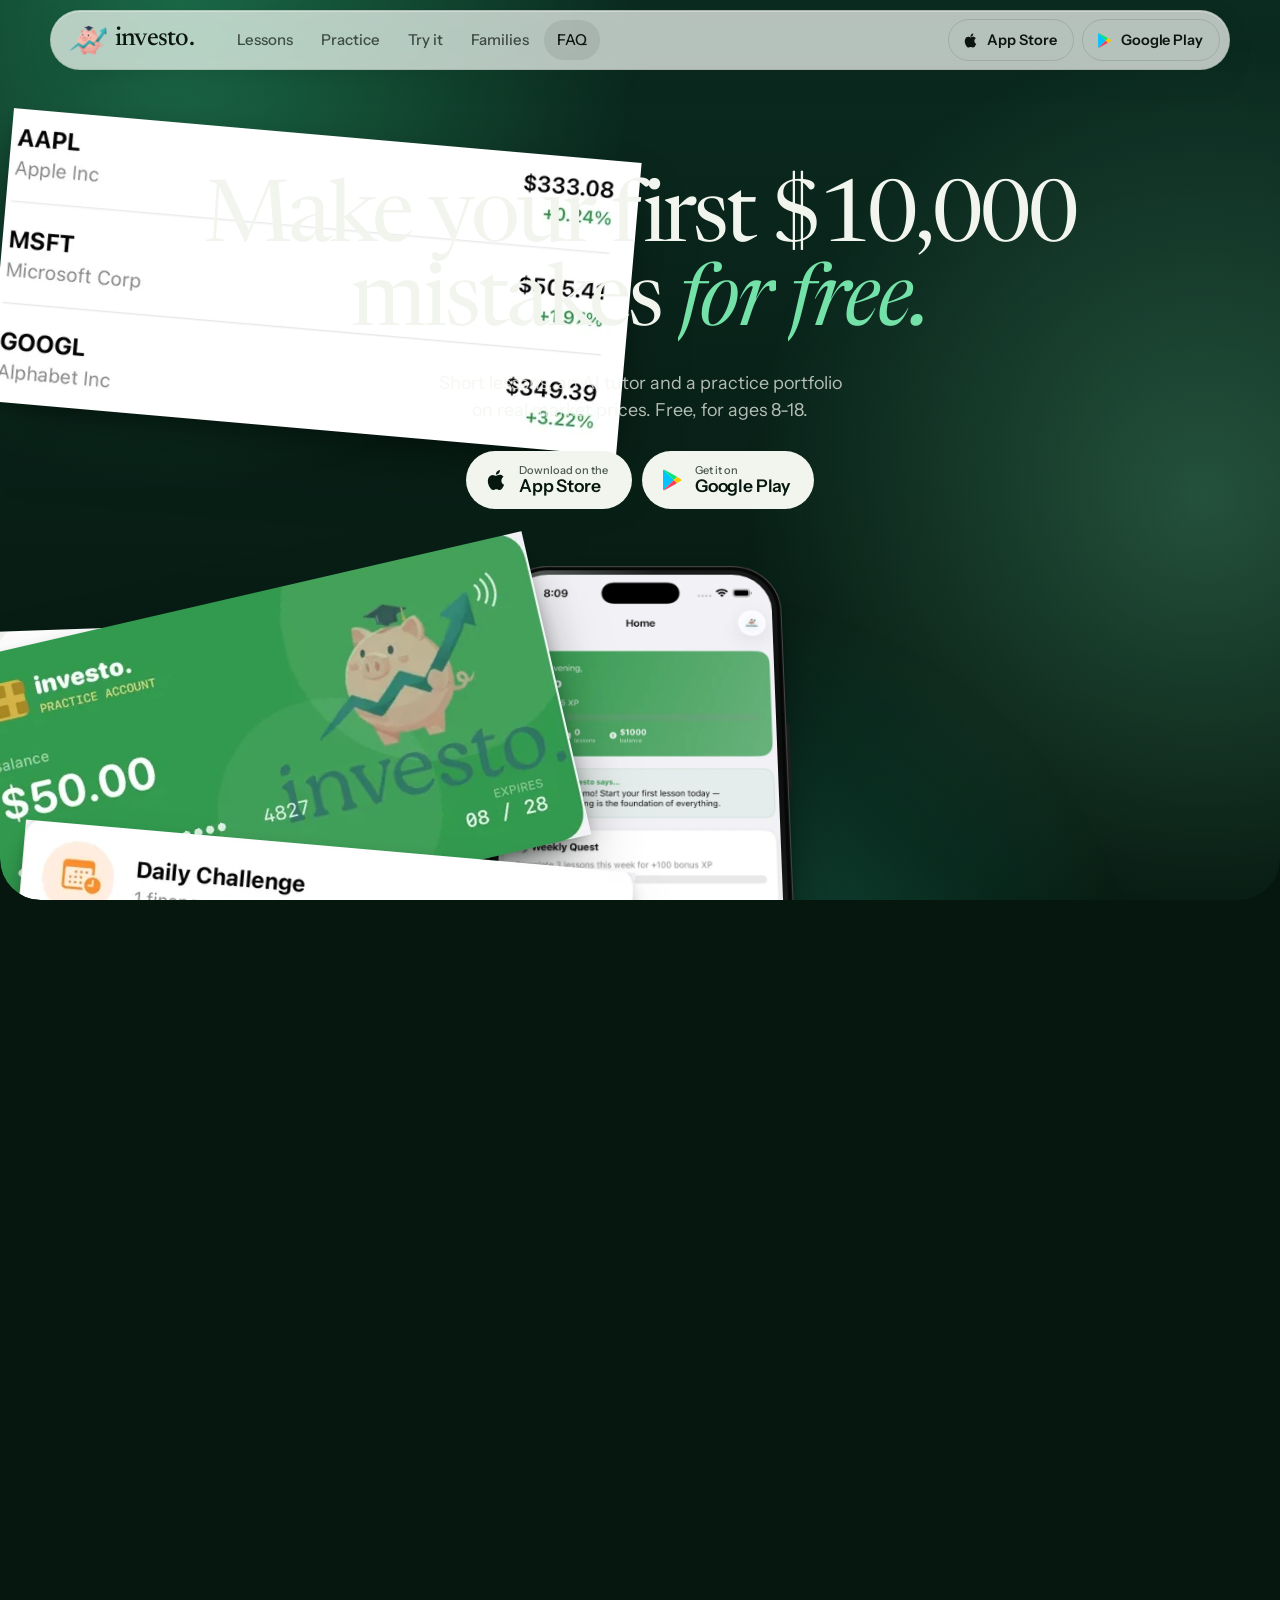
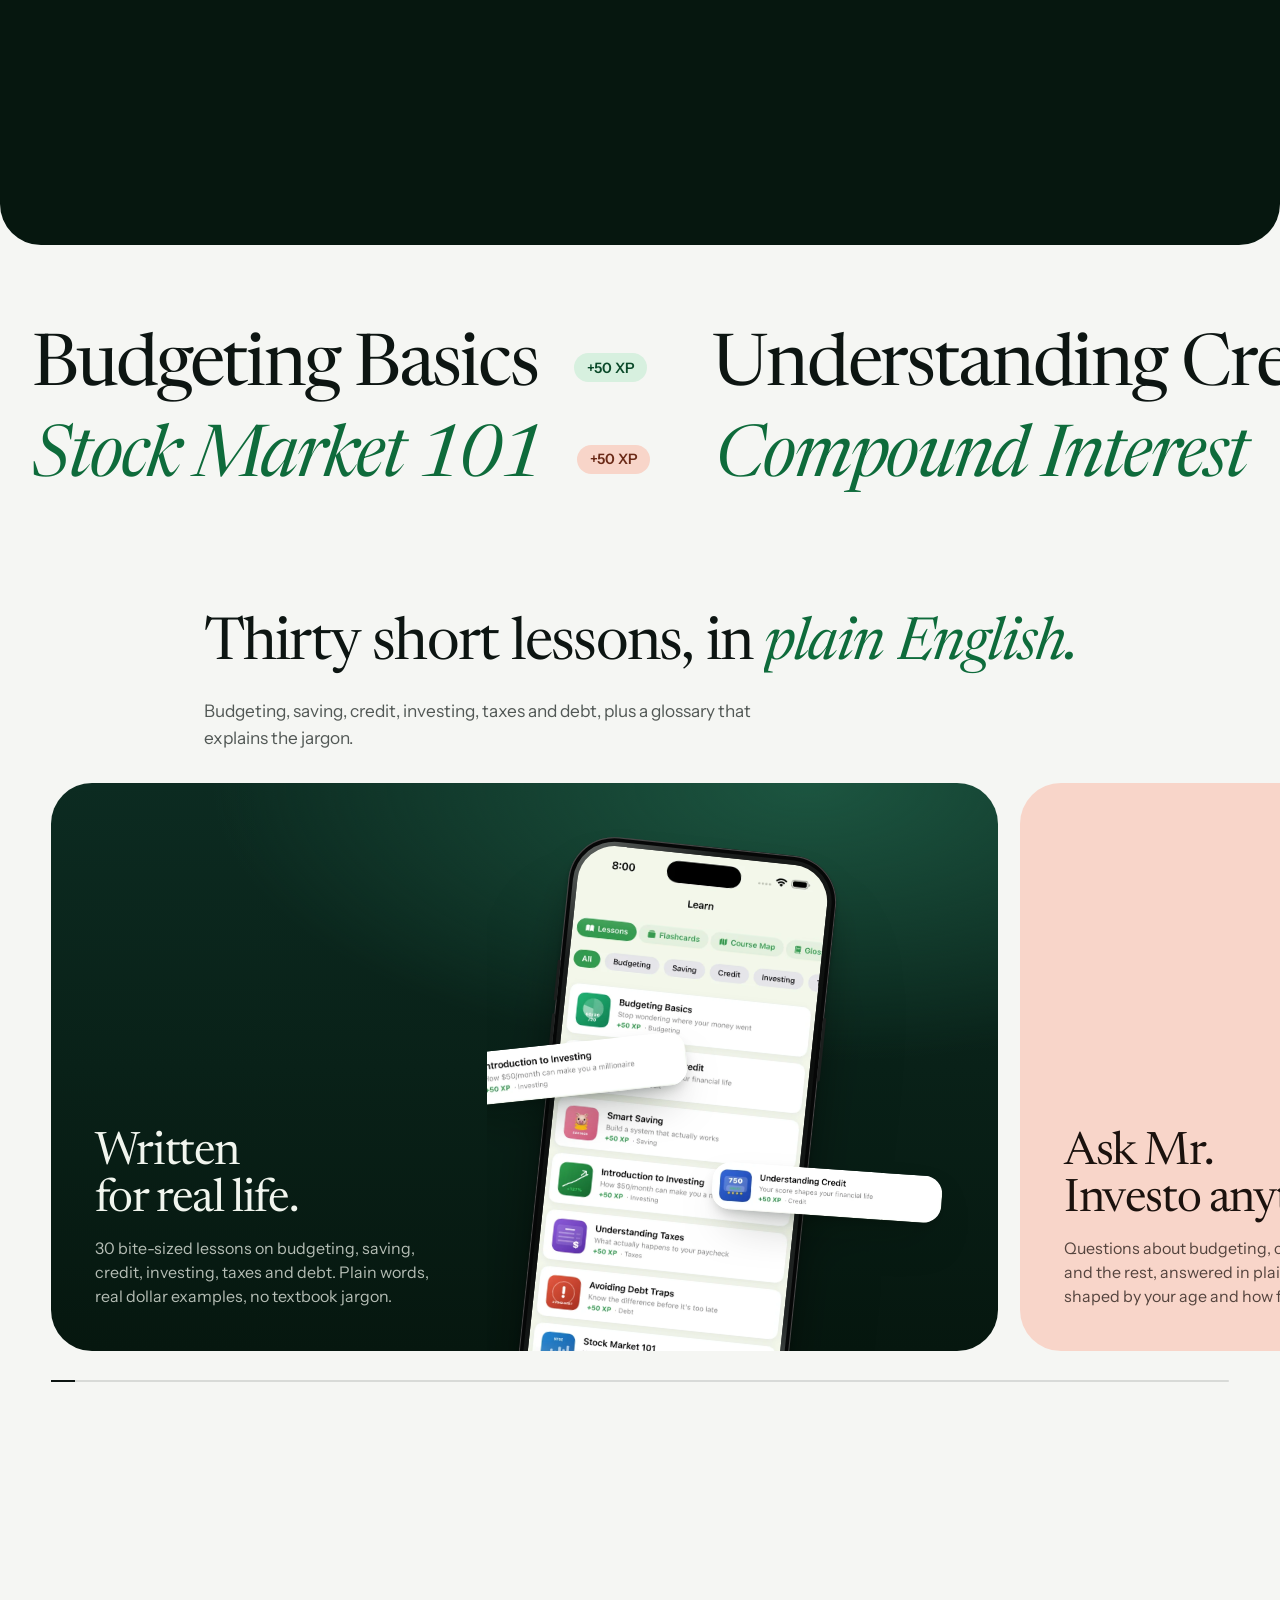
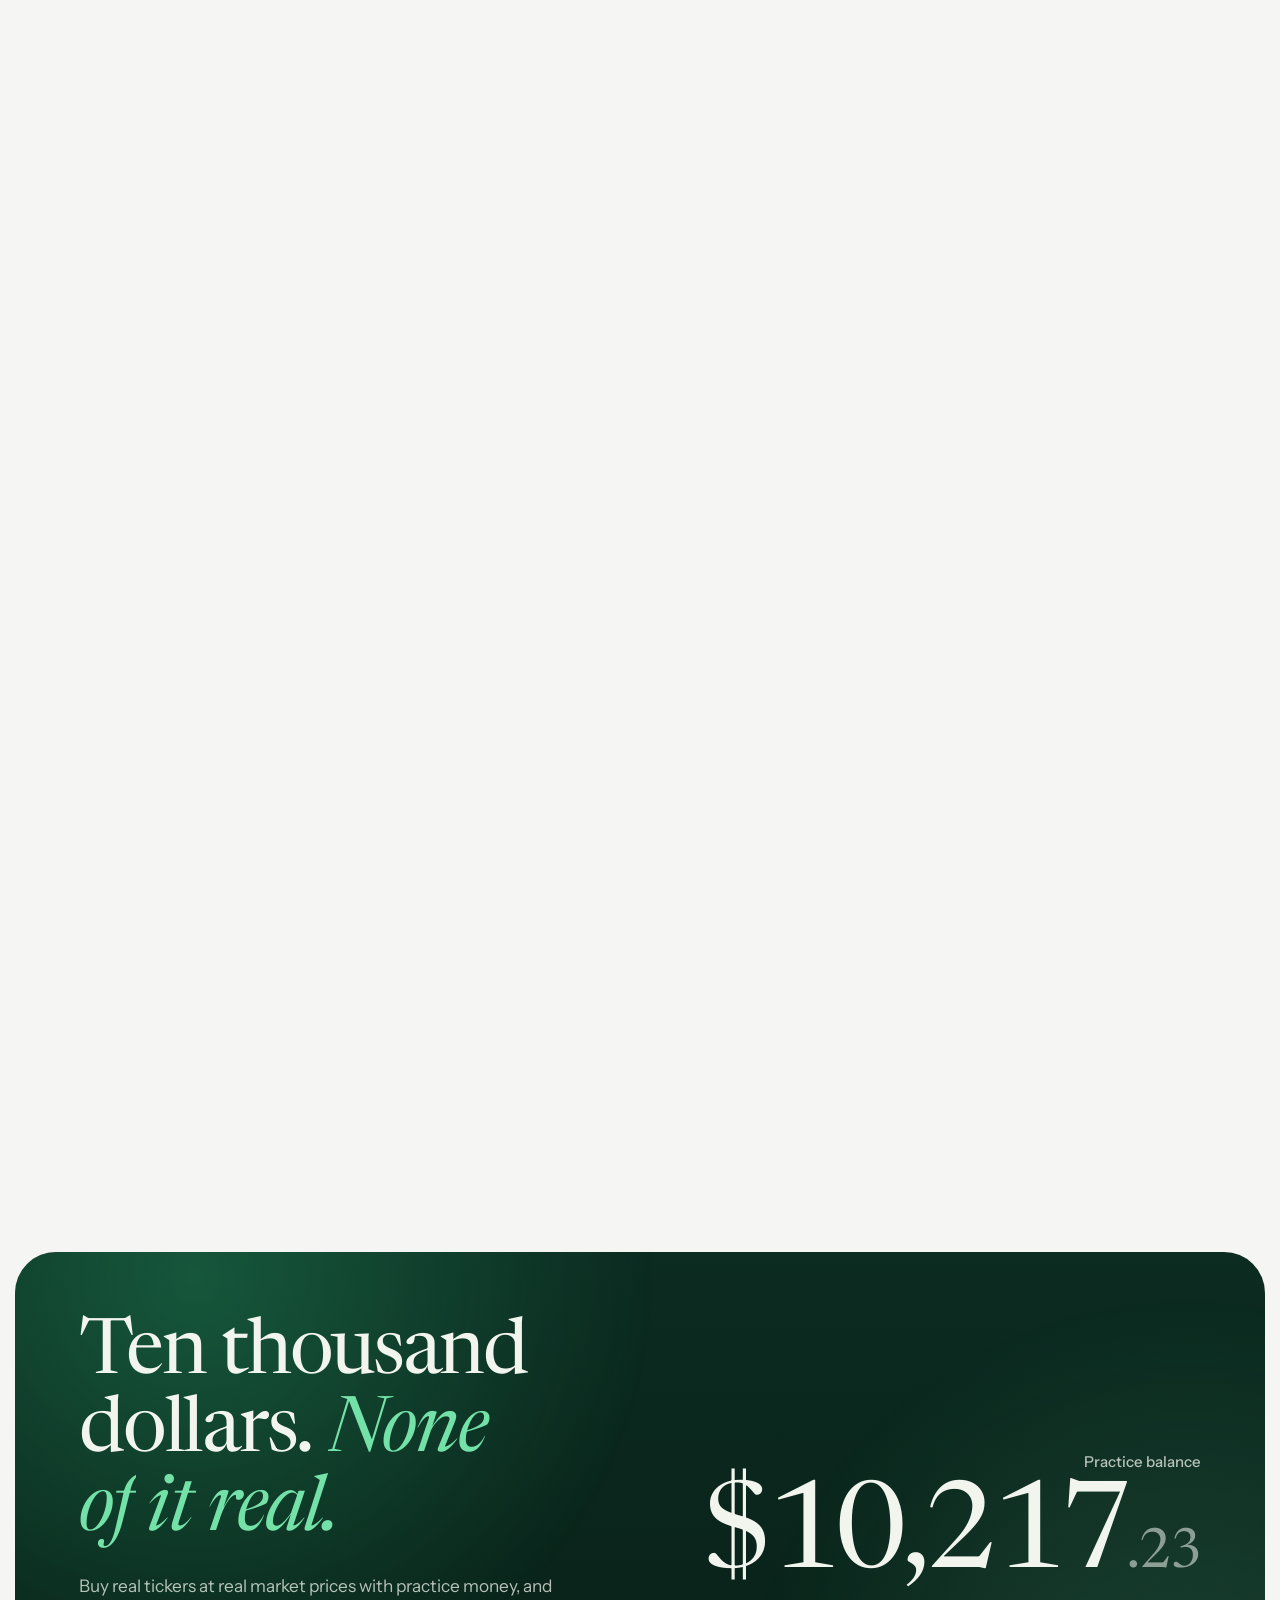
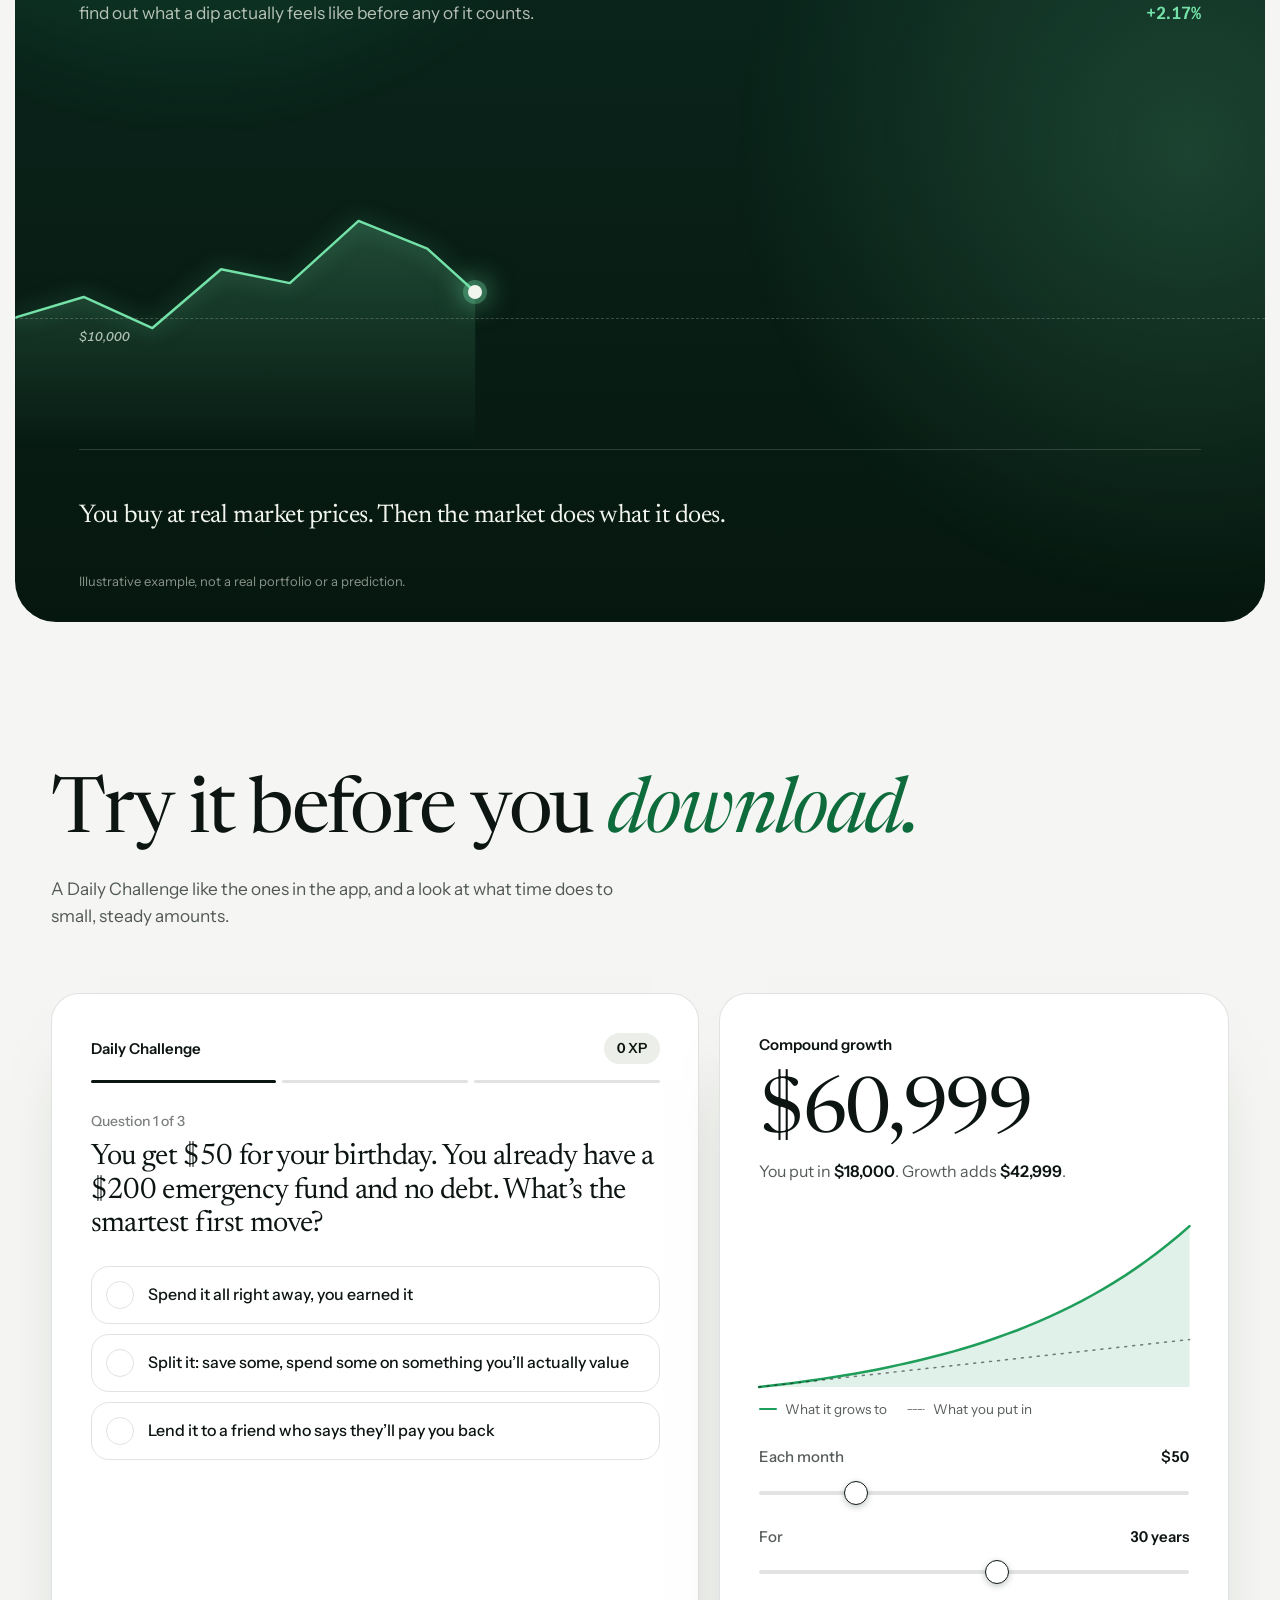
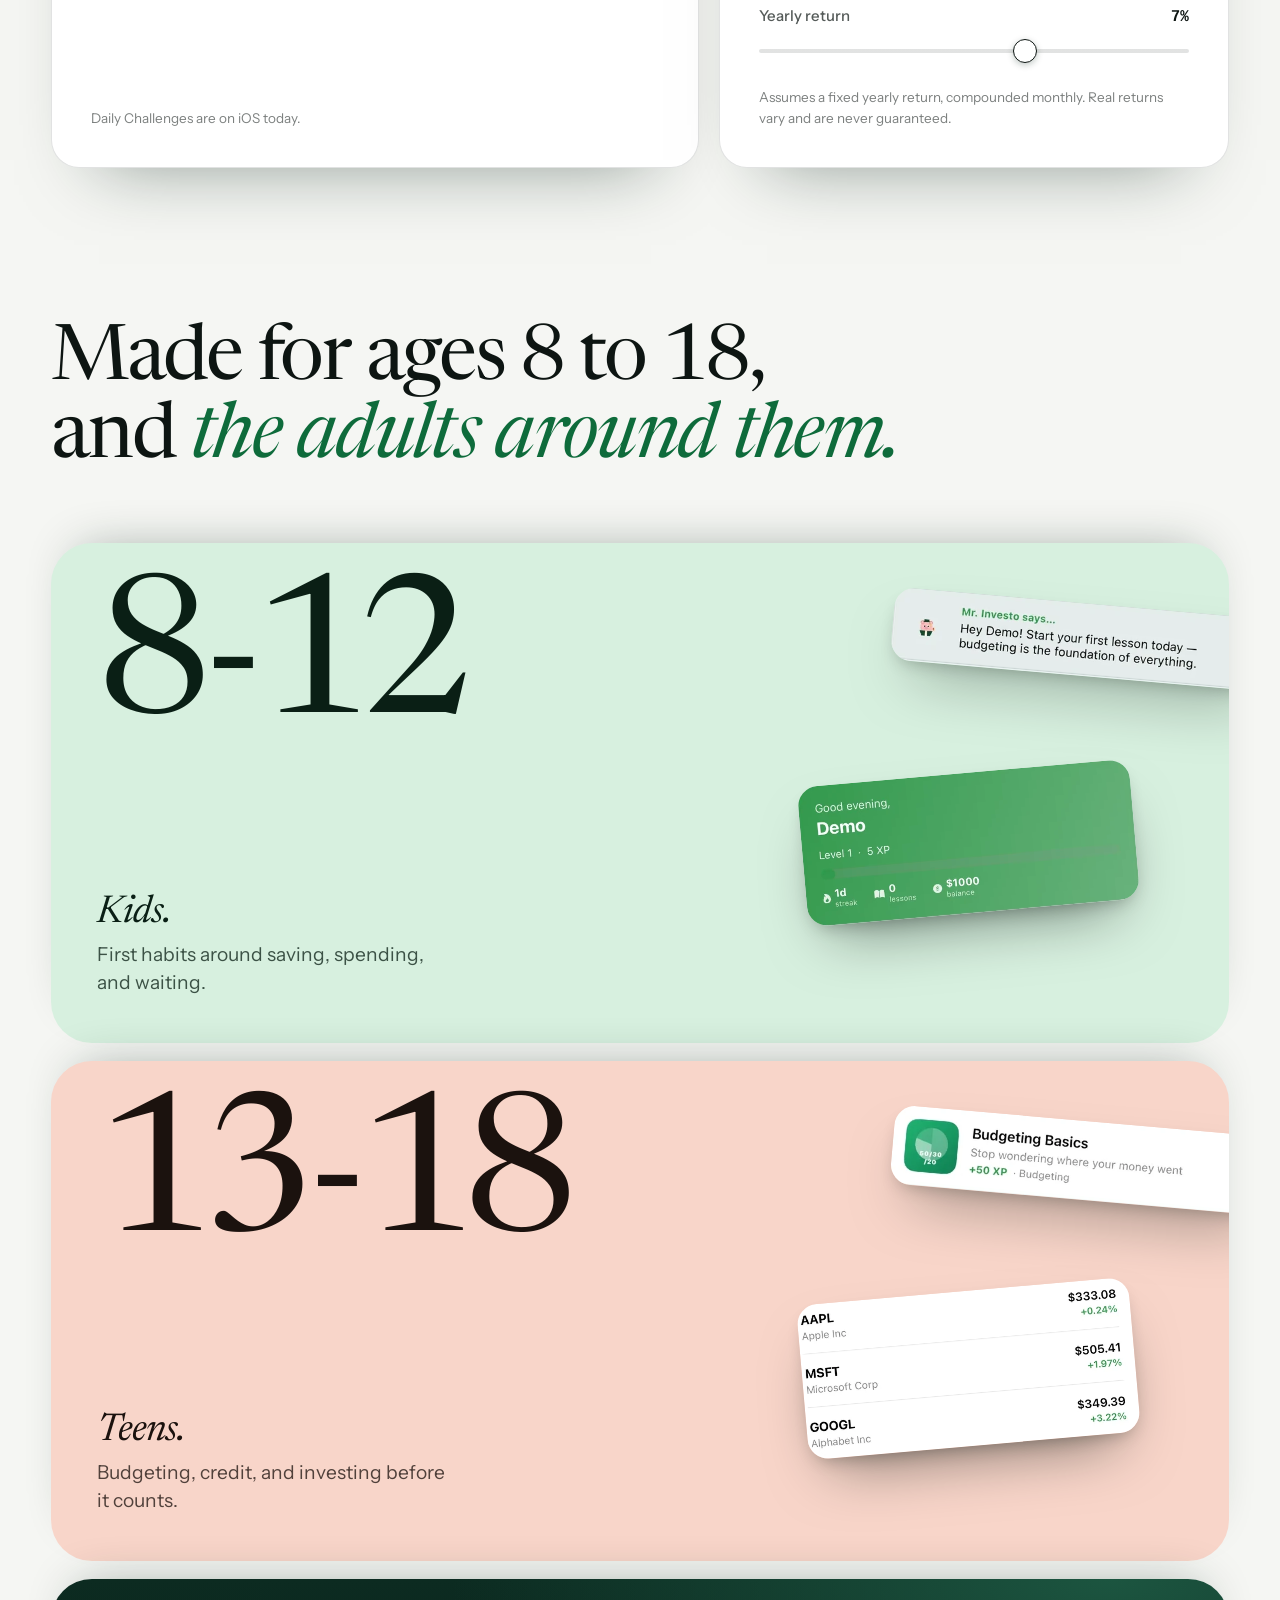
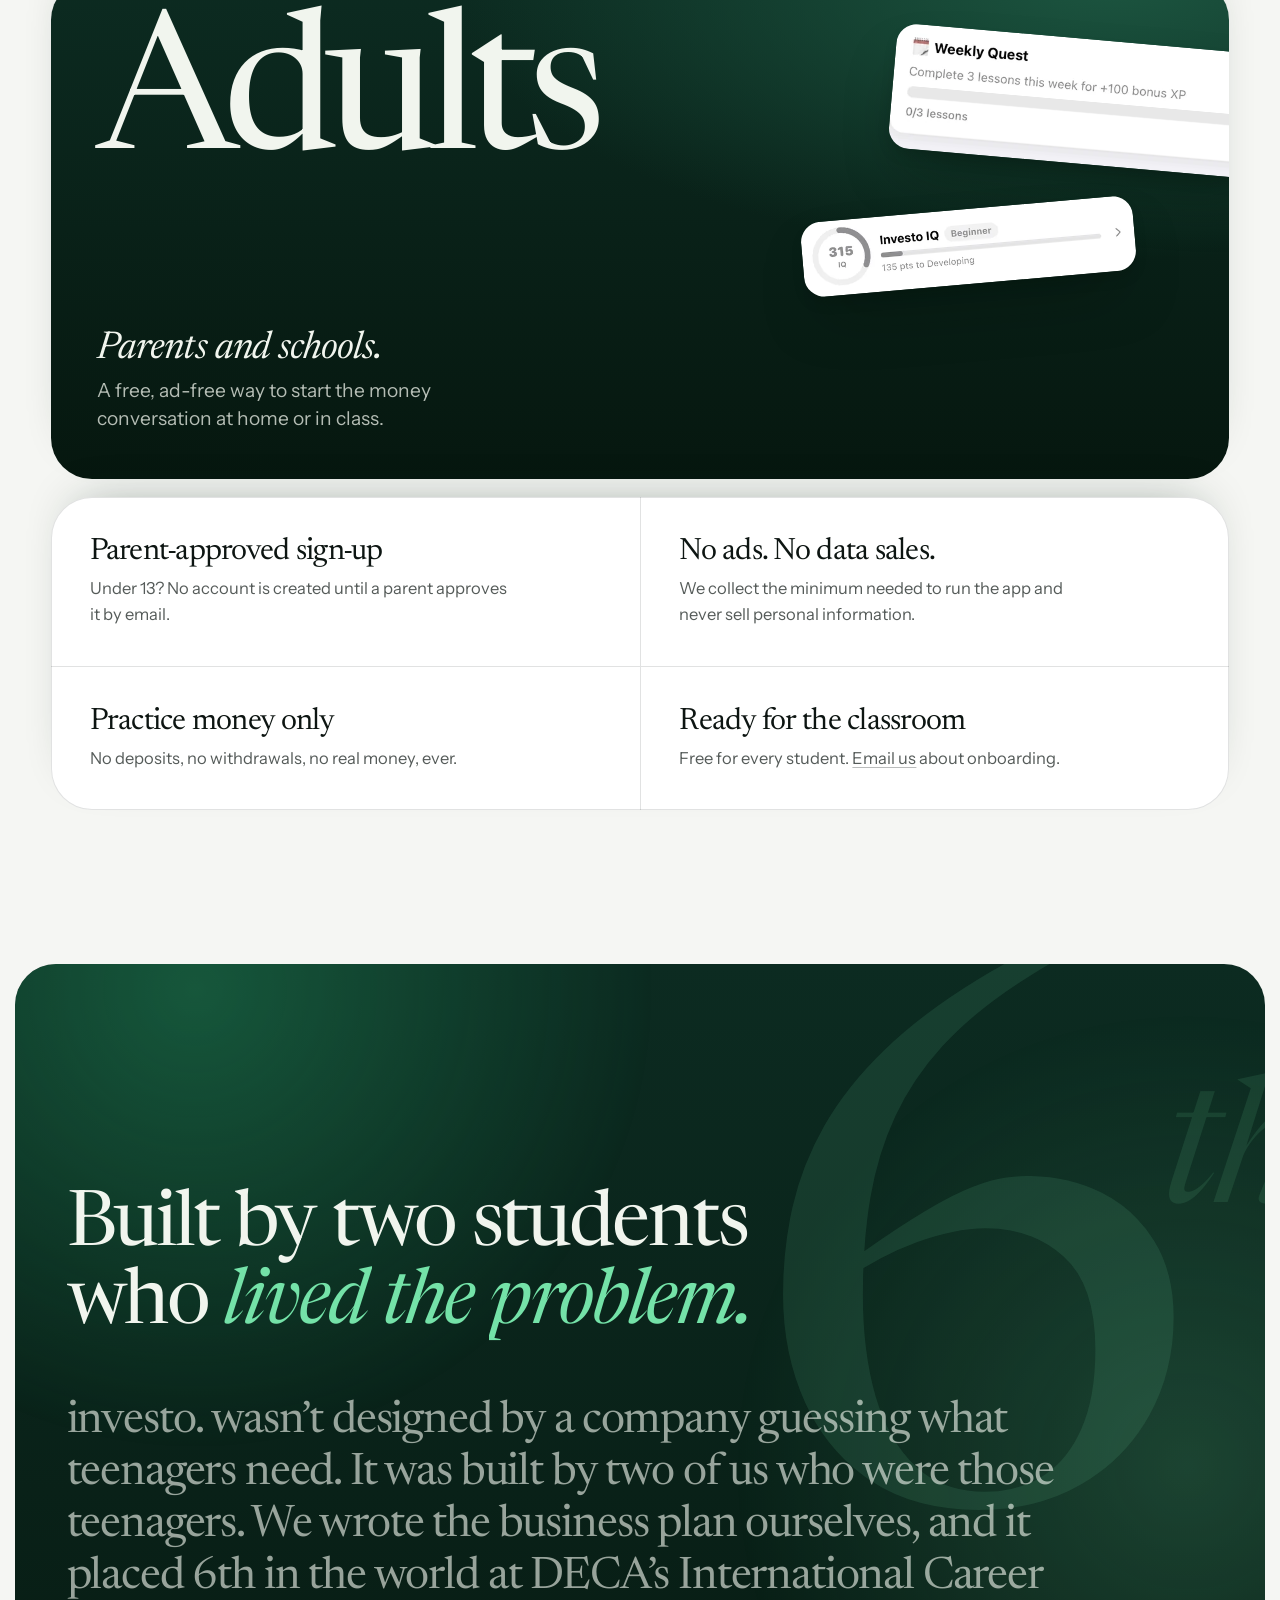
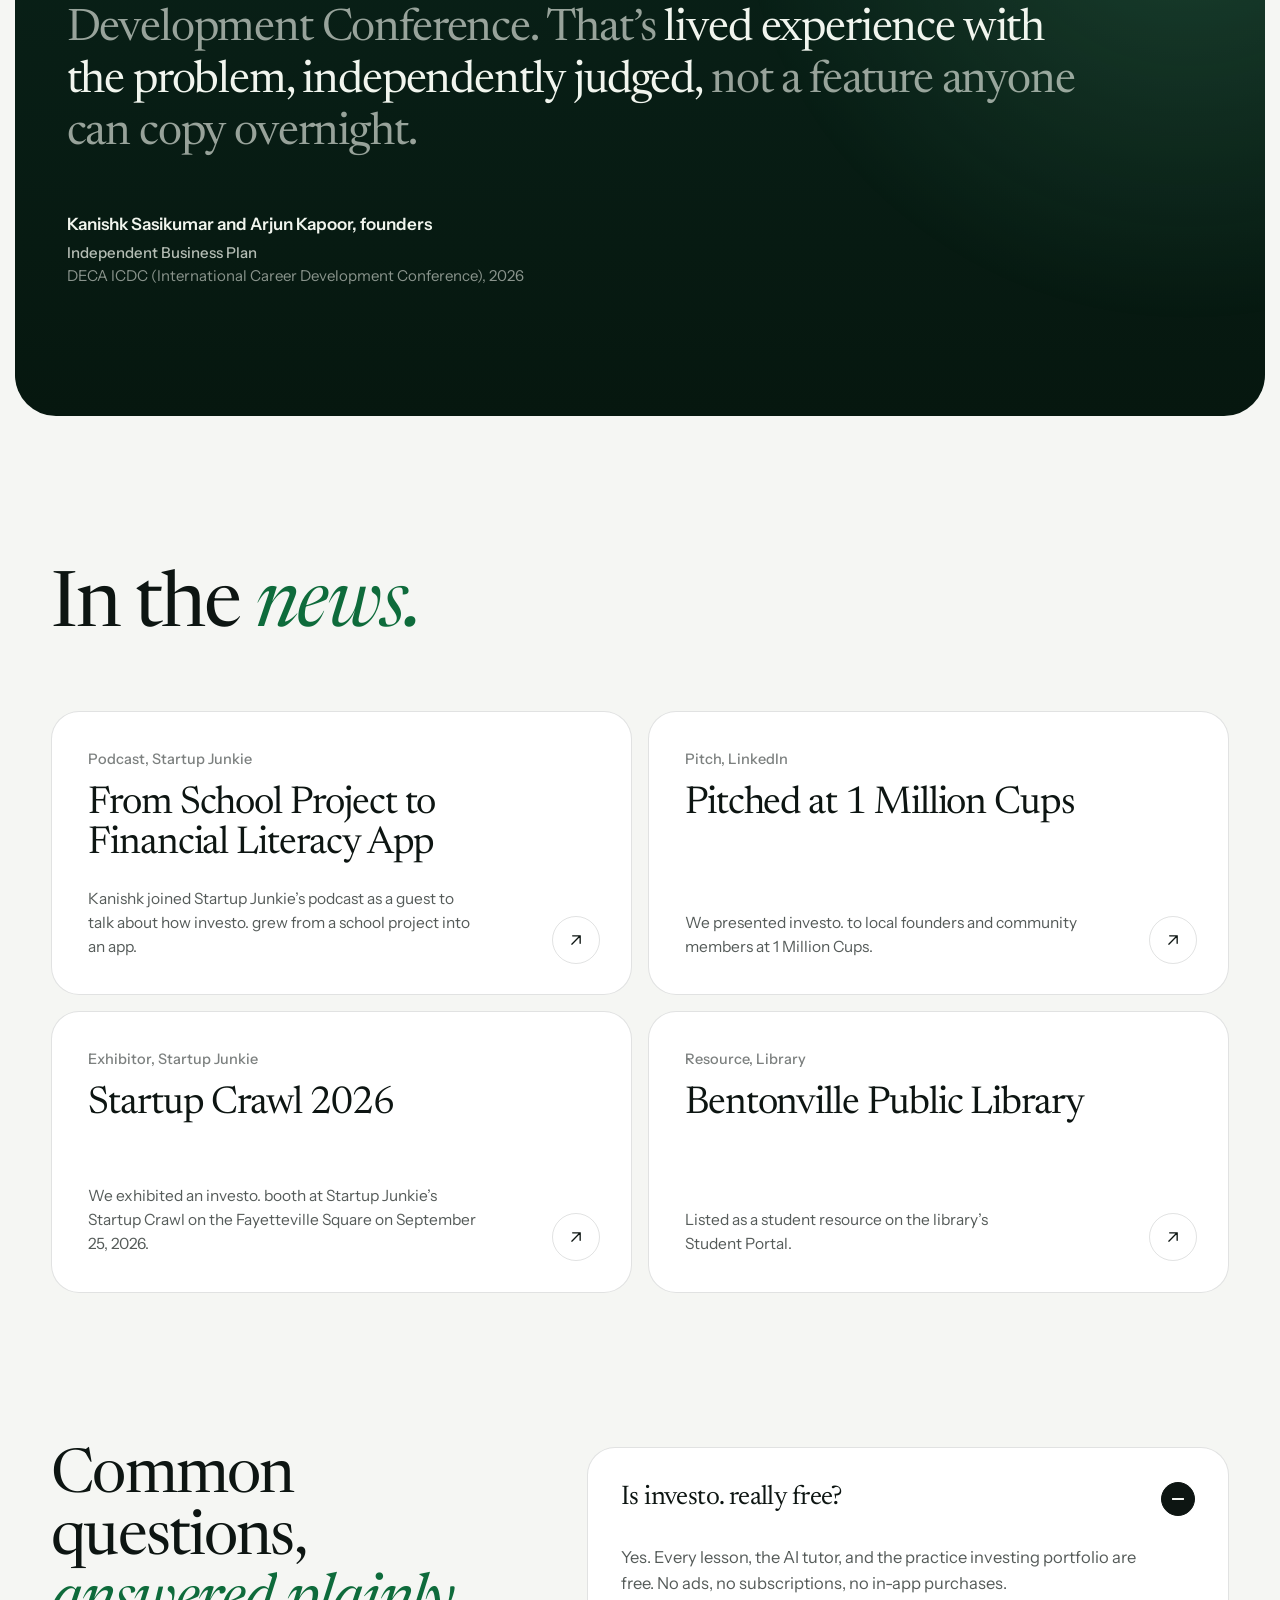
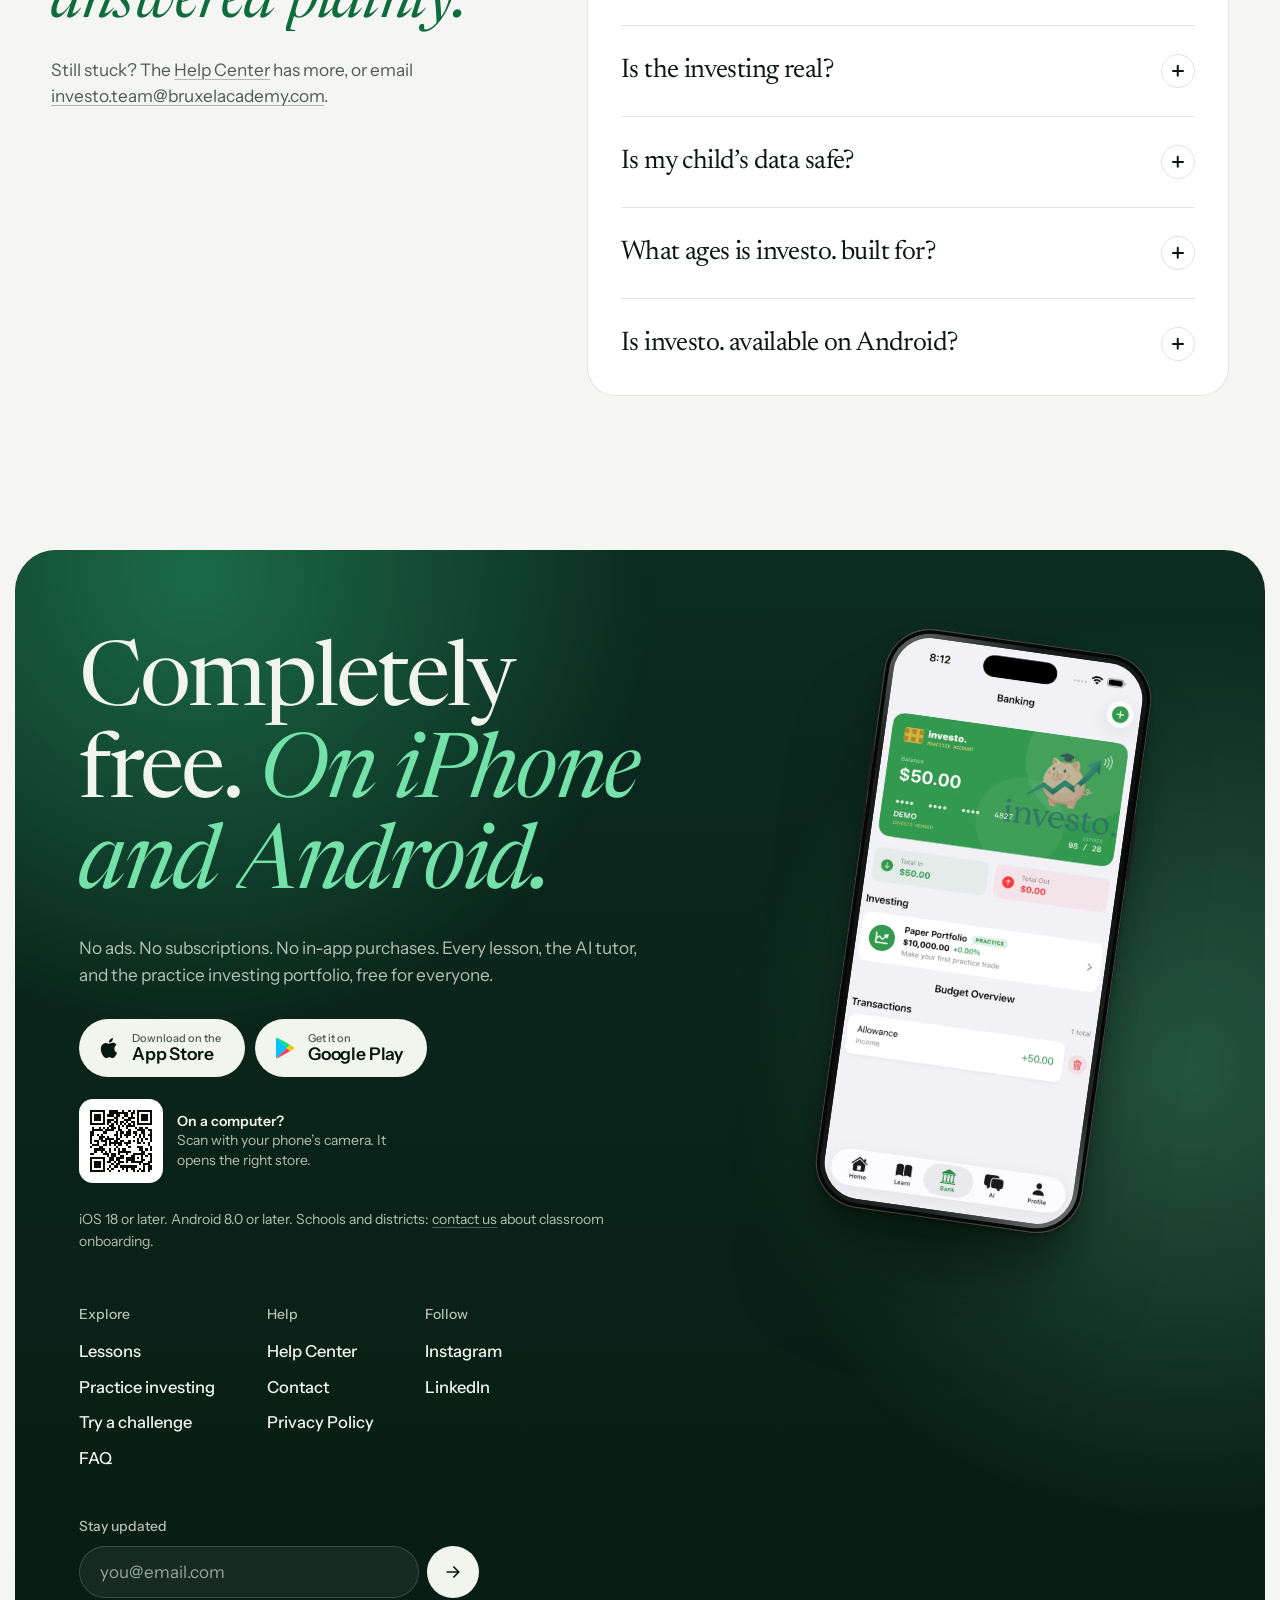
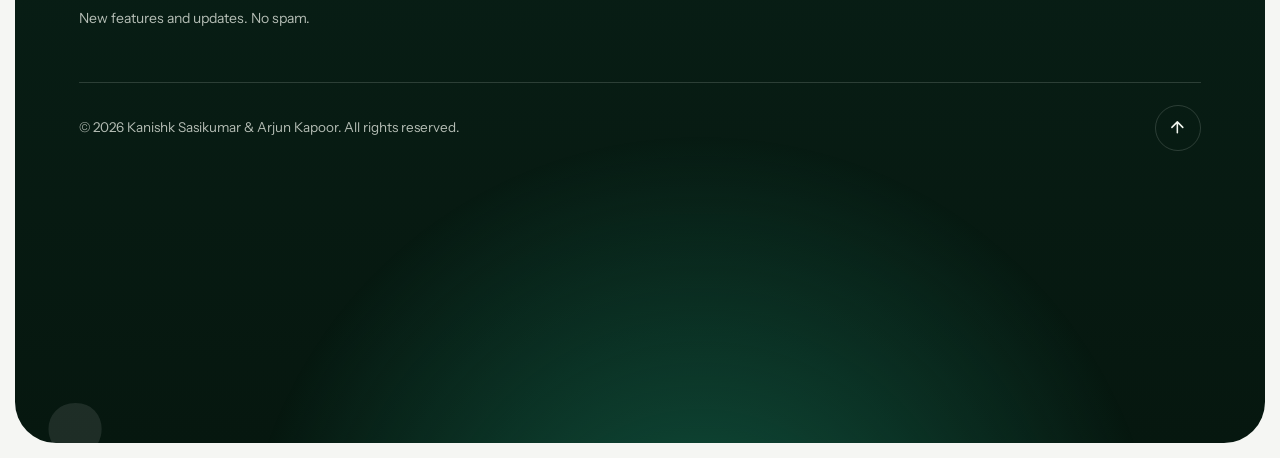
<file: index.html>
<!DOCTYPE html>
<html lang="en" class="no-js">
<head>
    <meta charset="UTF-8">
    <meta name="viewport" content="width=device-width, initial-scale=1.0">
    <title>investo. | Money skills. Built early. Built right.</title>
    <meta name="description" content="investo. is a free financial-literacy app for ages 8-18 (useful at any age): 30 bite-sized lessons, an AI tutor, and a $10,000 practice investing portfolio with real market data. No ads, no subscriptions. On iOS and Android.">
    <meta name="theme-color" content="#0A2219">
    <link rel="canonical" href="https://investo-finance.xyz/">
    <link rel="icon" type="image/png" href="apple-touch-icon.png">
    <link rel="apple-touch-icon" href="apple-touch-icon.png">

    <!-- Open Graph / social share previews -->
    <meta property="og:type" content="website">
    <meta property="og:site_name" content="investo.">
    <meta property="og:title" content="investo. | Make your first $10,000 mistakes for free.">
    <meta property="og:description" content="The free financial-literacy app for ages 8-18: 30 bite-sized lessons, an AI tutor, and a $10,000 practice portfolio on real market prices. No ads, no subscriptions.">
    <meta property="og:image" content="https://investo-finance.xyz/og-image.png">
    <meta property="og:image:width" content="1200">
    <meta property="og:image:height" content="630">
    <meta property="og:url" content="https://investo-finance.xyz">
    <meta name="twitter:card" content="summary_large_image">
    <meta name="twitter:title" content="investo. | Make your first $10,000 mistakes for free.">
    <meta name="twitter:description" content="The free financial-literacy app for ages 8-18: 30 bite-sized lessons, an AI tutor, and a $10,000 practice portfolio on real market prices. No ads, no subscriptions.">
    <meta name="twitter:image" content="https://investo-finance.xyz/og-image.png">

    <script type="application/ld+json">
    {
      "@context": "https://schema.org",
      "@type": "MobileApplication",
      "name": "investo.",
      "alternateName": "Investo: Finance Ed.",
      "description": "A free financial-literacy app for ages 8-18: bite-sized lessons, an AI tutor, and a practice investing portfolio with real market data.",
      "applicationCategory": "EducationalApplication",
      "operatingSystem": "iOS 18 or later, Android 8.0 or later",
      "url": "https://investo-finance.xyz/",
      "image": "https://investo-finance.xyz/og-image.png",
      "audience": { "@type": "PeopleAudience", "suggestedMinAge": 8, "suggestedMaxAge": 18 },
      "offers": { "@type": "Offer", "price": "0", "priceCurrency": "USD" },
      "installUrl": [
        "https://apps.apple.com/us/app/investo-finance-ed/id6761702116",
        "https://play.google.com/store/apps/details?id=com.investo.learnfinance"
      ]
    }
    </script>

        <script>
        (function () {
            // js: scripting is on. sdm: scroll-linked motion is wanted. sd-native: the browser can run it on scroll timelines itself.
            var c = 'js';
            if (!(window.matchMedia && matchMedia('(prefers-reduced-motion: reduce)').matches)) {
                c += ' sdm';
                if (window.CSS && CSS.supports && CSS.supports('animation-timeline: view()') && location.search.indexOf('sdfallback') < 0) c += ' sd-native';
            }
            document.documentElement.className = c;
        })();
    </script>
    <link rel="preconnect" href="https://fonts.googleapis.com">
    <link rel="preconnect" href="https://fonts.gstatic.com" crossorigin>
    <link href="https://fonts.googleapis.com/css2?family=Instrument+Sans:wght@400..700&family=Newsreader:ital,opsz,wght@0,6..72,300..700;1,6..72,300..700&display=swap" rel="stylesheet">
    <link rel="stylesheet" href="styles.css">
    <link rel="stylesheet" href="stores.css">
    <script src="stores.js"></script>
    <link rel="preload" as="image" href="img/screen-home.webp" type="image/webp">
</head>
<body>

    <svg width="0" height="0" style="position:absolute" aria-hidden="true" focusable="false">
        <defs>
            <symbol id="i-apple" viewBox="0 0 24 24"><path fill="currentColor" d="M18.71 19.5c-.83 1.24-1.71 2.45-3.05 2.47-1.34.03-1.77-.79-3.29-.79-1.53 0-2 .77-3.27.82-1.31.05-2.3-1.32-3.14-2.53C4.25 17 2.94 12.45 4.7 9.39c.87-1.52 2.43-2.48 4.12-2.51 1.28-.02 2.5.87 3.29.87.78 0 2.26-1.07 3.8-.91.65.03 2.47.26 3.64 1.98-.09.06-2.17 1.28-2.15 3.81.03 3.02 2.65 4.03 2.68 4.04-.03.07-.42 1.44-1.38 2.83M13 3.5c.73-.83 1.94-1.46 2.94-1.5.13 1.17-.34 2.35-1.04 3.19-.69.85-1.83 1.51-2.95 1.42-.15-1.15.41-2.35 1.05-3.11z"/></symbol>
            <symbol id="i-play" viewBox="0 0 24 24"><path fill="#00C3FF" d="M3.61 1.81 13.79 12 3.61 22.19c-.37-.2-.61-.59-.61-1.09V2.9c0-.5.24-.89.61-1.09z"/><path fill="#00E676" d="M3.61 1.81c.36-.15.82-.12 1.29.15l12.04 6.89L13.79 12z"/><path fill="#FF3D57" d="M3.61 22.19c.36.15.82.12 1.29-.15l12.04-6.89L13.79 12z"/><path fill="#FFC400" d="m16.94 8.85 3.56 2.05c1 .57 1 1.63 0 2.2l-3.56 2.05L13.79 12z"/></symbol>
            <symbol id="i-arrow-ur" viewBox="0 0 24 24"><path d="M7 17 17 7M8 7h9v9"/></symbol>
            <symbol id="i-arrow-r" viewBox="0 0 24 24"><path d="M5 12h14M13 6l6 6-6 6"/></symbol>
            <symbol id="i-up" viewBox="0 0 24 24"><path d="m5 12 7-7 7 7M12 19V5"/></symbol>
            <symbol id="i-check" viewBox="0 0 24 24"><path d="m5 12.5 4.5 4.5L19 7.5"/></symbol>
            <symbol id="i-x" viewBox="0 0 24 24"><path d="M6 6l12 12M18 6 6 18"/></symbol>
        </defs>
    </svg>

    <a class="skip-link" href="#main">Skip to content</a>

    <header class="nav" id="main-nav">
        <div class="nav-inner">
            <a href="#top" class="brand" aria-label="investo. back to top">
                <img src="investo-mark.webp" alt="" class="brand-mark" width="330" height="256">
                <span class="brand-word">investo.</span>
            </a>
            <nav class="nav-links" aria-label="Main">
                <a href="#inside" class="nav-link">Lessons</a>
                <a href="#practice" class="nav-link">Practice</a>
                <a href="#try" class="nav-link">Try it</a>
                <a href="#families" class="nav-link">Families</a>
                <a href="#faq" class="nav-link">FAQ</a>
            </nav>
            <div class="nav-right">
                <div class="nav-stores">
                    <a href="https://apps.apple.com/us/app/investo-finance-ed/id6761702116" target="_blank" rel="noopener" class="nav-store nav-store--apple" aria-label="Download on the App Store"><svg aria-hidden="true"><use href="#i-apple"/></svg><span>App Store</span></a>
                    <a href="https://play.google.com/store/apps/details?id=com.investo.learnfinance" target="_blank" rel="noopener" class="nav-store nav-store--play" aria-label="Get it on Google Play"><svg aria-hidden="true"><use href="#i-play"/></svg><span>Google Play</span></a>
                </div>
                <button type="button" class="nav-menu-btn" id="nav-menu-btn" aria-label="Open menu" aria-expanded="false" aria-controls="nav-menu">
                    <span class="nav-menu-bar"></span>
                    <span class="nav-menu-bar"></span>
                </button>
            </div>
        </div>
        <div class="nav-menu" id="nav-menu" hidden>
            <a href="#inside" class="nav-menu-link">Lessons</a>
            <a href="#practice" class="nav-menu-link">Practice investing</a>
            <a href="#try" class="nav-menu-link">Try a challenge</a>
            <a href="#families" class="nav-menu-link">For families</a>
            <a href="#faq" class="nav-menu-link">FAQ</a>
            <a href="support.html" class="nav-menu-link nav-menu-link--s">Support</a>
            <a href="privacy.html" class="nav-menu-link nav-menu-link--s">Privacy</a>
        </div>
    </header>

    <main id="main">

        <!-- ===== HERO: a sticky scene. The phone tips upright and real pieces of the app gather around it ===== -->
        <section class="hero scene" id="hero" aria-labelledby="hero-heading">
            <span id="top"></span>
            <div class="hero-sticky">
                <div class="aurora" aria-hidden="true"><i></i><i></i><i></i></div>
                <div class="hero-copy" id="hero-copy" data-sd="scene">
                    <h1 class="hero-title" id="hero-heading" aria-label="Make your first $10,000 mistakes for free."><span class="hw" aria-hidden="true"><span>Make</span></span> <span class="hw" aria-hidden="true"><span>your</span></span> <span class="hw" aria-hidden="true"><span>first</span></span> <span class="hw" aria-hidden="true"><span>$10,000</span></span> <span class="hw" aria-hidden="true"><span>mistakes</span></span> <span class="hw hw--em" aria-hidden="true"><span>for</span></span> <span class="hw hw--em" aria-hidden="true"><span>free.</span></span></h1>
                    <p class="hero-sub">Short lessons, an AI tutor and a practice portfolio on real market prices. Free, for ages 8-18.</p>
                    <div class="store-buttons">
                        <a href="https://apps.apple.com/us/app/investo-finance-ed/id6761702116" target="_blank" rel="noopener" class="store-btn store-btn--apple magnetic" aria-label="Download on the App Store"><svg class="store-btn-icon" aria-hidden="true"><use href="#i-apple"/></svg><span class="store-btn-text"><small>Download on the</small><strong>App Store</strong></span></a>
                        <a href="https://play.google.com/store/apps/details?id=com.investo.learnfinance" target="_blank" rel="noopener" class="store-btn store-btn--play magnetic" aria-label="Get it on Google Play"><svg class="store-btn-icon" aria-hidden="true"><use href="#i-play"/></svg><span class="store-btn-text"><small>Get it on</small><strong>Google Play</strong></span></a>
                    </div>
                </div>
                <div class="hero-world">
                    <div class="frag frag--stocks" data-sd="scene"><div class="frag-in"><img class="" src="img/frag-stocks.webp" alt="" width="630" height="294"></div></div>
                    <div class="frag frag--lesson" data-sd="scene"><div class="frag-in"><img class="" src="img/frag-lesson-b.webp" alt="" width="613" height="126"></div></div>
                    <div class="hero-device" data-sd="scene"><div class="hero-tilt" data-sd="scene"><div class="phone "><img src="img/screen-home.webp" alt="The Home screen in the investo. app" width="660" height="1434" fetchpriority="high"></div></div></div>
                    <div class="frag frag--card" data-sd="scene"><div class="frag-in"><img class="" src="img/frag-card.webp" alt="" width="594" height="311"></div></div>
                    <div class="frag frag--ask" data-sd="scene"><div class="frag-in"><img class="" src="img/frag-ask.webp" alt="" width="291" height="57"></div></div>
                    <div class="frag frag--iq" data-sd="scene"><div class="frag-in"><img class="" src="img/frag-iq.webp" alt="" width="612" height="138"></div></div>
                    <div class="frag frag--daily" data-sd="scene"><div class="frag-in"><img class="" src="img/frag-daily.webp" alt="" width="612" height="112"></div></div>
                </div>
            </div>
        </section>

        <!-- ===== LESSON MARQUEE ===== -->
        <div class="mq" aria-hidden="true">
            <div class="mq-row"><div class="mq-run"><span class="mq-item">Budgeting Basics<i>+50 XP</i></span><span class="mq-item">Understanding Credit<i>+50 XP</i></span><span class="mq-item">Smart Saving<i>+50 XP</i></span><span class="mq-item">Introduction to Investing<i>+50 XP</i></span><span class="mq-item">Understanding Taxes<i>+50 XP</i></span><span class="mq-item">Avoiding Debt Traps<i>+50 XP</i></span></div><div class="mq-run"><span class="mq-item">Budgeting Basics<i>+50 XP</i></span><span class="mq-item">Understanding Credit<i>+50 XP</i></span><span class="mq-item">Smart Saving<i>+50 XP</i></span><span class="mq-item">Introduction to Investing<i>+50 XP</i></span><span class="mq-item">Understanding Taxes<i>+50 XP</i></span><span class="mq-item">Avoiding Debt Traps<i>+50 XP</i></span></div></div>
            <div class="mq-row mq-row--rev"><div class="mq-run"><span class="mq-item">Stock Market 101<i>+50 XP</i></span><span class="mq-item">Compound Interest<i>+50 XP</i></span><span class="mq-item">Setting Financial Goals<i>+50 XP</i></span><span class="mq-item">Real Estate Basics<i>+50 XP</i></span><span class="mq-item">Crypto and Digital Assets<i>+50 XP</i></span><span class="mq-item">Emergency Funds<i>+50 XP</i></span></div><div class="mq-run"><span class="mq-item">Stock Market 101<i>+50 XP</i></span><span class="mq-item">Compound Interest<i>+50 XP</i></span><span class="mq-item">Setting Financial Goals<i>+50 XP</i></span><span class="mq-item">Real Estate Basics<i>+50 XP</i></span><span class="mq-item">Crypto and Digital Assets<i>+50 XP</i></span><span class="mq-item">Emergency Funds<i>+50 XP</i></span></div></div>
        </div>

        <!-- ===== LESSONS: a gallery that pans sideways as you scroll (swipeable on phones) ===== -->
        <section class="gallery scene" id="inside" aria-labelledby="inside-h">
            <div class="gallery-sticky">
                <header class="gallery-head wrap">
                    <h2 class="h2 split" id="inside-h">Thirty short lessons, in <em>plain English.</em></h2>
                    <p class="lede rv">Budgeting, saving, credit, investing, taxes and debt, plus a glossary that explains the jargon.</p>
                </header>
                <div class="gallery-view" id="gallery-view">
                    <div class="gallery-track" data-sd="scene">
                    <article class="panel panel--ev" style="--a:-14;--b:40">
                        <div class="panel-copy">
                            <h3 class="panel-title">Written for real life.</h3>
                            <p class="panel-text">30 bite-sized lessons on budgeting, saving, credit, investing, taxes and debt. Plain words, real dollar examples, no textbook jargon.</p>
                        </div>
                        <div class="panel-art" aria-hidden="false">
                            <div class="panel-drift" data-sd="scene"><div class="phone "><img src="img/screen-learn.webp" alt="The Learn screen, listing lessons such as Budgeting Basics and Understanding Credit" width="660" height="1434" loading="lazy" decoding="async"></div><img class="pfrag pfrag--a" src="img/frag-lesson-b.webp" alt="" width="613" height="126" loading="lazy" decoding="async"><img class="pfrag pfrag--b" src="img/frag-lesson-c.webp" alt="" width="613" height="126" loading="lazy" decoding="async"></div>
                        </div>
                    </article>
                    <article class="panel panel--peach" style="--a:8;--b:62">
                        <div class="panel-copy">
                            <h3 class="panel-title">Ask Mr. Investo anything.</h3>
                            <p class="panel-text">Questions about budgeting, credit, investing and the rest, answered in plain English and shaped by your age and how far you&rsquo;ve got.</p>
                        </div>
                        <div class="panel-art" aria-hidden="false">
                            <div class="panel-drift" data-sd="scene"><div class="phone "><img src="img/screen-advisor.webp" alt="The AI Advisor screen, where Mr. Investo answers a question about how to start investing" width="660" height="1434" loading="lazy" decoding="async"></div><img class="pfrag pfrag--a" src="img/frag-ask.webp" alt="" width="291" height="57" loading="lazy" decoding="async"><img class="pfrag pfrag--b" src="img/frag-says.webp" alt="" width="612" height="116" loading="lazy" decoding="async"></div>
                        </div>
                    </article>
                    <article class="panel panel--mint" style="--a:30;--b:84">
                        <div class="panel-copy">
                            <h3 class="panel-title">A bank account for practice.</h3>
                            <p class="panel-text">A demo banking dashboard for trying budgets and watching spending, so you learn what &ldquo;on track&rdquo; feels like before it&rsquo;s your own money.</p>
                        </div>
                        <div class="panel-art" aria-hidden="false">
                            <div class="panel-drift" data-sd="scene"><div class="phone "><img src="img/screen-banking.webp" alt="The Banking screen, with a practice card, balance and paper portfolio" width="660" height="1434" loading="lazy" decoding="async"></div><img class="pfrag pfrag--a" src="img/frag-card.webp" alt="" width="594" height="311" loading="lazy" decoding="async"><img class="pfrag pfrag--b" src="img/frag-portfolio.webp" alt="" width="610" height="124" loading="lazy" decoding="async"></div>
                        </div>
                    </article>
                    <article class="panel panel--paper" style="--a:52;--b:106">
                        <div class="panel-copy">
                            <h3 class="panel-title">One money decision a day.</h3>
                            <p class="panel-text">Daily Challenges, XP and streaks turn one finance question a day into a habit. Daily Challenges are iOS only for now.</p>
                        </div>
                        <div class="panel-art" aria-hidden="false">
                            <div class="panel-drift" data-sd="scene"><div class="phone "><img src="img/screen-home.webp" alt="The Home screen, with level, streak, Daily Challenge and Investo IQ" width="660" height="1434" loading="lazy" decoding="async"></div><img class="pfrag pfrag--a" src="img/frag-daily.webp" alt="" width="612" height="112" loading="lazy" decoding="async"><img class="pfrag pfrag--b" src="img/frag-quest.webp" alt="" width="612" height="199" loading="lazy" decoding="async"></div>
                        </div>
                    </article>
                    <article class="panel panel--figures">
                        <dl class="figures">
                            <div class="figure"><dd><span class="num" data-count-to="30">30</span></dd><dt>Lessons</dt></div>
                            <div class="figure"><dd><span class="num" data-count-to="71">71</span></dd><dt>Glossary terms</dt></div>
                            <div class="figure"><dd><span class="num" data-count-to="12">12</span></dd><dt>Course units <b class="ios-tag">iOS</b></dt></div>
                            <div class="figure"><dd><span class="num" data-count-to="60" data-suffix="+">60+</span></dd><dt>Flashcards <b class="ios-tag">iOS</b></dt></div>
                        </dl>
                    </article>
                    </div>
                </div>
                <div class="gallery-bar" aria-hidden="true"><i data-sd="scene"></i></div>
            </div>
        </section>

        <!-- ===== PRACTICE: hold or sell ===== -->
        <section class="practice" id="practice" aria-labelledby="practice-h">
            <div class="stage-card dip" id="dip" data-sd="view">
                <div class="aurora aurora--soft" aria-hidden="true"><i></i><i></i></div>
                <div class="dip-head">
                    <div>
                        <h2 class="h2 split" id="practice-h">Ten thousand dollars. <em>None of it real.</em></h2>
                        <p class="lede rv">Buy real tickers at real market prices with practice money, and find out what a dip actually feels like before any of it counts.</p>
                    </div>
                    <div class="dip-balance">
                        <p class="dip-label" id="dip-label">Starting balance, practice money</p>
                        <p class="dip-value" id="dip-value">$10,000<span>.00</span></p>
                        <p class="dip-delta" id="dip-delta" aria-hidden="true">&nbsp;</p>
                    </div>
                </div>

                <div class="dip-chart" id="dip-chart" aria-hidden="true">
                    <i class="dip-base"><b>$10,000</b></i>
                    <div class="dip-layer dip-layer--market" id="dip-market"><svg viewBox="0 0 1200 400" preserveAspectRatio="none"><path id="dip-market-line" fill="none" stroke="currentColor" stroke-width="2" stroke-dasharray="2 7" stroke-linecap="round" vector-effect="non-scaling-stroke" d=""/></svg></div>
                    <div class="dip-layer" id="dip-you">
                        <svg viewBox="0 0 1200 400" preserveAspectRatio="none">
                            <defs><linearGradient id="dip-grad" x1="0" y1="0" x2="0" y2="1"><stop offset="0%" stop-color="currentColor" stop-opacity="0.34"/><stop offset="100%" stop-color="currentColor" stop-opacity="0"/></linearGradient></defs>
                            <path id="dip-area" fill="url(#dip-grad)" d=""/>
                            <path id="dip-line" fill="none" stroke="currentColor" stroke-width="2.5" stroke-linejoin="round" stroke-linecap="round" vector-effect="non-scaling-stroke" d=""/>
                        </svg>
                    </div>
                    <i class="dip-dot" id="dip-dot"></i>
                </div>

                <div class="dip-panel">
                    <p class="dip-msg" id="dip-msg" aria-live="polite">An example portfolio. Watch what happens after you buy.</p>
                    <div class="dip-actions" id="dip-actions">
                        <button type="button" class="btn btn--light" id="dip-hold" hidden>Hold</button>
                        <button type="button" class="btn btn--line" id="dip-sell" hidden>Sell everything</button>
                        <button type="button" class="btn btn--line" id="dip-replay" hidden>Play it again</button>
                    </div>
                </div>
                <p class="dip-note">Illustrative example, not a real portfolio or a prediction.</p>
            </div>
        </section>

        <!-- ===== TRY IT ===== -->
        <section class="section try" id="try" aria-labelledby="try-h">
            <div class="wrap">
                <header class="head">
                    <h2 class="h2 split" id="try-h">Try it before you <em>download.</em></h2>
                    <p class="lede rv">A Daily Challenge like the ones in the app, and a look at what time does to small, steady amounts.</p>
                </header>
                <div class="try-grid">
                    <div class="tiltin" data-sd="view">
                    <div class="quiz card spot" id="quiz" data-total="3">
                        <div class="quiz-top">
                            <span class="quiz-tag">Daily Challenge</span>
                            <span class="quiz-xp" id="quiz-xp" aria-live="polite">0 XP</span>
                        </div>
                        <div class="quiz-steps" id="quiz-steps" aria-hidden="true"><i class="is-now"></i><i></i><i></i></div>
                        <div class="quiz-body" id="quiz-body">
                            <p class="quiz-count" id="quiz-count">Question 1 of 3</p>
                            <p class="quiz-q" id="quiz-q"></p>
                            <div class="quiz-options" id="quiz-options" role="group" aria-labelledby="quiz-q"></div>
                            <div class="quiz-feedback" id="quiz-feedback" aria-live="polite"></div>
                            <button type="button" class="btn btn--ink quiz-next" id="quiz-next" hidden>Next question <svg class="i" aria-hidden="true"><use href="#i-arrow-r"/></svg></button>
                        </div>
                        <div class="quiz-done" id="quiz-done" hidden>
                            <p class="quiz-score" id="quiz-score"></p>
                            <p class="quiz-msg" id="quiz-msg"></p>
                            <div class="quiz-actions">
                                <a href="#download" class="btn btn--ink">Get the app <svg class="i" aria-hidden="true"><use href="#i-arrow-r"/></svg></a>
                                <button type="button" class="btn btn--ghost" id="quiz-reset">Try again</button>
                            </div>
                        </div>
                        <p class="card-fine">Daily Challenges are on iOS today.</p>
                    </div>
                    </div>

                    <div class="tiltin tiltin--b" data-sd="view">
                    <div class="sim card spot" id="sim">
                        <p class="quiz-tag">Compound growth</p>
                        <p class="sim-out"><span class="sim-value" id="sim-value">$0</span></p>
                        <p class="sim-sub" id="sim-sub" aria-live="polite"></p>
                        <svg class="sim-chart" viewBox="0 0 400 150" preserveAspectRatio="none" aria-hidden="true">
                            <path id="sim-area" d=""/>
                            <path id="sim-line" fill="none" vector-effect="non-scaling-stroke" d=""/>
                            <path id="sim-paid" fill="none" vector-effect="non-scaling-stroke" d=""/>
                        </svg>
                        <div class="sim-legend" aria-hidden="true"><span class="k k--v">What it grows to</span><span class="k k--p">What you put in</span></div>
                        <div class="sim-fields">
                            <label class="field"><span class="field-l">Each month <output id="sim-m-o">$50</output></span><input type="range" id="sim-m" min="10" max="200" step="5" value="50"></label>
                            <label class="field"><span class="field-l">For <output id="sim-y-o">30 years</output></span><input type="range" id="sim-y" min="5" max="50" step="1" value="30"></label>
                            <label class="field"><span class="field-l">Yearly return <output id="sim-r-o">7%</output></span><input type="range" id="sim-r" min="2" max="10" step="0.5" value="7"></label>
                        </div>
                        <p class="card-fine">Assumes a fixed yearly return, compounded monthly. Real returns vary and are never guaranteed.</p>
                    </div>
                    </div>
                </div>
            </div>
        </section>

        <!-- ===== FAMILIES: cards that stack as you scroll ===== -->
        <section class="section families" id="families" aria-labelledby="families-h">
            <div class="wrap">
                <header class="head">
                    <h2 class="h2 split" id="families-h">Made for ages 8 to 18, and <em>the adults around them.</em></h2>
                </header>
                <div class="stack">
                    <article class="stack-card stack-card--mint" style="--n:0">
                        <p class="stack-big">8-12</p>
                        <div class="stack-copy"><h3>Kids.</h3><p>First habits around saving, spending, and waiting.</p></div>
                        <div class="stack-art" aria-hidden="true"><img class="sfrag sfrag--a" src="img/frag-says.webp" alt="" width="612" height="116" loading="lazy" decoding="async"><img class="sfrag sfrag--b" src="img/frag-hello.webp" alt="" width="612" height="258" loading="lazy" decoding="async"></div>
                    </article>
                    <article class="stack-card stack-card--peach" style="--n:1">
                        <p class="stack-big">13-18</p>
                        <div class="stack-copy"><h3>Teens.</h3><p>Budgeting, credit, and investing before it counts.</p></div>
                        <div class="stack-art" aria-hidden="true"><img class="sfrag sfrag--a" src="img/frag-lesson-a.webp" alt="" width="613" height="126" loading="lazy" decoding="async"><img class="sfrag sfrag--b" src="img/frag-stocks.webp" alt="" width="630" height="294" loading="lazy" decoding="async"></div>
                    </article>
                    <article class="stack-card stack-card--ev" style="--n:2">
                        <p class="stack-big">Adults</p>
                        <div class="stack-copy"><h3>Parents and schools.</h3><p>A free, ad-free way to start the money conversation at home or in class.</p></div>
                        <div class="stack-art" aria-hidden="true"><img class="sfrag sfrag--a" src="img/frag-quest.webp" alt="" width="612" height="199" loading="lazy" decoding="async"><img class="sfrag sfrag--b" src="img/frag-iq.webp" alt="" width="612" height="138" loading="lazy" decoding="async"></div>
                    </article>
                    <article class="stack-card stack-card--paper" style="--n:3" aria-label="What parents should know">
                        <div class="trust">
                            <div class="trust-item"><h3>Parent-approved sign-up</h3><p>Under 13? No account is created until a parent approves it by email.</p></div>
                            <div class="trust-item"><h3>No ads. No data sales.</h3><p>We collect the minimum needed to run the app and never sell personal information.</p></div>
                            <div class="trust-item"><h3>Practice money only</h3><p>No deposits, no withdrawals, no real money, ever.</p></div>
                            <div class="trust-item"><h3>Ready for the classroom</h3><p>Free for every student. <a href="mailto:investo.team@bruxelacademy.com">Email us</a> about onboarding.</p></div>
                        </div>
                    </article>
                </div>
            </div>
        </section>

        <!-- ===== STORY: full-bleed, the paragraph lights up as you read ===== -->
        <section class="story" id="story" aria-labelledby="story-h">
            <div class="aurora aurora--soft" aria-hidden="true"><i></i><i></i></div>
            <p class="story-six" aria-hidden="true"><span data-sd="view">6<sup>th</sup></span></p>
            <div class="wrap story-inner">
                <p class="story-cap rv">6th in the world, DECA ICDC 2026</p>
                <h2 class="h2 split" id="story-h">Built by two students who <em>lived the problem.</em></h2>
                <p class="story-text" data-fill data-hl="lived experience with the problem, independently judged," data-sd="view">investo. wasn&rsquo;t designed by a company guessing what teenagers need. It was built by two of us who were those teenagers. We wrote the business plan ourselves, and it placed 6th in the world at DECA&rsquo;s International Career Development Conference. That&rsquo;s lived experience with the problem, independently judged, not a feature anyone can copy overnight.</p>
                <div class="story-sign rv">
                    <p class="signoff">Kanishk Sasikumar and Arjun Kapoor, founders</p>
                    <p class="stamp-t"><b>Independent Business Plan</b><span>DECA ICDC (International Career Development Conference), 2026</span></p>
                </div>
            </div>
        </section>

        <!-- ===== PRESS ===== -->
        <section class="section press" aria-labelledby="press-h">
            <div class="wrap">
                <h2 class="h2 split press-h" id="press-h">In the <em>news.</em></h2>
                <ul class="press-grid">
                    <li class="rv">
                        <a class="press-card spot" href="https://www.youtube.com/watch?v=CUEiPIn2_3w" target="_blank" rel="noopener noreferrer">
                            <span class="press-meta">Podcast, Startup Junkie</span>
                            <span class="press-title">From School Project to Financial Literacy App</span>
                            <span class="press-desc">Kanishk joined Startup Junkie&rsquo;s podcast as a guest to talk about how investo. grew from a school project into an app.</span>
                            <span class="press-go" aria-hidden="true"><svg class="i"><use href="#i-arrow-ur"/></svg></span>
                        </a>
                    </li>
                    <li class="rv">
                        <a class="press-card spot" href="https://www.linkedin.com/posts/coffee-community-connection-ugcPost-7495831846350422016-fyFh/" target="_blank" rel="noopener noreferrer">
                            <span class="press-meta">Pitch, LinkedIn</span>
                            <span class="press-title">Pitched at 1 Million Cups</span>
                            <span class="press-desc">We presented investo. to local founders and community members at 1 Million Cups.</span>
                            <span class="press-go" aria-hidden="true"><svg class="i"><use href="#i-arrow-ur"/></svg></span>
                        </a>
                    </li>
                    <li class="rv">
                        <a class="press-card spot" href="https://startupjunkie.org/startup-crawl" target="_blank" rel="noopener noreferrer">
                            <span class="press-meta">Exhibitor, Startup Junkie</span>
                            <span class="press-title">Startup Crawl 2026</span>
                            <span class="press-desc">We exhibited an investo. booth at Startup Junkie&rsquo;s Startup Crawl on the Fayetteville Square on September 25, 2026.</span>
                            <span class="press-go" aria-hidden="true"><svg class="i"><use href="#i-arrow-ur"/></svg></span>
                        </a>
                    </li>
                    <li class="rv">
                        <a class="press-card spot" href="https://bentonvillelibrary.org/student-portal" target="_blank" rel="noopener noreferrer">
                            <span class="press-meta">Resource, Library</span>
                            <span class="press-title">Bentonville Public Library</span>
                            <span class="press-desc">Listed as a student resource on the library&rsquo;s Student Portal.</span>
                            <span class="press-go" aria-hidden="true"><svg class="i"><use href="#i-arrow-ur"/></svg></span>
                        </a>
                    </li>
                </ul>
            </div>
        </section>

        <!-- ===== FAQ ===== -->
        <section class="section faq" id="faq" aria-labelledby="faq-h">
            <div class="wrap faq-grid">
                <div class="faq-head">
                    <h2 class="h2 split" id="faq-h">Common questions, <em>answered plainly.</em></h2>
                    <p class="lede rv">Still stuck? The <a class="link" href="support.html">Help Center</a> has more, or email <a class="link" href="mailto:investo.team@bruxelacademy.com">investo.team@bruxelacademy.com</a>.</p>
                </div>
                <div class="qa-list rv">
                    <div class="qa open">
                        <h3><button type="button" class="qa-q" aria-expanded="true" aria-controls="qa-0" id="qa-b-0"><span>Is investo. really free?</span><i class="qa-ico" aria-hidden="true"></i></button></h3>
                        <div class="qa-a" id="qa-0" role="region" aria-labelledby="qa-b-0"><div><p>Yes. Every lesson, the AI tutor, and the practice investing portfolio are free. No ads, no subscriptions, no in-app purchases.</p></div></div>
                    </div>
                    <div class="qa">
                        <h3><button type="button" class="qa-q" aria-expanded="false" aria-controls="qa-1" id="qa-b-1"><span>Is the investing real?</span><i class="qa-ico" aria-hidden="true"></i></button></h3>
                        <div class="qa-a" id="qa-1" role="region" aria-labelledby="qa-b-1"><div><p>No. The portfolio uses $10,000 of fictional practice money with real market prices. No real money is ever involved, and there&rsquo;s nothing to deposit or withdraw.</p></div></div>
                    </div>
                    <div class="qa">
                        <h3><button type="button" class="qa-q" aria-expanded="false" aria-controls="qa-2" id="qa-b-2"><span>Is my child&rsquo;s data safe?</span><i class="qa-ico" aria-hidden="true"></i></button></h3>
                        <div class="qa-a" id="qa-2" role="region" aria-labelledby="qa-b-2"><div><p>We collect the minimum data needed to run the app and never sell personal information to third parties. If your child is under 13, no account is created until you approve it by email. See our <a href="privacy.html">Privacy Policy</a> for the full details, or email <a href="mailto:investo.team@bruxelacademy.com">investo.team@bruxelacademy.com</a> anytime to review or delete their data.</p></div></div>
                    </div>
                    <div class="qa">
                        <h3><button type="button" class="qa-q" aria-expanded="false" aria-controls="qa-3" id="qa-b-3"><span>What ages is investo. built for?</span><i class="qa-ico" aria-hidden="true"></i></button></h3>
                        <div class="qa-a" id="qa-3" role="region" aria-labelledby="qa-b-3"><div><p>investo. is built for ages 8-18, with content that scales from simple saving and spending basics for younger kids up through budgeting, credit, and investing fundamentals for teens. It&rsquo;s useful at any age.</p></div></div>
                    </div>
                    <div class="qa">
                        <h3><button type="button" class="qa-q" aria-expanded="false" aria-controls="qa-4" id="qa-b-4"><span>Is investo. available on Android?</span><i class="qa-ico" aria-hidden="true"></i></button></h3>
                        <div class="qa-a" id="qa-4" role="region" aria-labelledby="qa-b-4"><div><p>Yes. investo. is on <a href="https://play.google.com/store/apps/details?id=com.investo.learnfinance" target="_blank" rel="noopener">Google Play</a> for Android 8.0 or later, and on the App Store for iOS 18 or later. A few features (flashcard decks, Daily Challenges, and the Course Map) are iOS only for now.</p></div></div>
                    </div>
                </div>
            </div>
        </section>

        <!-- ===== DOWNLOAD + FOOTER ===== -->
        <div class="footer-reveal" id="download">
            <footer class="footer" id="footer">
                <div class="aurora" aria-hidden="true"><i></i><i></i><i></i></div>
                <div class="footer-inner">
                    <div class="footer-cta">
                        <h2 class="h2 footer-h split">Completely free. <em>On iPhone and Android.</em></h2>
                        <p class="lede rv">No ads. No subscriptions. No in-app purchases. Every lesson, the AI tutor, and the practice investing portfolio, free for everyone.</p>
                        <div class="footer-ask rv">
                            <div class="store-buttons">
                        <a href="https://apps.apple.com/us/app/investo-finance-ed/id6761702116" target="_blank" rel="noopener" class="store-btn store-btn--apple magnetic" aria-label="Download on the App Store"><svg class="store-btn-icon" aria-hidden="true"><use href="#i-apple"/></svg><span class="store-btn-text"><small>Download on the</small><strong>App Store</strong></span></a>
                        <a href="https://play.google.com/store/apps/details?id=com.investo.learnfinance" target="_blank" rel="noopener" class="store-btn store-btn--play magnetic" aria-label="Get it on Google Play"><svg class="store-btn-icon" aria-hidden="true"><use href="#i-play"/></svg><span class="store-btn-text"><small>Get it on</small><strong>Google Play</strong></span></a>
                    </div>
                            <div class="download-qr">
                                <div class="download-qr-code"><svg xmlns="http://www.w3.org/2000/svg" viewBox="0 0 33 33" class="download-qr-svg" role="img" aria-label="QR code linking to investo-finance.xyz/get" shape-rendering="crispEdges"><path class="qrline" stroke="#080e07" d="M2 2.5h7m2 0h4m2 0h1m2 0h1m1 0h1m1 0h7m-29 1h1m5 0h1m2 0h9m1 0h2m1 0h1m5 0h1m-29 1h1m1 0h3m1 0h1m1 0h3m1 0h2m2 0h2m1 0h1m2 0h1m1 0h3m1 0h1m-29 1h1m1 0h3m1 0h1m4 0h2m2 0h1m2 0h3m1 0h1m1 0h3m1 0h1m-29 1h1m1 0h3m1 0h1m1 0h3m1 0h1m3 0h3m3 0h1m1 0h3m1 0h1m-29 1h1m5 0h1m1 0h2m1 0h2m1 0h2m1 0h1m1 0h2m1 0h1m5 0h1m-29 1h7m1 0h1m1 0h1m1 0h1m1 0h1m1 0h1m1 0h1m1 0h1m1 0h7m-20 1h2m2 0h1m1 0h1m1 0h4m-20 1h1m2 0h1m1 0h1m1 0h1m1 0h2m1 0h1m3 0h1m3 0h1m1 0h2m1 0h1m-26 1h5m1 0h4m2 0h2m3 0h1m3 0h4m1 0h2m-29 1h2m4 0h2m4 0h1m1 0h2m1 0h2m1 0h2m2 0h2m2 0h1m-29 1h2m1 0h1m1 0h1m5 0h2m1 0h1m1 0h3m2 0h1m1 0h1m1 0h1m1 0h2m-29 1h1m3 0h3m1 0h1m3 0h1m1 0h1m2 0h1m2 0h1m2 0h1m1 0h1m2 0h1m-29 1h1m3 0h2m1 0h4m1 0h2m8 0h1m1 0h1m1 0h1m1 0h1m-29 1h1m1 0h2m1 0h3m1 0h1m1 0h2m1 0h2m2 0h1m1 0h1m1 0h1m1 0h1m3 0h1m-29 1h1m2 0h1m3 0h1m1 0h6m1 0h3m3 0h2m1 0h1m1 0h1m-27 1h3m2 0h2m1 0h1m1 0h1m1 0h2m2 0h1m9 0h1m-28 1h1m3 0h2m6 0h1m5 0h1m3 0h3m3 0h1m-27 1h5m2 0h1m1 0h1m1 0h1m1 0h2m6 0h2m1 0h1m1 0h1m-27 1h1m2 0h1m1 0h1m1 0h1m3 0h6m5 0h2m-26 1h2m4 0h3m1 0h2m1 0h1m3 0h1m2 0h6m1 0h2m-21 1h1m1 0h2m2 0h2m3 0h2m3 0h1m1 0h1m1 0h1m-29 1h7m2 0h2m1 0h4m1 0h4m1 0h1m1 0h1m3 0h1m-29 1h1m5 0h1m2 0h2m1 0h2m3 0h4m3 0h2m2 0h1m-29 1h1m1 0h3m1 0h1m1 0h2m1 0h1m1 0h3m1 0h1m1 0h6m2 0h2m-29 1h1m1 0h3m1 0h1m3 0h1m1 0h2m9 0h1m1 0h3m-28 1h1m1 0h3m1 0h1m2 0h1m1 0h2m1 0h8m3 0h1m1 0h2m-29 1h1m5 0h1m1 0h1m1 0h1m4 0h1m1 0h1m1 0h2m2 0h1m1 0h1m1 0h2m-29 1h7m2 0h1m3 0h1m3 0h1m2 0h1m1 0h1m1 0h2m1 0h1"/></svg></div>
                                <p class="download-qr-text"><strong>On a computer?</strong><span>Scan with your phone&rsquo;s camera. It opens the right store.</span></p>
                            </div>
                        </div>
                        <p class="fine">iOS 18 or later. Android 8.0 or later. Schools and districts: <a href="mailto:investo.team@bruxelacademy.com">contact us</a> about classroom onboarding.</p>
                    </div>
                    <div class="footer-phone" aria-hidden="true"><div data-sd="enter"><div class="phone "><img src="img/screen-banking.webp" alt="" width="660" height="1434" loading="lazy" decoding="async"></div></div></div>

                    <div class="footer-side">
                        <nav class="footer-cols" id="footer-cols" aria-label="Footer">
                            <div class="footer-col">
                                <h3>Explore</h3>
                                <a href="#inside">Lessons</a>
                                <a href="#practice">Practice investing</a>
                                <a href="#try">Try a challenge</a>
                                <a href="#faq">FAQ</a>
                            </div>
                            <div class="footer-col">
                                <h3>Help</h3>
                                <a href="support.html">Help Center</a>
                                <a href="mailto:investo.team@bruxelacademy.com">Contact</a>
                                <a href="privacy.html">Privacy Policy</a>
                            </div>
                            <div class="footer-col">
                                <h3>Follow</h3>
                                <a href="https://www.instagram.com/investo.team/" target="_blank" rel="noopener noreferrer">Instagram</a>
                                <a href="https://www.linkedin.com/company/investo-finance/" target="_blank" rel="noopener noreferrer">LinkedIn</a>
                            </div>
                        </nav>
                        <div class="footer-signup">
                            <h3><label for="signup-email">Stay updated</label></h3>
                            <form name="investo-updates" method="POST" data-netlify="true" class="signup-form" id="footer-signup-form">
                                <input type="hidden" name="form-name" value="investo-updates">
                                <input type="email" name="email" id="signup-email" placeholder="you@email.com" required class="signup-input" autocomplete="email">
                                <button type="submit" class="signup-btn" aria-label="Sign up"><svg class="i" aria-hidden="true"><use href="#i-arrow-r"/></svg></button>
                            </form>
                            <p class="signup-note" id="footer-signup-note" aria-live="polite">New features and updates. No spam.</p>
                        </div>
                    </div>

                    <div class="footer-bottom">
                        <p class="footer-copy">&copy; 2026 Kanishk Sasikumar &amp; Arjun Kapoor. All rights reserved.</p>
                        <button type="button" class="to-top" id="footer-top-btn" aria-label="Back to top"><svg class="i" aria-hidden="true"><use href="#i-up"/></svg></button>
                    </div>
                </div>
                <p class="footer-giant" aria-hidden="true" data-sd="enter"><span style="--i:0">i</span><span style="--i:1">n</span><span style="--i:2">v</span><span style="--i:3">e</span><span style="--i:4">s</span><span style="--i:5">t</span><span style="--i:6">o</span><span style="--i:7">.</span></p>
            </footer>
        </div>

    </main>

    <div class="get-bar" id="get-bar" aria-label="Download investo.">
        <div class="get-bar-text"><strong>investo. is free</strong><span>Lessons, AI tutor and practice investing</span></div>
        <div class="nav-stores">
                    <a href="https://apps.apple.com/us/app/investo-finance-ed/id6761702116" target="_blank" rel="noopener" class="nav-store nav-store--apple" aria-label="Download on the App Store"><svg aria-hidden="true"><use href="#i-apple"/></svg><span>App Store</span></a>
                    <a href="https://play.google.com/store/apps/details?id=com.investo.learnfinance" target="_blank" rel="noopener" class="nav-store nav-store--play" aria-label="Get it on Google Play"><svg aria-hidden="true"><use href="#i-play"/></svg><span>Google Play</span></a>
                </div>
    </div>

    <script src="script.js"></script>
</body>
</html>
</file>
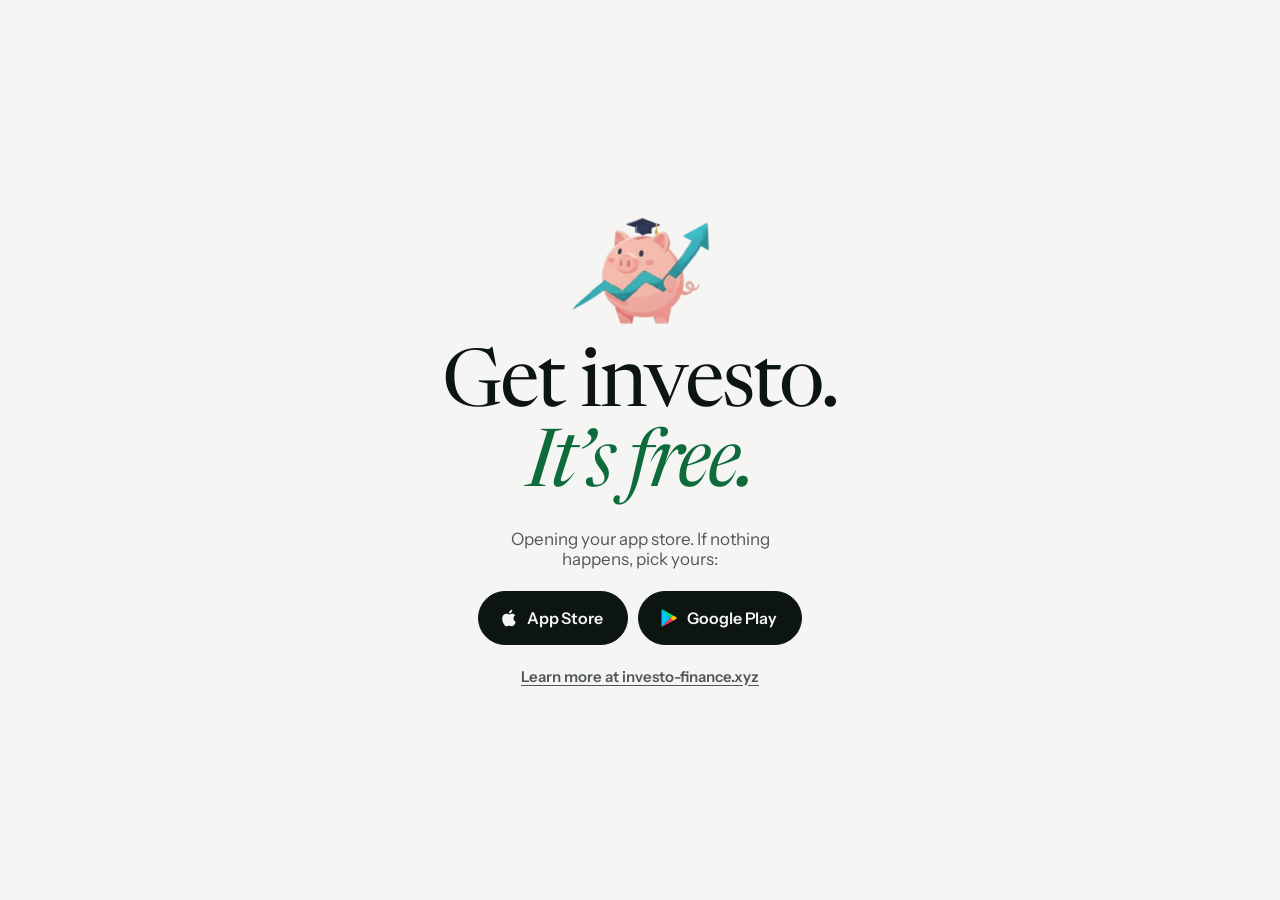
<file: get.html>
<!DOCTYPE html>
<html lang="en">
<head>
  <meta charset="UTF-8" />
  <meta name="viewport" content="width=device-width, initial-scale=1.0" />
  <title>Get investo.</title>
  <meta name="description" content="Download investo., free on the App Store and Google Play." />
  <meta name="theme-color" content="#F5F6F3" />
  <link rel="icon" type="image/png" href="apple-touch-icon.png" />
  <!-- One link for QR codes and bios: phones go straight to their own store. -->
  <script>
    (function () {
      var ua = navigator.userAgent || '';
      var ios = /iPhone|iPad|iPod/.test(ua) || (/Macintosh/.test(ua) && navigator.maxTouchPoints > 1);
      if (ios) location.replace('https://apps.apple.com/us/app/investo-finance-ed/id6761702116');
      else if (/Android/i.test(ua)) location.replace('https://play.google.com/store/apps/details?id=com.investo.learnfinance');
    })();
  </script>
  <script src="stores.js"></script>
  <link rel="preconnect" href="https://fonts.googleapis.com" />
  <link rel="preconnect" href="https://fonts.gstatic.com" crossorigin />
  <link href="https://fonts.googleapis.com/css2?family=Instrument+Sans:wght@400..700&family=Newsreader:ital,opsz,wght@0,6..72,300..700;1,6..72,300..700&display=swap" rel="stylesheet" />
  <link rel="stylesheet" href="stores.css" />
  <style>
    * { margin: 0; padding: 0; box-sizing: border-box; }
    :root { color-scheme: light dark; --bg: #F5F6F3; --ink: #0D1512; --ink-2: rgba(13, 21, 18, .7); --line: rgba(13, 21, 18, .2); --green-text: #0E6B3B; }
    @media (prefers-color-scheme: dark) { :root { --bg: #090E0C; --ink: #EEF2EC; --ink-2: rgba(238, 242, 236, .72); --line: rgba(238, 242, 236, .2); --green-text: #74DCA2; } }
    body {
      min-height: 100vh; min-height: 100dvh;
      display: flex; flex-direction: column; align-items: center; justify-content: center;
      gap: 22px; padding: 32px 20px; text-align: center;
      background: var(--bg); color: var(--ink); font-family: 'Instrument Sans', -apple-system, BlinkMacSystemFont, sans-serif;
      -webkit-font-smoothing: antialiased;
    }
    img { height: 110px; width: auto; }
    h1 { font-family: 'Newsreader', Georgia, serif; font-weight: 400; font-size: clamp(48px, 12vw, 80px); line-height: 1; letter-spacing: -.03em; }
    h1 em { font-style: italic; color: var(--green-text); display: block; }
    p { font-size: 17px; color: var(--ink-2); max-width: 320px; }
    .nav-stores { gap: 10px; flex-wrap: wrap; justify-content: center; }
    .nav-store { height: 54px; font-size: 16px; padding: 0 24px 0 20px; background: var(--ink); border-color: var(--ink); color: var(--bg); }
    .nav-store svg { width: 20px; height: 20px; }
    a.home { font-size: 15px; font-weight: 600; color: var(--ink-2); text-decoration: underline; text-underline-offset: 3px; }
    a.home:hover { color: var(--ink); }
    a:focus-visible { outline: 2.5px solid var(--green-text); outline-offset: 4px; border-radius: 6px; }
  </style>
</head>
<body>
  <svg width="0" height="0" style="position:absolute" aria-hidden="true" focusable="false"><defs>
    <symbol id="i-apple" viewBox="0 0 24 24"><path fill="currentColor" d="M18.71 19.5c-.83 1.24-1.71 2.45-3.05 2.47-1.34.03-1.77-.79-3.29-.79-1.53 0-2 .77-3.27.82-1.31.05-2.3-1.32-3.14-2.53C4.25 17 2.94 12.45 4.7 9.39c.87-1.52 2.43-2.48 4.12-2.51 1.28-.02 2.5.87 3.29.87.78 0 2.26-1.07 3.8-.91.65.03 2.47.26 3.64 1.98-.09.06-2.17 1.28-2.15 3.81.03 3.02 2.65 4.03 2.68 4.04-.03.07-.42 1.44-1.38 2.83M13 3.5c.73-.83 1.94-1.46 2.94-1.5.13 1.17-.34 2.35-1.04 3.19-.69.85-1.83 1.51-2.95 1.42-.15-1.15.41-2.35 1.05-3.11z"/></symbol>
    <symbol id="i-play" viewBox="0 0 24 24"><path fill="#00C3FF" d="M3.61 1.81 13.79 12 3.61 22.19c-.37-.2-.61-.59-.61-1.09V2.9c0-.5.24-.89.61-1.09z"/><path fill="#00E676" d="M3.61 1.81c.36-.15.82-.12 1.29.15l12.04 6.89L13.79 12z"/><path fill="#FF3D57" d="M3.61 22.19c.36.15.82.12 1.29-.15l12.04-6.89L13.79 12z"/><path fill="#FFC400" d="m16.94 8.85 3.56 2.05c1 .57 1 1.63 0 2.2l-3.56 2.05L13.79 12z"/></symbol>
  </defs></svg>
  <img src="investo-mark.webp" alt="investo." width="330" height="256" />
  <h1>Get investo. <em>It&rsquo;s free.</em></h1>
  <p>Opening your app store. If nothing happens, pick yours:</p>
  <div class="nav-stores">
    <a href="https://apps.apple.com/us/app/investo-finance-ed/id6761702116" class="nav-store nav-store--apple"><svg aria-hidden="true"><use href="#i-apple"/></svg><span>App Store</span></a>
    <a href="https://play.google.com/store/apps/details?id=com.investo.learnfinance" class="nav-store nav-store--play"><svg aria-hidden="true"><use href="#i-play"/></svg><span>Google Play</span></a>
  </div>
  <a class="home" href="/">Learn more at investo-finance.xyz</a>
</body>
</html>
</file>
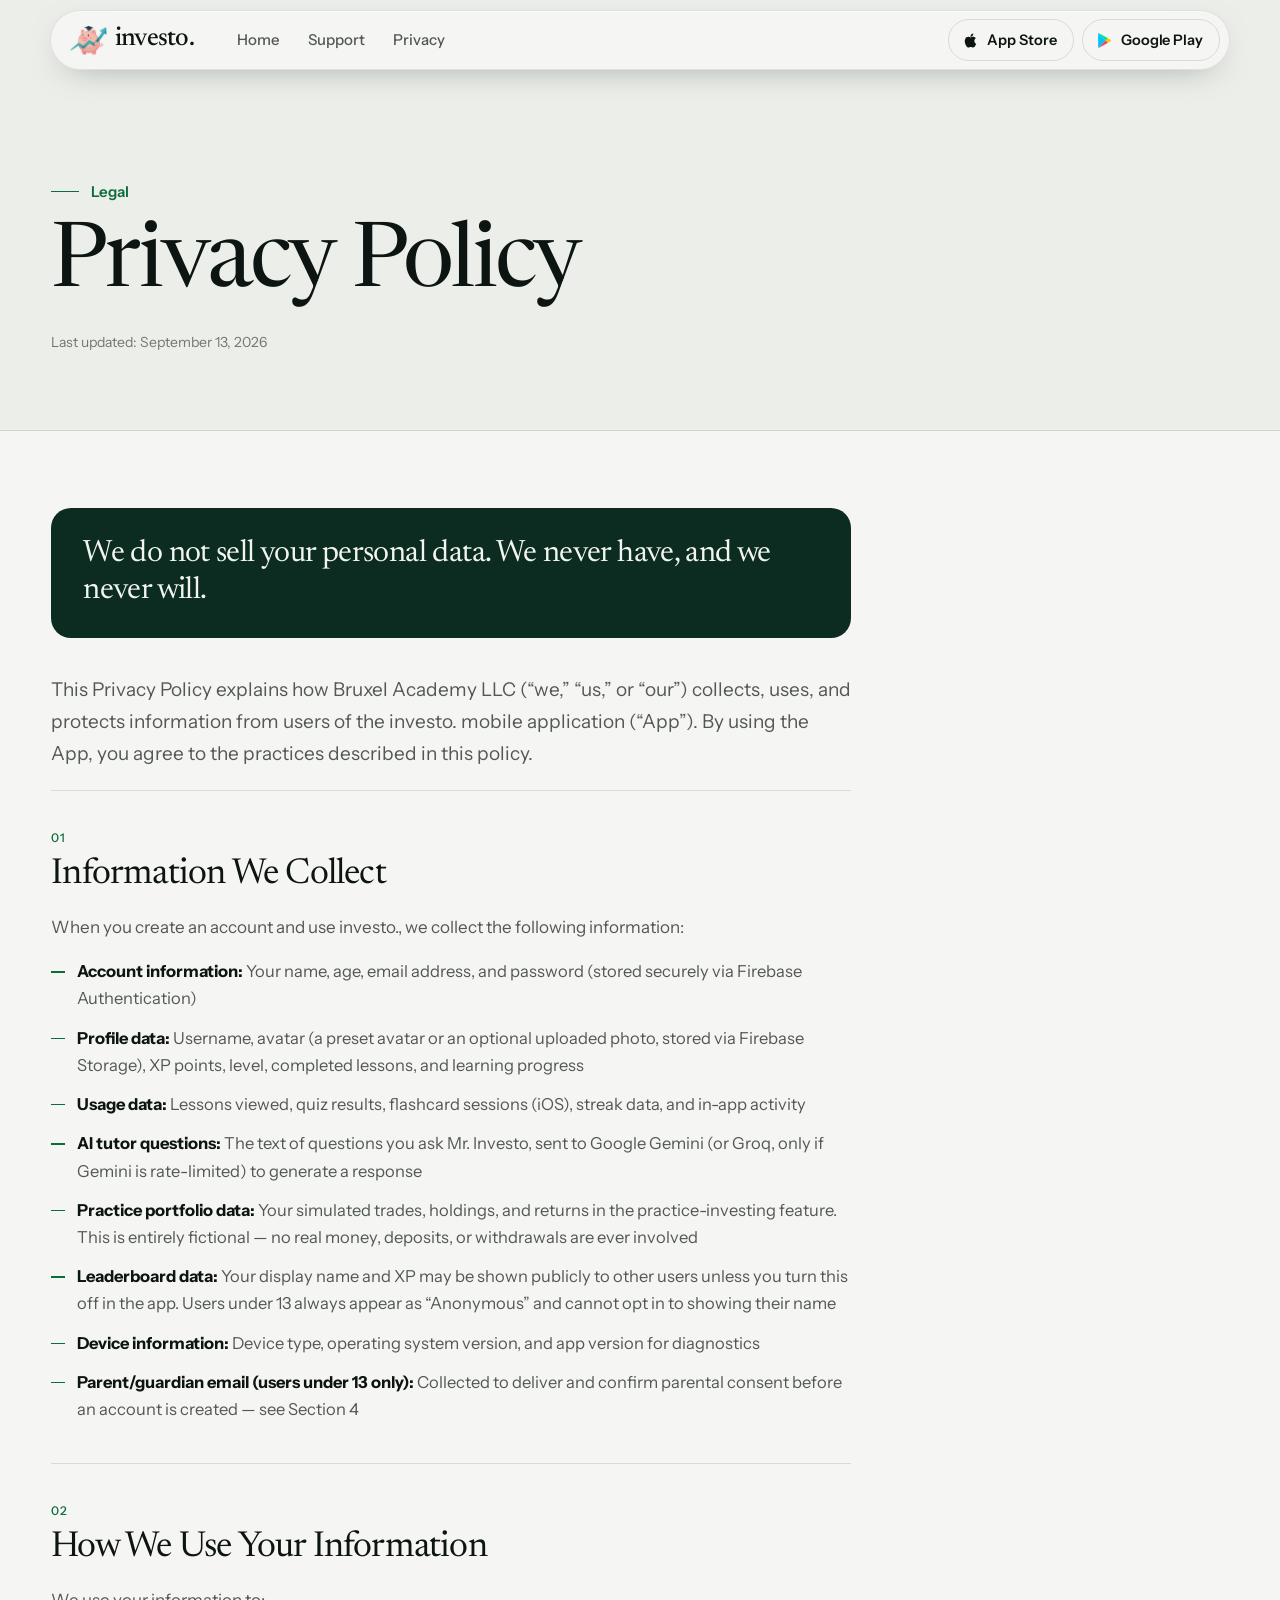
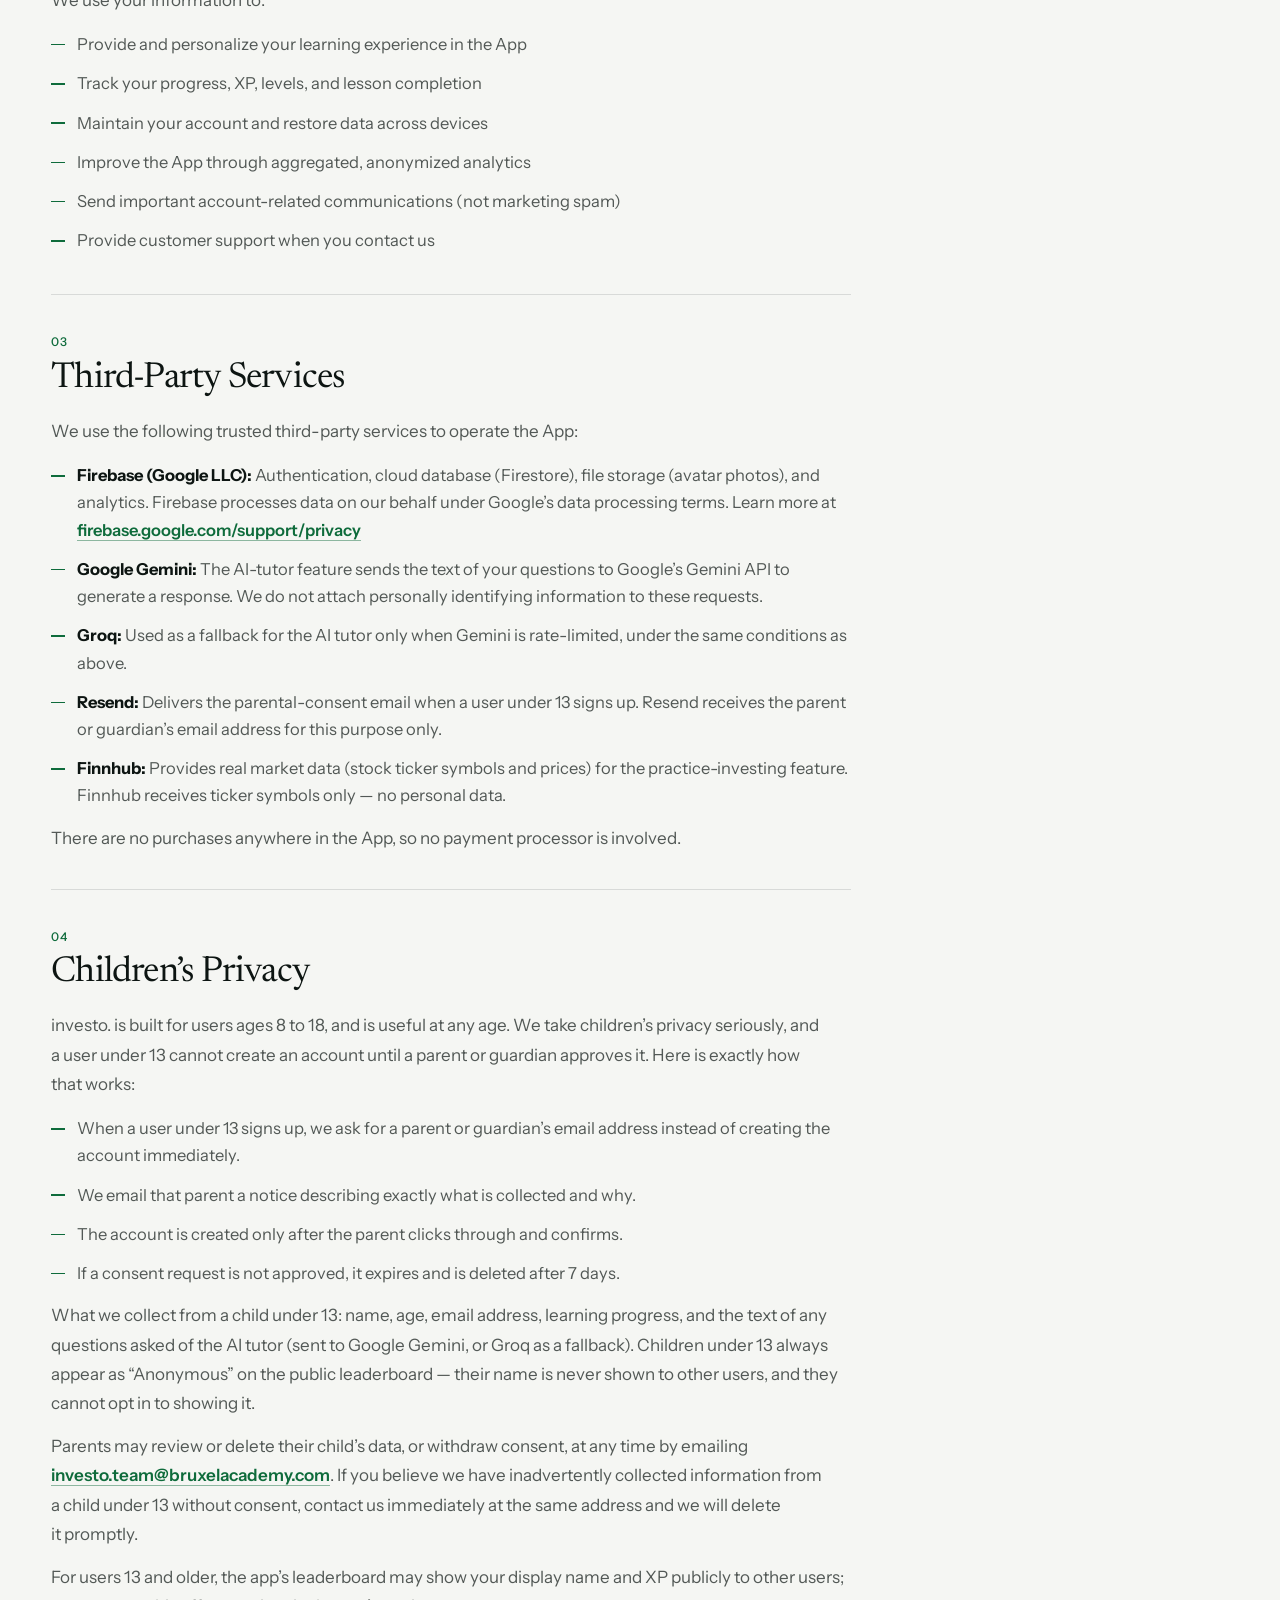
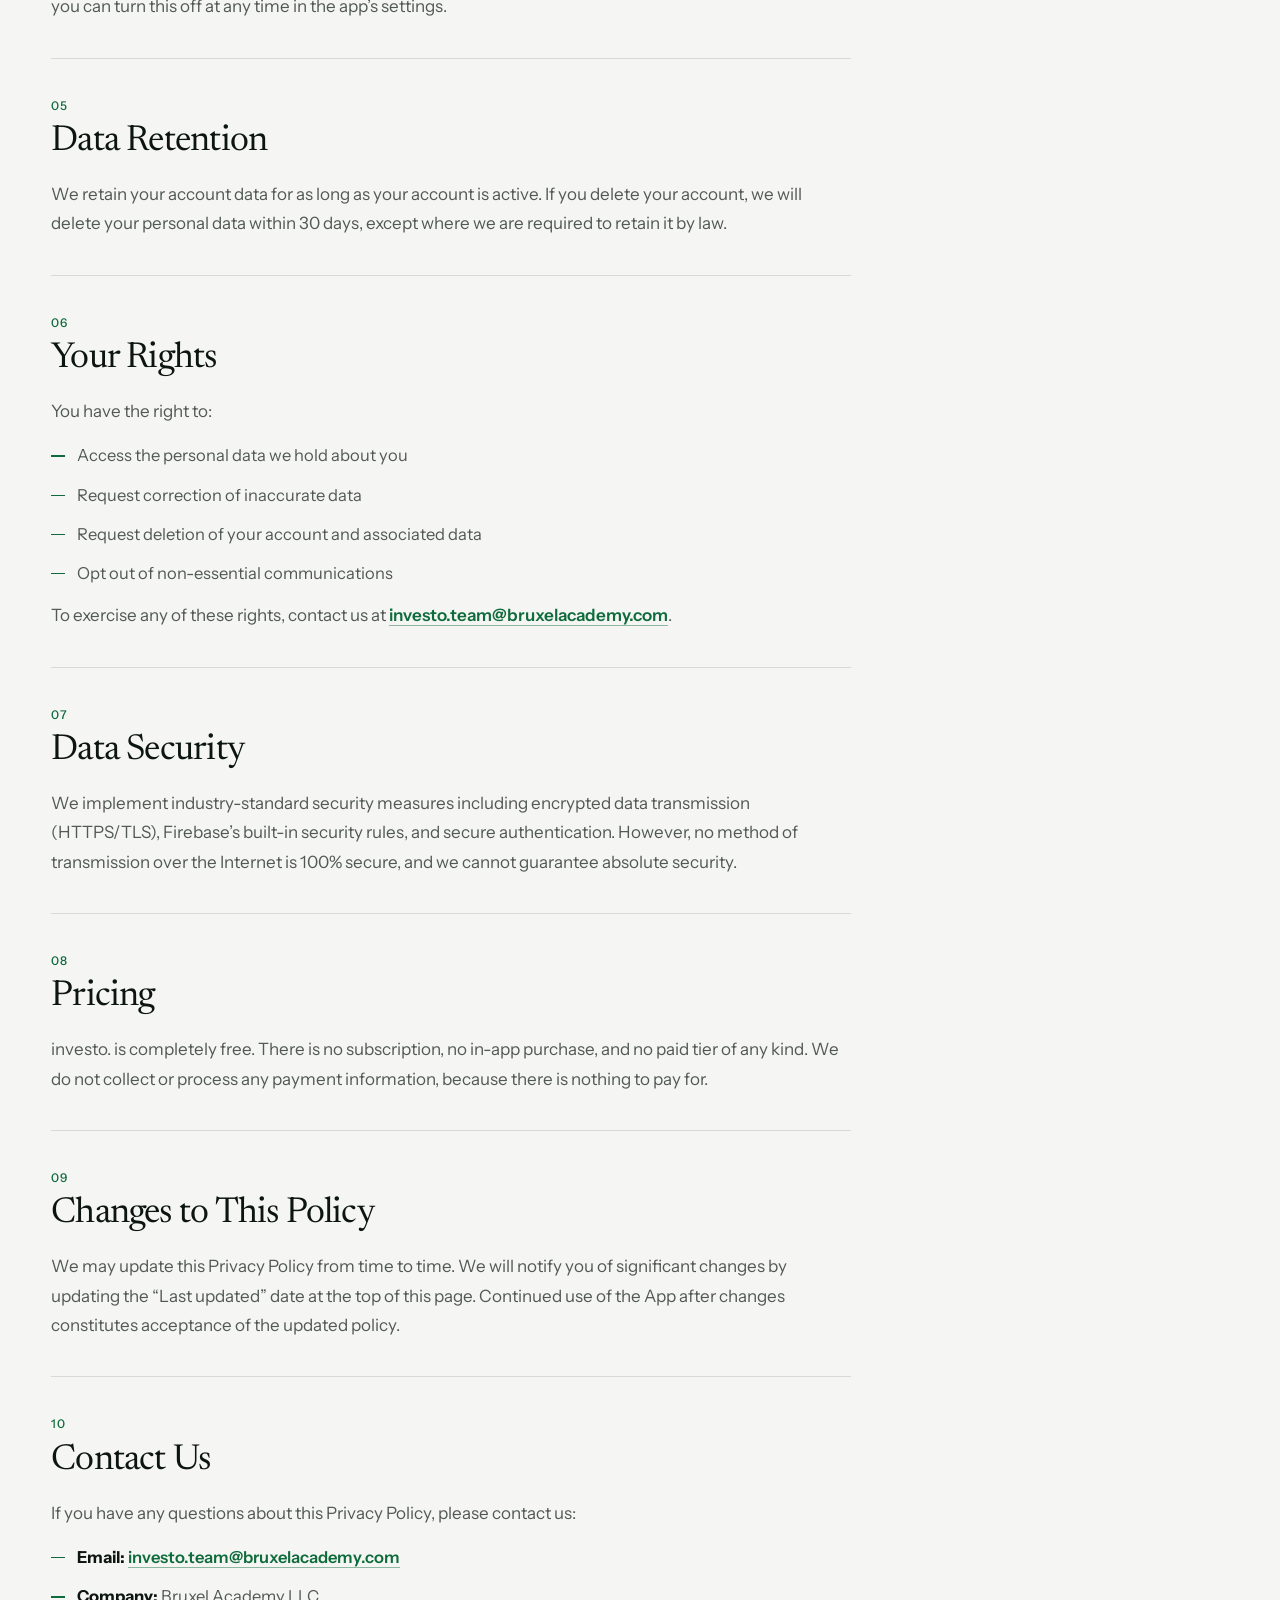
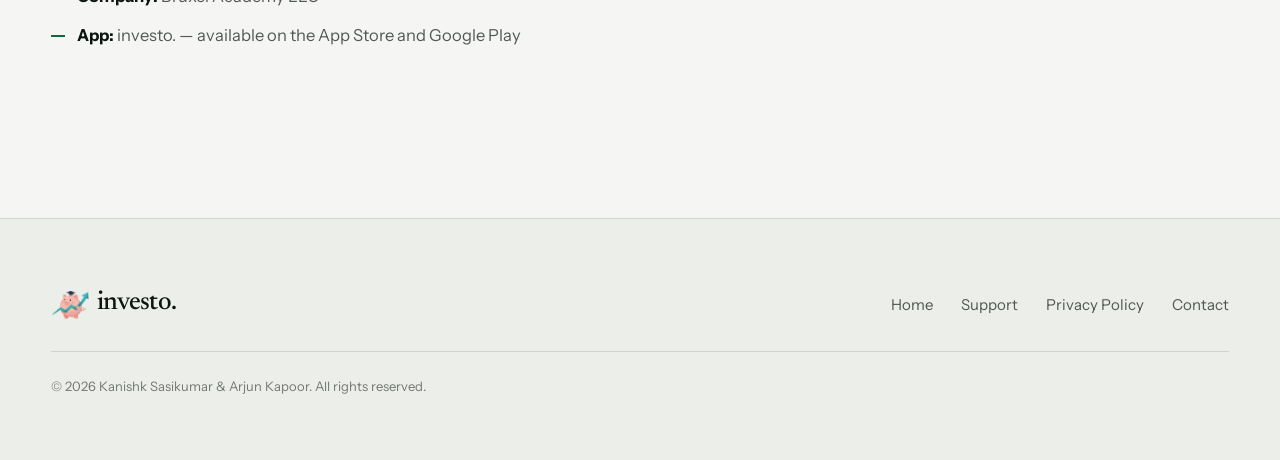
<file: privacy.html>
<!DOCTYPE html>
<html lang="en">
<head>
  <meta charset="UTF-8">
  <meta name="viewport" content="width=device-width, initial-scale=1.0">
  <title>Privacy Policy | investo.</title>
  
  <meta name="theme-color" content="#F5F6F3">
  <link rel="icon" type="image/png" href="apple-touch-icon.png">
  <link rel="apple-touch-icon" href="apple-touch-icon.png">
  <link rel="preconnect" href="https://fonts.googleapis.com">
  <link rel="preconnect" href="https://fonts.gstatic.com" crossorigin>
  <link href="https://fonts.googleapis.com/css2?family=Instrument+Sans:wght@400..700&family=Newsreader:ital,opsz,wght@0,6..72,300..700;1,6..72,300..700&display=swap" rel="stylesheet">
  <link rel="stylesheet" href="styles.css">
  <link rel="stylesheet" href="stores.css">
  <link rel="stylesheet" href="legal.css">
  <script src="stores.js"></script>
</head>
<body class="legal">
<svg width="0" height="0" style="position:absolute" aria-hidden="true" focusable="false"><defs>
<symbol id="i-apple" viewBox="0 0 24 24"><path fill="currentColor" d="M18.71 19.5c-.83 1.24-1.71 2.45-3.05 2.47-1.34.03-1.77-.79-3.29-.79-1.53 0-2 .77-3.27.82-1.31.05-2.3-1.32-3.14-2.53C4.25 17 2.94 12.45 4.7 9.39c.87-1.52 2.43-2.48 4.12-2.51 1.28-.02 2.5.87 3.29.87.78 0 2.26-1.07 3.8-.91.65.03 2.47.26 3.64 1.98-.09.06-2.17 1.28-2.15 3.81.03 3.02 2.65 4.03 2.68 4.04-.03.07-.42 1.44-1.38 2.83M13 3.5c.73-.83 1.94-1.46 2.94-1.5.13 1.17-.34 2.35-1.04 3.19-.69.85-1.83 1.51-2.95 1.42-.15-1.15.41-2.35 1.05-3.11z"/></symbol>
<symbol id="i-play" viewBox="0 0 24 24"><path fill="#00C3FF" d="M3.61 1.81 13.79 12 3.61 22.19c-.37-.2-.61-.59-.61-1.09V2.9c0-.5.24-.89.61-1.09z"/><path fill="#00E676" d="M3.61 1.81c.36-.15.82-.12 1.29.15l12.04 6.89L13.79 12z"/><path fill="#FF3D57" d="M3.61 22.19c.36.15.82.12 1.29-.15l12.04-6.89L13.79 12z"/><path fill="#FFC400" d="m16.94 8.85 3.56 2.05c1 .57 1 1.63 0 2.2l-3.56 2.05L13.79 12z"/></symbol>
</defs></svg>
<a class="skip-link" href="#main">Skip to content</a>

<header class="nav is-solid" id="main-nav">
    <div class="nav-inner">
        <a href="index.html" class="brand" aria-label="investo. home">
            <img src="investo-mark.webp" alt="" class="brand-mark" width="330" height="256">
            <span class="brand-word">investo.</span>
        </a>
        <nav class="nav-links" aria-label="Main">
            <a href="index.html" class="nav-link">Home</a>
            <a href="support.html" class="nav-link">Support</a>
            <a href="privacy.html" class="nav-link">Privacy</a>
        </nav>
        <div class="nav-right">
            <div class="nav-stores">
                <a href="https://apps.apple.com/us/app/investo-finance-ed/id6761702116" target="_blank" rel="noopener" class="nav-store nav-store--apple" aria-label="Download on the App Store"><svg aria-hidden="true"><use href="#i-apple"/></svg><span>App Store</span></a>
                <a href="https://play.google.com/store/apps/details?id=com.investo.learnfinance" target="_blank" rel="noopener" class="nav-store nav-store--play" aria-label="Get it on Google Play"><svg aria-hidden="true"><use href="#i-play"/></svg><span>Google Play</span></a>
            </div>
        </div>
    </div>
</header>

<div class="page-header">
  <div class="page-header-inner">
    <div class="page-eyebrow">Legal</div>
  <h1>Privacy Policy</h1>
  <p class="updated">Last updated: September 13, 2026</p>
  </div>
</div>

<main id="main">
<div class="container">

  <div class="callout">
    <p>We do not sell your personal data. We never have, and we never will.</p>
  </div>

  <p class="intro">This Privacy Policy explains how Bruxel Academy LLC (&ldquo;we,&rdquo; &ldquo;us,&rdquo; or &ldquo;our&rdquo;) collects, uses, and protects information from users of the investo. mobile application (&ldquo;App&rdquo;). By using the App, you agree to the practices described in this policy.</p>

  <div class="policy-section">
    <h2 data-num="01">Information We Collect</h2>
    <p>When you create an account and use investo., we collect the following information:</p>
    <ul>
      <li><strong>Account information:</strong> Your name, age, email address, and password (stored securely via Firebase Authentication)</li>
      <li><strong>Profile data:</strong> Username, avatar (a preset avatar or an optional uploaded photo, stored via Firebase Storage), XP points, level, completed lessons, and learning progress</li>
      <li><strong>Usage data:</strong> Lessons viewed, quiz results, flashcard sessions (iOS), streak data, and in-app activity</li>
      <li><strong>AI tutor questions:</strong> The text of questions you ask Mr. Investo, sent to Google Gemini (or Groq, only if Gemini is rate-limited) to generate a response</li>
      <li><strong>Practice portfolio data:</strong> Your simulated trades, holdings, and returns in the practice-investing feature. This is entirely fictional — no real money, deposits, or withdrawals are ever involved</li>
      <li><strong>Leaderboard data:</strong> Your display name and XP may be shown publicly to other users unless you turn this off in the app. Users under 13 always appear as &ldquo;Anonymous&rdquo; and cannot opt in to showing their name</li>
      <li><strong>Device information:</strong> Device type, operating system version, and app version for diagnostics</li>
      <li><strong>Parent/guardian email (users under 13 only):</strong> Collected to deliver and confirm parental consent before an account is created &mdash; see Section 4</li>
    </ul>
  </div>

  <div class="policy-section">
    <h2 data-num="02">How We Use Your Information</h2>
    <p>We use your information to:</p>
    <ul>
      <li>Provide and personalize your learning experience in the App</li>
      <li>Track your progress, XP, levels, and lesson completion</li>
      <li>Maintain your account and restore data across devices</li>
      <li>Improve the App through aggregated, anonymized analytics</li>
      <li>Send important account-related communications (not marketing spam)</li>
      <li>Provide customer support when you contact us</li>
    </ul>
  </div>

  <div class="policy-section">
    <h2 data-num="03">Third-Party Services</h2>
    <p>We use the following trusted third-party services to operate the App:</p>
    <ul>
      <li><strong>Firebase (Google LLC):</strong> Authentication, cloud database (Firestore), file storage (avatar photos), and analytics. Firebase processes data on our behalf under Google&rsquo;s data processing terms. Learn more at <a href="https://firebase.google.com/support/privacy" target="_blank" rel="noopener">firebase.google.com/support/privacy</a></li>
      <li><strong>Google Gemini:</strong> The AI-tutor feature sends the text of your questions to Google&rsquo;s Gemini API to generate a response. We do not attach personally identifying information to these requests.</li>
      <li><strong>Groq:</strong> Used as a fallback for the AI tutor only when Gemini is rate-limited, under the same conditions as above.</li>
      <li><strong>Resend:</strong> Delivers the parental-consent email when a user under 13 signs up. Resend receives the parent or guardian&rsquo;s email address for this purpose only.</li>
      <li><strong>Finnhub:</strong> Provides real market data (stock ticker symbols and prices) for the practice-investing feature. Finnhub receives ticker symbols only &mdash; no personal data.</li>
    </ul>
    <p>There are no purchases anywhere in the App, so no payment processor is involved.</p>
  </div>

  <div class="policy-section">
    <h2 data-num="04">Children&rsquo;s Privacy</h2>
    <p>investo. is built for users ages 8 to 18, and is useful at any age. We take children&rsquo;s privacy seriously, and a user under 13 cannot create an account until a parent or guardian approves it. Here is exactly how that works:</p>
    <ul>
      <li>When a user under 13 signs up, we ask for a parent or guardian&rsquo;s email address instead of creating the account immediately.</li>
      <li>We email that parent a notice describing exactly what is collected and why.</li>
      <li>The account is created only after the parent clicks through and confirms.</li>
      <li>If a consent request is not approved, it expires and is deleted after 7 days.</li>
    </ul>
    <p>What we collect from a child under 13: name, age, email address, learning progress, and the text of any questions asked of the AI tutor (sent to Google Gemini, or Groq as a fallback). Children under 13 always appear as &ldquo;Anonymous&rdquo; on the public leaderboard &mdash; their name is never shown to other users, and they cannot opt in to showing it.</p>
    <p>Parents may review or delete their child&rsquo;s data, or withdraw consent, at any time by emailing <a href="mailto:investo.team@bruxelacademy.com">investo.team@bruxelacademy.com</a>. If you believe we have inadvertently collected information from a child under 13 without consent, contact us immediately at the same address and we will delete it promptly.</p>
    <p>For users 13 and older, the app&rsquo;s leaderboard may show your display name and XP publicly to other users; you can turn this off at any time in the app&rsquo;s settings.</p>
  </div>

  <div class="policy-section">
    <h2 data-num="05">Data Retention</h2>
    <p>We retain your account data for as long as your account is active. If you delete your account, we will delete your personal data within 30 days, except where we are required to retain it by law.</p>
  </div>

  <div class="policy-section">
    <h2 data-num="06">Your Rights</h2>
    <p>You have the right to:</p>
    <ul>
      <li>Access the personal data we hold about you</li>
      <li>Request correction of inaccurate data</li>
      <li>Request deletion of your account and associated data</li>
      <li>Opt out of non-essential communications</li>
    </ul>
    <p>To exercise any of these rights, contact us at <a href="mailto:investo.team@bruxelacademy.com">investo.team@bruxelacademy.com</a>.</p>
  </div>

  <div class="policy-section">
    <h2 data-num="07">Data Security</h2>
    <p>We implement industry-standard security measures including encrypted data transmission (HTTPS/TLS), Firebase&rsquo;s built-in security rules, and secure authentication. However, no method of transmission over the Internet is 100% secure, and we cannot guarantee absolute security.</p>
  </div>

  <div class="policy-section">
    <h2 data-num="08">Pricing</h2>
    <p>investo. is completely free. There is no subscription, no in-app purchase, and no paid tier of any kind. We do not collect or process any payment information, because there is nothing to pay for.</p>
  </div>

  <div class="policy-section">
    <h2 data-num="09">Changes to This Policy</h2>
    <p>We may update this Privacy Policy from time to time. We will notify you of significant changes by updating the &ldquo;Last updated&rdquo; date at the top of this page. Continued use of the App after changes constitutes acceptance of the updated policy.</p>
  </div>

  <div class="policy-section">
    <h2 data-num="10">Contact Us</h2>
    <p>If you have any questions about this Privacy Policy, please contact us:</p>
    <ul>
      <li><strong>Email:</strong> <a href="mailto:investo.team@bruxelacademy.com">investo.team@bruxelacademy.com</a></li>
      <li><strong>Company:</strong> Bruxel Academy LLC</li>
      <li><strong>App:</strong> investo. &mdash; available on the App Store and Google Play</li>
    </ul>
  </div>

</div>
</main>

<footer class="legal-footer">
    <div class="legal-footer-inner">
        <a href="index.html" class="brand" aria-label="investo. home">
            <img src="investo-mark.webp" alt="" class="brand-mark" width="330" height="256">
            <span class="brand-word">investo.</span>
        </a>
        <nav class="legal-footer-links" aria-label="Footer">
            <a href="index.html">Home</a>
            <a href="support.html">Support</a>
            <a href="privacy.html">Privacy Policy</a>
            <a href="mailto:investo.team@bruxelacademy.com">Contact</a>
        </nav>
        <p class="footer-copy">&copy; 2026 Kanishk Sasikumar &amp; Arjun Kapoor. All rights reserved.</p>
    </div>
</footer>

</body>
</html>
</file>
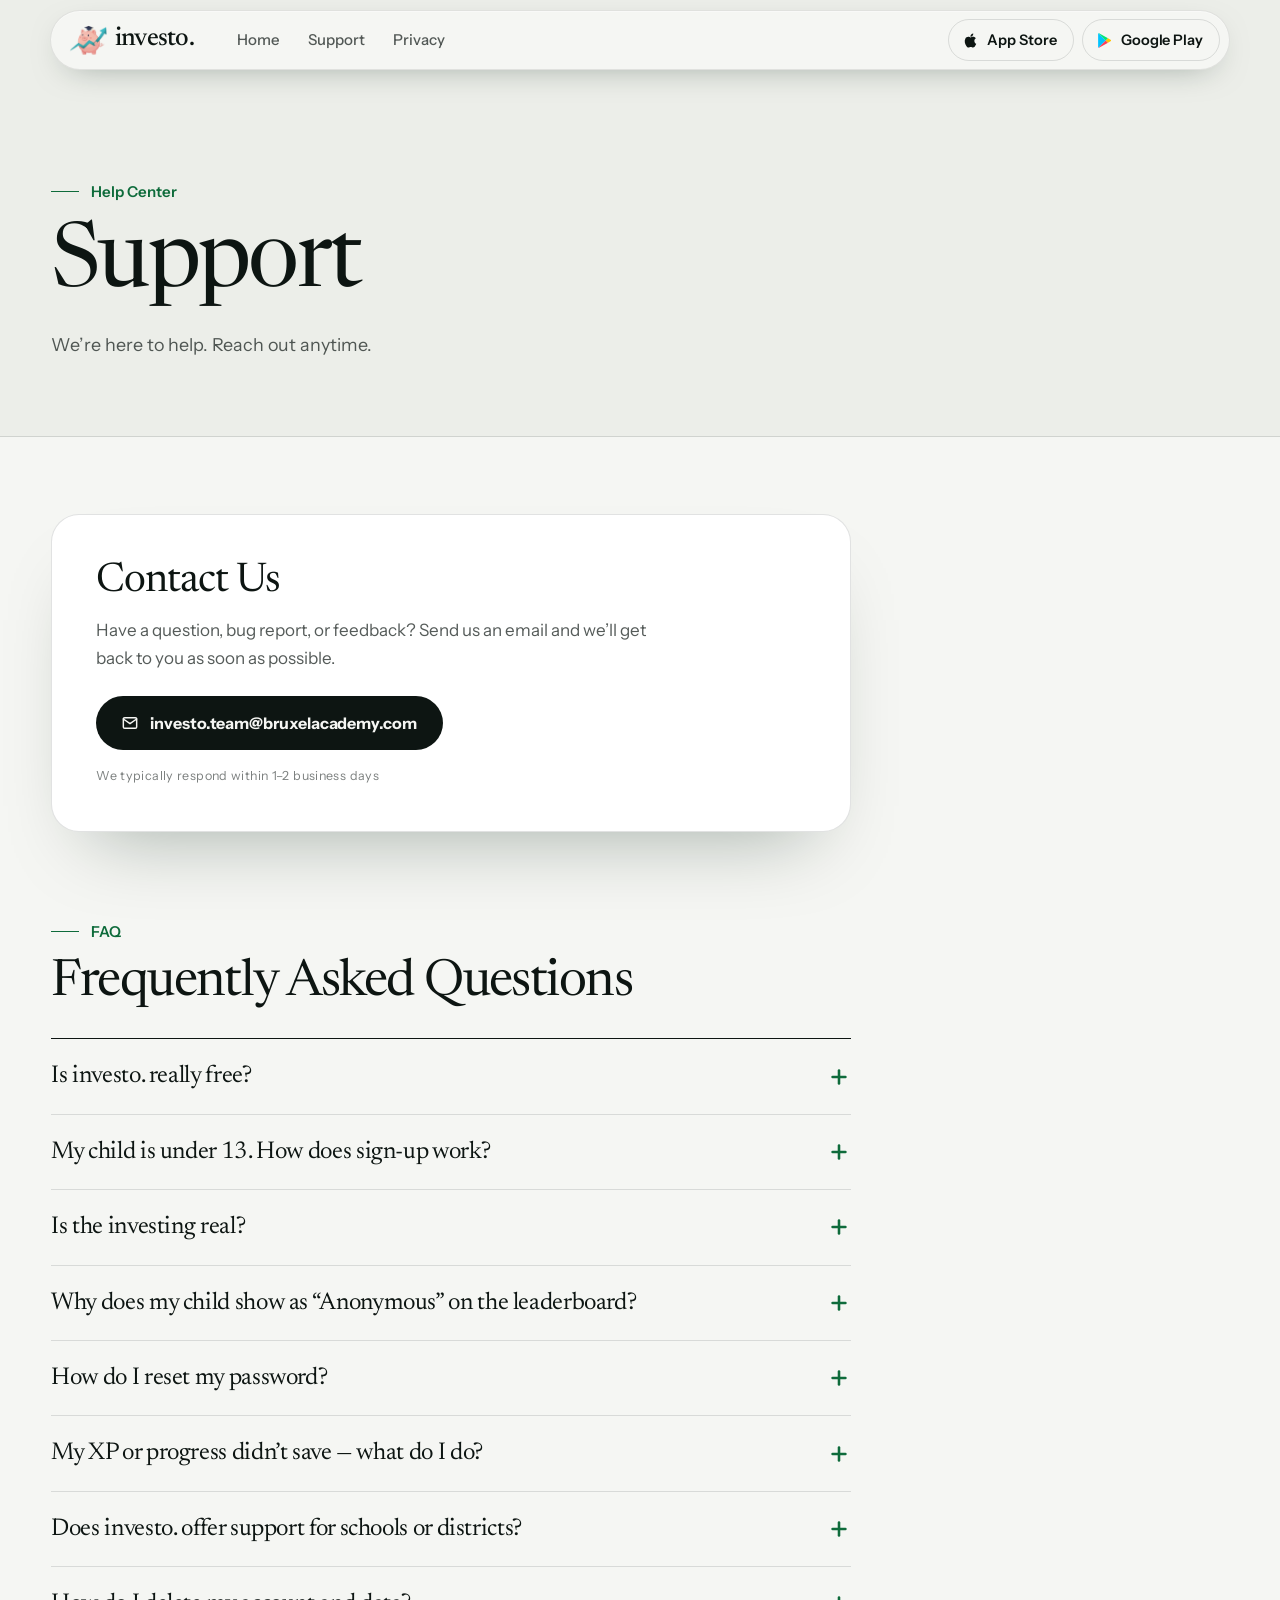
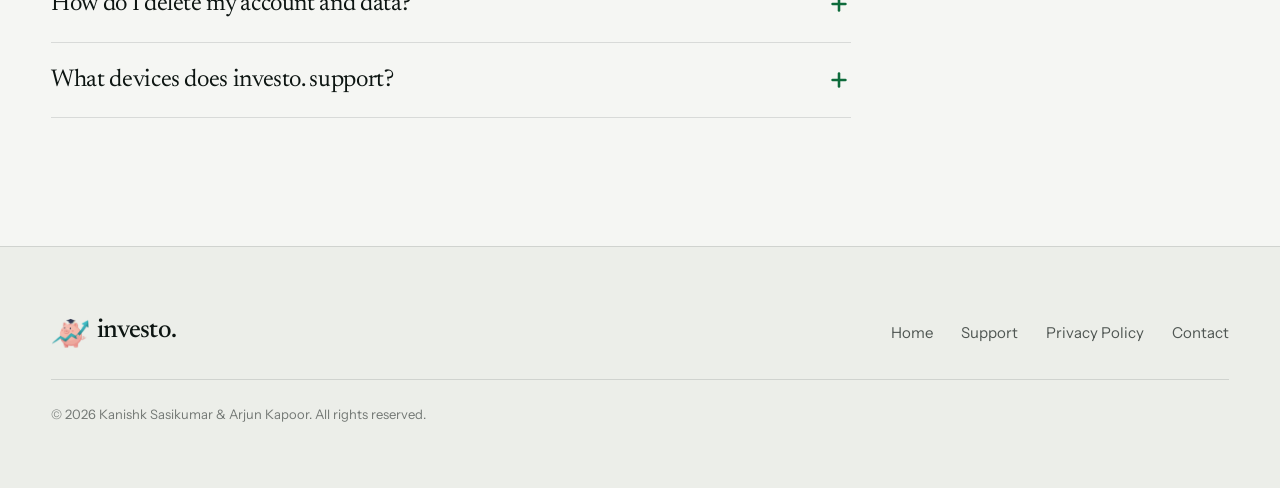
<file: support.html>
<!DOCTYPE html>
<html lang="en">
<head>
  <meta charset="UTF-8">
  <meta name="viewport" content="width=device-width, initial-scale=1.0">
  <title>Support | investo.</title>
  
  <meta name="theme-color" content="#F5F6F3">
  <link rel="icon" type="image/png" href="apple-touch-icon.png">
  <link rel="apple-touch-icon" href="apple-touch-icon.png">
  <link rel="preconnect" href="https://fonts.googleapis.com">
  <link rel="preconnect" href="https://fonts.gstatic.com" crossorigin>
  <link href="https://fonts.googleapis.com/css2?family=Instrument+Sans:wght@400..700&family=Newsreader:ital,opsz,wght@0,6..72,300..700;1,6..72,300..700&display=swap" rel="stylesheet">
  <link rel="stylesheet" href="styles.css">
  <link rel="stylesheet" href="stores.css">
  <link rel="stylesheet" href="legal.css">
  <script src="stores.js"></script>
</head>
<body class="legal">
<svg width="0" height="0" style="position:absolute" aria-hidden="true" focusable="false"><defs>
<symbol id="i-apple" viewBox="0 0 24 24"><path fill="currentColor" d="M18.71 19.5c-.83 1.24-1.71 2.45-3.05 2.47-1.34.03-1.77-.79-3.29-.79-1.53 0-2 .77-3.27.82-1.31.05-2.3-1.32-3.14-2.53C4.25 17 2.94 12.45 4.7 9.39c.87-1.52 2.43-2.48 4.12-2.51 1.28-.02 2.5.87 3.29.87.78 0 2.26-1.07 3.8-.91.65.03 2.47.26 3.64 1.98-.09.06-2.17 1.28-2.15 3.81.03 3.02 2.65 4.03 2.68 4.04-.03.07-.42 1.44-1.38 2.83M13 3.5c.73-.83 1.94-1.46 2.94-1.5.13 1.17-.34 2.35-1.04 3.19-.69.85-1.83 1.51-2.95 1.42-.15-1.15.41-2.35 1.05-3.11z"/></symbol>
<symbol id="i-play" viewBox="0 0 24 24"><path fill="#00C3FF" d="M3.61 1.81 13.79 12 3.61 22.19c-.37-.2-.61-.59-.61-1.09V2.9c0-.5.24-.89.61-1.09z"/><path fill="#00E676" d="M3.61 1.81c.36-.15.82-.12 1.29.15l12.04 6.89L13.79 12z"/><path fill="#FF3D57" d="M3.61 22.19c.36.15.82.12 1.29-.15l12.04-6.89L13.79 12z"/><path fill="#FFC400" d="m16.94 8.85 3.56 2.05c1 .57 1 1.63 0 2.2l-3.56 2.05L13.79 12z"/></symbol>
</defs></svg>
<a class="skip-link" href="#main">Skip to content</a>

<header class="nav is-solid" id="main-nav">
    <div class="nav-inner">
        <a href="index.html" class="brand" aria-label="investo. home">
            <img src="investo-mark.webp" alt="" class="brand-mark" width="330" height="256">
            <span class="brand-word">investo.</span>
        </a>
        <nav class="nav-links" aria-label="Main">
            <a href="index.html" class="nav-link">Home</a>
            <a href="support.html" class="nav-link">Support</a>
            <a href="privacy.html" class="nav-link">Privacy</a>
        </nav>
        <div class="nav-right">
            <div class="nav-stores">
                <a href="https://apps.apple.com/us/app/investo-finance-ed/id6761702116" target="_blank" rel="noopener" class="nav-store nav-store--apple" aria-label="Download on the App Store"><svg aria-hidden="true"><use href="#i-apple"/></svg><span>App Store</span></a>
                <a href="https://play.google.com/store/apps/details?id=com.investo.learnfinance" target="_blank" rel="noopener" class="nav-store nav-store--play" aria-label="Get it on Google Play"><svg aria-hidden="true"><use href="#i-play"/></svg><span>Google Play</span></a>
            </div>
        </div>
    </div>
</header>

<div class="page-header">
  <div class="page-header-inner">
    <div class="page-eyebrow">Help Center</div>
  <h1>Support</h1>
  <p class="subtitle">We&rsquo;re here to help. Reach out anytime.</p>
  </div>
</div>

<main id="main">
<div class="container">

  <!-- Contact Card -->
  <div class="contact-card">
    <h2>Contact Us</h2>
    <p>Have a question, bug report, or feedback? Send us an email and we&rsquo;ll get back to you as soon as possible.</p>
    <a href="mailto:investo.team@bruxelacademy.com" class="btn-email">
      <svg width="16" height="16" viewBox="0 0 24 24" fill="none" stroke="currentColor" stroke-width="2.2" stroke-linecap="round" stroke-linejoin="round"><path d="M4 4h16c1.1 0 2 .9 2 2v12c0 1.1-.9 2-2 2H4c-1.1 0-2-.9-2-2V6c0-1.1.9-2 2-2z"/><polyline points="22,6 12,13 2,6"/></svg>
      investo.team@bruxelacademy.com
    </a>
    <p class="response-time">We typically respond within 1&ndash;2 business days</p>
  </div>

  <!-- FAQ -->
  <div class="faq-header">
    <div class="page-eyebrow">FAQ</div>
    <h2 class="faq-section-title">Frequently Asked Questions</h2>
  </div>

  <div class="faq-list">

    <div class="faq-item">
      <button class="faq-trigger" aria-expanded="false">
        <span class="faq-q">Is investo. really free?</span>
        <span class="faq-icon">
          <svg viewBox="0 0 14 14" fill="none" stroke="currentColor" stroke-width="2" stroke-linecap="round"><line x1="7" y1="2" x2="7" y2="12"/><line x1="2" y1="7" x2="12" y2="7"/></svg>
        </span>
      </button>
      <div class="faq-body">
        <div class="faq-body-inner">
          <div class="faq-a">
            Yes. Every lesson, the AI tutor, and the practice portfolio are free. There are no ads, no subscriptions, and no in-app purchases.
          </div>
        </div>
      </div>
    </div>

    <div class="faq-item">
      <button class="faq-trigger" aria-expanded="false">
        <span class="faq-q">My child is under 13. How does sign-up work?</span>
        <span class="faq-icon">
          <svg viewBox="0 0 14 14" fill="none" stroke="currentColor" stroke-width="2" stroke-linecap="round"><line x1="7" y1="2" x2="7" y2="12"/><line x1="2" y1="7" x2="12" y2="7"/></svg>
        </span>
      </button>
      <div class="faq-body">
        <div class="faq-body-inner">
          <div class="faq-a">
            Your child enters their age, and we ask for a parent or guardian&rsquo;s email address. We send that parent an email explaining exactly what is collected and why &mdash; <strong>no account is created until the parent approves it</strong>. Parents can review or delete their child&rsquo;s data, or withdraw consent, at any time by emailing <a href="mailto:investo.team@bruxelacademy.com">investo.team@bruxelacademy.com</a>.
          </div>
        </div>
      </div>
    </div>

    <div class="faq-item">
      <button class="faq-trigger" aria-expanded="false">
        <span class="faq-q">Is the investing real?</span>
        <span class="faq-icon">
          <svg viewBox="0 0 14 14" fill="none" stroke="currentColor" stroke-width="2" stroke-linecap="round"><line x1="7" y1="2" x2="7" y2="12"/><line x1="2" y1="7" x2="12" y2="7"/></svg>
        </span>
      </button>
      <div class="faq-body">
        <div class="faq-body-inner">
          <div class="faq-a">
            No. The portfolio uses $10,000 of fictional practice money with real market prices. No real money is ever involved, and there is nothing to deposit or withdraw.
          </div>
        </div>
      </div>
    </div>

    <div class="faq-item">
      <button class="faq-trigger" aria-expanded="false">
        <span class="faq-q">Why does my child show as &ldquo;Anonymous&rdquo; on the leaderboard?</span>
        <span class="faq-icon">
          <svg viewBox="0 0 14 14" fill="none" stroke="currentColor" stroke-width="2" stroke-linecap="round"><line x1="7" y1="2" x2="7" y2="12"/><line x1="2" y1="7" x2="12" y2="7"/></svg>
        </span>
      </button>
      <div class="faq-body">
        <div class="faq-body-inner">
          <div class="faq-a">
            Learners under 13 are always anonymous on the public leaderboard. We collect a child&rsquo;s name to personalize the app, but we never display it to other users.
          </div>
        </div>
      </div>
    </div>

    <div class="faq-item">
      <button class="faq-trigger" aria-expanded="false">
        <span class="faq-q">How do I reset my password?</span>
        <span class="faq-icon">
          <svg viewBox="0 0 14 14" fill="none" stroke="currentColor" stroke-width="2" stroke-linecap="round"><line x1="7" y1="2" x2="7" y2="12"/><line x1="2" y1="7" x2="12" y2="7"/></svg>
        </span>
      </button>
      <div class="faq-body">
        <div class="faq-body-inner">
          <div class="faq-a">
            On the login screen, tap <strong>&ldquo;Forgot Password&rdquo;</strong> and enter your email address. You will receive a password reset link from Firebase Authentication. Check your spam folder if you don&rsquo;t see it within a few minutes. If you continue to have trouble, email us at <a href="mailto:investo.team@bruxelacademy.com">investo.team@bruxelacademy.com</a>.
          </div>
        </div>
      </div>
    </div>

    <div class="faq-item">
      <button class="faq-trigger" aria-expanded="false">
        <span class="faq-q">My XP or progress didn&rsquo;t save &mdash; what do I do?</span>
        <span class="faq-icon">
          <svg viewBox="0 0 14 14" fill="none" stroke="currentColor" stroke-width="2" stroke-linecap="round"><line x1="7" y1="2" x2="7" y2="12"/><line x1="2" y1="7" x2="12" y2="7"/></svg>
        </span>
      </button>
      <div class="faq-body">
        <div class="faq-body-inner">
          <div class="faq-a">
            Make sure you have an active internet connection when completing lessons. Progress is saved to the cloud automatically. If you notice missing XP, try closing and reopening the app. If the problem persists, email us with your account email and a description of the issue.
          </div>
        </div>
      </div>
    </div>

    <div class="faq-item">
      <button class="faq-trigger" aria-expanded="false">
        <span class="faq-q">Does investo. offer support for schools or districts?</span>
        <span class="faq-icon">
          <svg viewBox="0 0 14 14" fill="none" stroke="currentColor" stroke-width="2" stroke-linecap="round"><line x1="7" y1="2" x2="7" y2="12"/><line x1="2" y1="7" x2="12" y2="7"/></svg>
        </span>
      </button>
      <div class="faq-body">
        <div class="faq-body-inner">
          <div class="faq-a">
            Yes. investo. is free for every student, so there&rsquo;s no purchasing or licensing involved &mdash; teachers can bring it into the classroom directly. Email us at <a href="mailto:investo.team@bruxelacademy.com">investo.team@bruxelacademy.com</a> with your school name and grade level and we&rsquo;ll help you get set up and answer any questions about classroom onboarding.
          </div>
        </div>
      </div>
    </div>

    <div class="faq-item" id="delete-account">
      <button class="faq-trigger" aria-expanded="false">
        <span class="faq-q">How do I delete my account and data?</span>
        <span class="faq-icon">
          <svg viewBox="0 0 14 14" fill="none" stroke="currentColor" stroke-width="2" stroke-linecap="round"><line x1="7" y1="2" x2="7" y2="12"/><line x1="2" y1="7" x2="12" y2="7"/></svg>
        </span>
      </button>
      <div class="faq-body">
        <div class="faq-body-inner">
          <div class="faq-a">
            To permanently delete your investo. account and all associated data, email us at <a href="mailto:investo.team@bruxelacademy.com">investo.team@bruxelacademy.com</a> with the subject line <strong>&ldquo;Delete My Account&rdquo;</strong> and include your registered email address. We will process your request within 30 days.
          </div>
        </div>
      </div>
    </div>

    <div class="faq-item">
      <button class="faq-trigger" aria-expanded="false">
        <span class="faq-q">What devices does investo. support?</span>
        <span class="faq-icon">
          <svg viewBox="0 0 14 14" fill="none" stroke="currentColor" stroke-width="2" stroke-linecap="round"><line x1="7" y1="2" x2="7" y2="12"/><line x1="2" y1="7" x2="12" y2="7"/></svg>
        </span>
      </button>
      <div class="faq-body">
        <div class="faq-body-inner">
          <div class="faq-a">
            investo. is on the App Store for iOS 18 or later and on <a href="https://play.google.com/store/apps/details?id=com.investo.learnfinance" target="_blank" rel="noopener">Google Play</a> for Android 8.0 or later. A few features &mdash; flashcard decks, Daily Challenges, and the 12-unit Course Map &mdash; are currently iOS only.
          </div>
        </div>
      </div>
    </div>

  </div><!-- /faq-list -->

</div>
</main>

<footer class="legal-footer">
    <div class="legal-footer-inner">
        <a href="index.html" class="brand" aria-label="investo. home">
            <img src="investo-mark.webp" alt="" class="brand-mark" width="330" height="256">
            <span class="brand-word">investo.</span>
        </a>
        <nav class="legal-footer-links" aria-label="Footer">
            <a href="index.html">Home</a>
            <a href="support.html">Support</a>
            <a href="privacy.html">Privacy Policy</a>
            <a href="mailto:investo.team@bruxelacademy.com">Contact</a>
        </nav>
        <p class="footer-copy">&copy; 2026 Kanishk Sasikumar &amp; Arjun Kapoor. All rights reserved.</p>
    </div>
</footer>
<script>
  document.querySelectorAll('.faq-trigger').forEach(trigger => {
    trigger.addEventListener('click', () => {
      const item = trigger.closest('.faq-item');
      const isOpen = item.classList.contains('open');

      // Close all
      document.querySelectorAll('.faq-item').forEach(i => {
        i.classList.remove('open');
        i.querySelector('.faq-trigger').setAttribute('aria-expanded', 'false');
      });

      // Open clicked if it was closed
      if (!isOpen) {
        item.classList.add('open');
        trigger.setAttribute('aria-expanded', 'true');
      }
    });
  });
</script>
</body>
</html>
</file>
<file: styles.css>
/* =============================================
   investo. site styles
   Newsreader (display, echoes the logo's serif wordmark) over Instrument Sans.
   A near-neutral page, deep evergreen scenes, and mint / peach tints borrowed
   from the app and the mascot. Pills for controls, 28-40px radii for surfaces.

   Motion model: scrolling is always native. Scroll-linked motion is written as
   ordinary keyframe animations on elements marked [data-sd]:
     - html.sd-native  the browser runs them on a scroll timeline (compositor)
     - html.sdm only   script.js scrubs the same animations by scroll position
     - neither         (no JS, or reduced motion) the page is static and complete
   Sticky scenes use position: sticky, never JS pinning.
   Layers: nav 100, get-bar 90.
   ============================================= */

@property --p { syntax: '<number>'; inherits: true; initial-value: 0; }

:root {
    --bg: #F5F6F3;
    --bg-2: #ECEEE9;
    --surface: #FFFFFF;
    --ink: #0D1512;
    --ink-2: rgba(13, 21, 18, .7);
    --ink-3: rgba(13, 21, 18, .54);
    --line: rgba(13, 21, 18, .12);
    --green: #1E9E5A;
    --green-text: #0E6B3B;
    --mint: #D7F0DF;
    --peach: #F8D5C9;
    --ev-1: #1C5540;
    --ev-2: #0C2B21;
    --ev-3: #06170F;
    --on-ev: #F1F5EE;
    --on-ev-2: rgba(241, 245, 238, .74);
    --ev-line: rgba(241, 245, 238, .16);
    --up: #74E2A8;
    --down: #FF8E7A;
    --shadow: 13, 40, 28;

    --serif: 'Newsreader', 'Iowan Old Style', Georgia, serif;
    --font: 'Instrument Sans', -apple-system, BlinkMacSystemFont, 'Segoe UI', sans-serif;
    --wrap: 1280px;
    --gutter: clamp(20px, 4vw, 56px);
    --edge: clamp(8px, 1.2vw, 20px);
    --nav-h: 84px;
    --r: 28px;
    --R: clamp(26px, 3.2vw, 44px);
    --ease: cubic-bezier(.2, .8, .2, 1);
    color-scheme: light dark;
}
@media (prefers-color-scheme: dark) {
    :root {
        --bg: #080D0B;
        --bg-2: #101714;
        --surface: #131B17;
        --ink: #EEF2EC;
        --ink-2: rgba(238, 242, 236, .72);
        --ink-3: rgba(238, 242, 236, .54);
        --line: rgba(238, 242, 236, .13);
        --green-text: #74DCA2;
        --shadow: 0, 0, 0;
    }
}

*, *::before, *::after { box-sizing: border-box; margin: 0; padding: 0; }
html { -webkit-text-size-adjust: 100%; scroll-behavior: smooth; scroll-padding-top: calc(var(--nav-h) + 8px); }
body {
    background: var(--bg); color: var(--ink);
    font-family: var(--font); font-size: 17px; line-height: 1.55;
    -webkit-font-smoothing: antialiased; text-rendering: optimizeLegibility;
    overflow-x: clip;
}
[hidden] { display: none !important; }
img, svg { display: block; max-width: 100%; }
img { height: auto; }
a { color: inherit; text-decoration: none; }
button { font: inherit; color: inherit; cursor: pointer; -webkit-tap-highlight-color: transparent; }
ul { list-style: none; }
::selection { background: var(--green); color: #fff; }
:focus-visible { outline: 2px solid var(--green-text); outline-offset: 3px; border-radius: 6px; }
.i { width: 1.1em; height: 1.1em; fill: none; stroke: currentColor; stroke-width: 2; stroke-linecap: round; stroke-linejoin: round; flex: none; }
.skip-link { position: fixed; left: 16px; top: -80px; z-index: 300; padding: 12px 18px; border-radius: 999px; background: var(--ink); color: var(--bg); font-weight: 600; transition: top .2s; }
.skip-link:focus { top: 16px; }
.wrap { max-width: var(--wrap); margin: 0 auto; padding: 0 var(--gutter); }
.section { padding: clamp(88px, 12vw, 176px) 0; }

/* ---------- Type ---------- */
.h2, .hero-title { font-family: var(--serif); font-weight: 400; font-optical-sizing: auto; letter-spacing: -.03em; line-height: 1.02; text-wrap: balance; }
.h2 { font-size: clamp(40px, 6vw, 92px); }
.h2 em, .hw--em { font-style: italic; color: var(--green-text); letter-spacing: -.022em; }
.head { max-width: 980px; }
.lede { margin-top: 22px; max-width: 34em; font-size: clamp(17px, 1.35vw, 20px); line-height: 1.55; color: var(--ink-2); text-wrap: pretty; }
.link, .qa a, .fine a, .trust-item a { text-decoration: underline; text-decoration-color: color-mix(in srgb, currentColor 40%, transparent); text-decoration-thickness: 1px; text-underline-offset: 3px; transition: text-decoration-color .2s; }
.link:hover, .qa a:hover, .fine a:hover, .trust-item a:hover { text-decoration-color: currentColor; }

/* Headings rise word by word out of their own line (words are wrapped by script.js) */
.w { display: inline-block; overflow: hidden; vertical-align: top; padding: .1em .06em .16em 0; margin: -.1em -.06em -.16em 0; }
.w > span { display: inline-block; }
@media (prefers-reduced-motion: no-preference) {
    .ready .split .w > span { translate: 0 150%; transition: translate 1.1s var(--ease); transition-delay: calc(var(--wi, 0) * 55ms); }
    .ready .split.in .w > span { translate: 0 0; }
    .ready .rv { opacity: 0; translate: 0 26px; transition: opacity .9s ease, translate 1.2s var(--ease); transition-delay: calc(var(--i, 0) * 90ms + var(--d, 0ms)); }
    .ready .rv.in { opacity: 1; translate: 0 0; }
}

/* ---------- Buttons ---------- */
.btn { display: inline-flex; align-items: center; justify-content: center; gap: 10px; min-height: 50px; padding: 0 24px; border-radius: 999px; border: 1px solid transparent; font-weight: 600; font-size: 16px; white-space: nowrap; transition: transform .25s var(--ease), background .2s, color .2s, border-color .2s, opacity .2s; }
.btn:active { transform: scale(.97); }
.btn--ink { background: var(--ink); color: var(--bg); }
.btn--ink:hover { opacity: .86; }
.btn--ink .i { transition: transform .3s var(--ease); }
.btn--ink:hover .i { transform: translateX(3px); }
.btn--ghost { background: none; border-color: var(--line); }
.btn--ghost:hover { border-color: var(--ink); }
.btn--light { background: var(--on-ev); color: var(--ev-3); }
.btn--light:hover { background: #fff; }
.btn--line { background: none; border-color: var(--ev-line); color: var(--on-ev); }
.btn--line:hover { border-color: var(--on-ev); }

.store-buttons { display: flex; flex-wrap: wrap; gap: 10px; }
.store-btn { display: inline-flex; align-items: center; gap: 11px; height: 58px; padding: 0 24px 0 18px; border-radius: 999px; background: var(--ink); color: var(--bg); transition: transform .5s var(--ease), box-shadow .3s var(--ease), background .2s; will-change: transform; }
.store-btn:hover { box-shadow: 0 14px 30px -12px rgba(var(--shadow), .55); }
.store-btn:active { scale: .97; }
.store-btn-icon { width: 24px; height: 24px; flex: none; }
.store-btn-text { display: flex; flex-direction: column; line-height: 1.12; text-align: left; }
.store-btn-text small { font-size: 11px; font-weight: 500; opacity: .7; }
.store-btn-text strong { font-size: 17.5px; font-weight: 600; letter-spacing: -.01em; }

/* ---------- Nav: a floating glass bar ---------- */
.nav { position: fixed; inset: 10px 0 auto 0; z-index: 100; padding: 0 var(--edge); pointer-events: none; }
.nav-inner {
    pointer-events: auto; position: relative; z-index: 2; max-width: 1180px; margin: 0 auto; height: 60px; padding: 0 9px 0 18px;
    display: flex; align-items: center; gap: 20px; border-radius: 999px;
    background: color-mix(in srgb, var(--bg) 74%, transparent);
    -webkit-backdrop-filter: blur(22px) saturate(1.5); backdrop-filter: blur(22px) saturate(1.5);
    border: 1px solid color-mix(in srgb, var(--ink) 9%, transparent);
    box-shadow: 0 10px 34px -18px rgba(var(--shadow), .5), inset 0 1px 0 rgba(255, 255, 255, .35);
    transition: background .3s;
}
.nav.is-open .nav-inner, .nav.is-solid .nav-inner { background: var(--bg); }
.brand { display: inline-flex; align-items: center; gap: 8px; min-height: 44px; }
.brand-mark { width: 38px; height: auto; }
.brand-word { font-family: var(--serif); font-size: 26px; font-weight: 500; letter-spacing: -.03em; line-height: 1; padding-bottom: 3px; }
.nav-links { display: flex; gap: 2px; margin-left: 10px; }
.nav-link { padding: 8px 13px; font-size: 15px; font-weight: 500; color: var(--ink-2); border-radius: 999px; transition: color .2s, background .25s; }
.nav-link:hover, .nav-link.is-current { color: var(--ink); }
.nav-link.is-current { background: color-mix(in srgb, var(--ink) 8%, transparent); }
.nav-right { margin-left: auto; display: flex; align-items: center; gap: 8px; }
.nav-menu-btn { display: none; width: 42px; height: 42px; border-radius: 999px; border: 1px solid var(--line); background: none; flex-direction: column; align-items: center; justify-content: center; gap: 6px; }
.nav-menu-bar { width: 17px; height: 1.5px; border-radius: 2px; background: var(--ink); transition: transform .35s var(--ease); }
.nav.is-open .nav-menu-bar:first-child { transform: translateY(3.75px) rotate(45deg); }
.nav.is-open .nav-menu-bar:last-child { transform: translateY(-3.75px) rotate(-45deg); }
.nav-menu { pointer-events: auto; position: fixed; inset: 0; z-index: 1; overflow-y: auto; background: var(--bg); padding: 96px var(--gutter) 120px; display: flex; flex-direction: column; }
.nav-menu[hidden] { display: none; }
.nav-menu-link { padding: 14px 0; font-family: var(--serif); font-size: clamp(36px, 10vw, 52px); letter-spacing: -.03em; line-height: 1.05; border-bottom: 1px solid var(--line); animation: menu-in .6s var(--ease) both; }
.nav-menu-link:nth-child(2) { animation-delay: .05s; } .nav-menu-link:nth-child(3) { animation-delay: .1s; }
.nav-menu-link:nth-child(4) { animation-delay: .15s; } .nav-menu-link:nth-child(5) { animation-delay: .2s; }
.nav-menu-link--s { font-family: var(--font); font-size: 17px; font-weight: 500; letter-spacing: 0; padding: 18px 0 0; border: 0; color: var(--ink-2); animation-delay: .25s; }
@keyframes menu-in { from { opacity: 0; transform: translateY(22px); } }
@media (max-width: 960px) {
    .nav-links { display: none; }
    .nav-menu-btn { display: flex; }
    .nav-inner { height: 56px; padding: 0 7px 0 14px; }
    :root { --nav-h: 76px; }
}

/* ---------- Device frame around real app screenshots ---------- */
.phone {
    --w: 300px; position: relative; width: var(--w); aspect-ratio: 660 / 1434; flex: none;
    padding: calc(var(--w) * .034); border-radius: calc(var(--w) * .172);
    background: linear-gradient(140deg, #6A706D 0%, #1B1E1D 16%, #0A0C0B 50%, #232726 84%, #7A807D 100%);
    box-shadow:
        inset 0 0 0 calc(var(--w) * .004) rgba(255, 255, 255, .25),
        inset 0 0 0 calc(var(--w) * .017) #060707,
        0 calc(var(--w) * .01) calc(var(--w) * .02) rgba(0, 0, 0, .25),
        0 calc(var(--w) * .1) calc(var(--w) * .16) calc(var(--w) * -.04) rgba(0, 10, 6, .4),
        0 calc(var(--w) * .3) calc(var(--w) * .4) calc(var(--w) * -.16) rgba(0, 10, 6, .55);
}
.phone::before, .phone::after { content: ''; position: absolute; width: calc(var(--w) * .012); border-radius: 2px; background: #1C1F1E; }
.phone::before { left: calc(var(--w) * -.009); top: 22%; height: 7%; box-shadow: 0 calc(var(--w) * .2) 0 #1C1F1E; }
.phone::after { right: calc(var(--w) * -.009); top: 27%; height: 11%; }
.phone img { position: relative; z-index: 1; width: 100%; height: 100%; object-fit: cover; border-radius: calc(var(--w) * .138); background: #F1F3EE; }

/* ---------- Evergreen surfaces + slow aurora light ---------- */
.stage-card, .hero, .story, .footer, .panel--ev, .panel--figures, .stack-card--ev {
    color: var(--on-ev);
    --ink: var(--on-ev); --ink-2: var(--on-ev-2); --ink-3: rgba(241, 245, 238, .56); --line: var(--ev-line); --green-text: var(--up); --bg: var(--ev-3);
}
.stage-card, .story, .footer { position: relative; overflow: hidden; background: linear-gradient(180deg, var(--ev-2), var(--ev-3)); border-radius: var(--R); isolation: isolate; }
.aurora { position: absolute; inset: 0; z-index: -1; overflow: hidden; pointer-events: none; border-radius: inherit; }
.aurora i { position: absolute; width: 72vmax; height: 72vmax; border-radius: 50%; left: -22vmax; top: -34vmax; background: radial-gradient(closest-side, rgba(38, 150, 98, .6), rgba(38, 150, 98, 0)); will-change: transform; }
.aurora i:nth-child(2) { left: auto; right: -30vmax; top: 4%; background: radial-gradient(closest-side, rgba(116, 226, 168, .26), rgba(116, 226, 168, 0)); }
.aurora i:nth-child(3) { left: 18%; top: auto; bottom: -48vmax; background: radial-gradient(closest-side, rgba(20, 96, 74, .85), rgba(20, 96, 74, 0)); }
.aurora--soft i { opacity: .7; }
@media (prefers-reduced-motion: no-preference) {
    .aurora i { animation: aurora 24s ease-in-out infinite alternate; }
    .aurora i:nth-child(2) { animation-duration: 31s; animation-delay: -9s; }
    .aurora i:nth-child(3) { animation-duration: 37s; animation-delay: -17s; }
}
@keyframes aurora { to { transform: translate(14vmax, 9vmax) scale(1.22); } }

/* Cursor light on cards (script.js feeds --mx / --my on fine pointers) */
.spot { position: relative; }
.spot::before { content: ''; position: absolute; inset: 0; z-index: 0; border-radius: inherit; pointer-events: none; opacity: 0; transition: opacity .5s; background: radial-gradient(460px circle at var(--mx, 50%) var(--my, 0%), color-mix(in srgb, var(--green) 16%, transparent), transparent 62%); }
.spot:hover::before { opacity: 1; }
.spot > * { position: relative; z-index: 1; }

/* =============================================
   HERO
   Static: copy, then the phone with pieces of the app around it.
   Scene (html.sdm): a 2-screen sticky scene. The phone tips upright and rises
   while the pieces converge into a collage at different speeds.
   ============================================= */
.hero { position: relative; background: var(--ev-3); border-radius: 0 0 var(--R) var(--R); }
.hero-sticky {
    position: relative; overflow: hidden; isolation: isolate; border-radius: inherit; min-height: 620px;
    height: 100svh; background: linear-gradient(180deg, #0B2A20, var(--ev-3));
    --pw: clamp(210px, min(23vw, 37svh), 340px); --ph: calc(var(--pw) * 2.1727); --k: clamp(.62, calc(100vw / 1440px), 1.12);
    --dev-top: max(62svh, 566px);
}
.hero-copy { position: relative; z-index: 5; padding: calc(var(--nav-h) + clamp(40px, 10.5svh, 116px)) var(--gutter) 0; text-align: center; display: flex; flex-direction: column; align-items: center; }
.hero-title { font-size: clamp(42px, min(6.7vw, 12.2svh), 108px); line-height: .98; letter-spacing: -.036em; max-width: 12.5em; }
.hw { display: inline-block; overflow: hidden; vertical-align: top; padding: .1em .05em .18em 0; margin: -.1em -.05em -.18em 0; }
.hw > span { display: inline-block; }
.hero-sub { margin: clamp(16px, 2.6svh, 26px) 0 clamp(18px, 3svh, 30px); max-width: 30em; font-size: clamp(16.5px, 1.4vw, 20px); line-height: 1.5; color: var(--on-ev-2); text-wrap: balance; }
.hero .store-btn { background: var(--on-ev); color: var(--ev-3); }
.hero-world { position: absolute; inset: 0; z-index: 2; pointer-events: none; }
.hero-device { position: absolute; z-index: 3; left: 50%; top: var(--dev-top); margin-left: calc(var(--pw) / -2); }
.hero-device .phone { --w: var(--pw); }
.hero-tilt { transform-origin: 50% 0; }

.frag { position: absolute; left: calc(50% + var(--x)); top: var(--y); width: calc(var(--fw) * var(--k)); translate: var(--sx) var(--sy); rotate: var(--r0); }
.frag img { width: 100%; border-radius: calc(var(--fr, 22px) * var(--k)); box-shadow: 0 1px 0 rgba(255, 255, 255, .5) inset, 0 30px 60px -22px rgba(0, 12, 7, .7), 0 8px 18px -8px rgba(0, 12, 7, .5); }
.frag--card   { z-index: 4; --fw: 310px; --fr: 30px; --x: calc(var(--pw) / -2 - 292px * var(--k)); --y: 20svh; --sx: -30px; --sy: 46svh; --r0: -13deg; --r1: -6deg; }
.frag--ask    { z-index: 4; --fw: 232px; --fr: 20px; --x: calc(var(--pw) / -2 - 214px * var(--k)); --y: 51svh; --sx: 50px; --sy: 62svh; --r0: 10deg; --r1: 4deg; }
.frag--lesson { z-index: 2; --fw: 340px; --x: calc(var(--pw) / -2 - 318px * var(--k)); --y: 69svh; --sx: -20px; --sy: 24svh; --r0: -5deg; --r1: -2deg; }
.frag--stocks { z-index: 2; --fw: 280px; --x: calc(var(--pw) / 2 - 34px * var(--k)); --y: 15svh; --sx: 44px; --sy: 57svh; --r0: 12deg; --r1: 5deg; }
.frag--iq     { z-index: 4; --fw: 330px; --x: calc(var(--pw) / 2 - 26px * var(--k)); --y: 49svh; --sx: -30px; --sy: 70svh; --r0: -9deg; --r1: -3deg; }
.frag--daily  { z-index: 4; --fw: 310px; --x: calc(var(--pw) / 2 + 6px * var(--k)); --y: 73svh; --sx: 20px; --sy: 21svh; --r0: 5deg; --r1: 2deg; }
@media (min-width: 700px) and (max-width: 1099.98px) { .hero-sticky { --dev-top: clamp(480px, 47svh, 560px); } }
@media (max-width: 699.98px) {
    .hero-sticky { --pw: clamp(190px, min(56vw, 34svh), 280px); --k: .6; --dev-top: max(61svh, 470px); min-height: 560px; }
    .hero-title { font-size: clamp(40px, min(12.4vw, 8svh), 64px); }
    .frag--stocks, .frag--lesson { display: none; }
    .frag--card  { --x: calc(var(--pw) / -2 - 96px); --y: 17svh; --sy: 50svh; }
    .frag--ask   { --x: calc(var(--pw) / -2 - 62px); --y: 62svh; --sy: 48svh; }
    .frag--iq    { --x: calc(var(--pw) / 2 - 84px); --y: 44svh; --sy: 60svh; }
    .frag--daily { --x: calc(var(--pw) / 2 - 100px); --y: 76svh; --sy: 30svh; }
    .store-btn { height: 54px; padding: 0 20px 0 15px; }
}

/* Load-in */
@media (prefers-reduced-motion: no-preference) {
    .hw > span { animation: word-up 1.2s var(--ease) both; animation-delay: calc(var(--wi, 0) * 70ms + 100ms); }
    .hw:nth-child(1) { --wi: 0; } .hw:nth-child(2) { --wi: 1; } .hw:nth-child(3) { --wi: 2; } .hw:nth-child(4) { --wi: 3; }
    .hw:nth-child(5) { --wi: 4; } .hw:nth-child(6) { --wi: 5; } .hw:nth-child(7) { --wi: 6; }
    .hero-sub { animation: fade-up 1.1s .65s var(--ease) both; }
    .hero-copy .store-buttons { animation: fade-up 1.1s .78s var(--ease) both; }
    .hero-device .phone { animation: device-in 1.6s .35s var(--ease) both; }
    .frag-in { animation: frag-in 1.5s var(--ease) both; }
    .frag--card .frag-in { animation-delay: .75s; } .frag--stocks .frag-in { animation-delay: .9s; }
    .frag--lesson .frag-in { animation-delay: 1.05s; } .frag--daily .frag-in { animation-delay: 1.15s; }
}
@keyframes word-up { from { transform: translateY(150%); } }
@keyframes fade-up { from { opacity: 0; transform: translateY(22px); } }
@keyframes device-in { from { opacity: 0; transform: translateY(26%) scale(.94); } }
@keyframes frag-in { from { opacity: 0; transform: translateY(90px) scale(.86); } }

/* Scene */
.sdm .hero { height: 205svh; }
.sdm .hero-sticky { position: sticky; top: 0; }
.sdm .hero-tilt { transform: perspective(1500px) rotateX(24deg) scale(.95); }
.sdm .hero-copy { animation-name: hero-copy; --b: 34; }
.sdm .hero-device { animation-name: hero-device; }
.sdm .hero-tilt { animation-name: hero-tilt; --b: 70; }
.sdm .frag { animation-name: frag; }
.sdm .frag--card { --b: 78; } .sdm .frag--stocks { --a: 4; --b: 86; } .sdm .frag--lesson { --a: 10; }
.sdm .frag--ask { --a: 14; --b: 92; } .sdm .frag--iq { --a: 18; } .sdm .frag--daily { --a: 8; --b: 96; }
@keyframes hero-copy { to { opacity: 0; translate: 0 -16svh; scale: .94; } }
@keyframes hero-device { to { translate: 0 calc((100svh - var(--ph)) / 2 + 26px - var(--dev-top)); } }
@keyframes hero-tilt { to { transform: perspective(1500px) rotateX(0deg) scale(1); } }
@keyframes frag { to { translate: 0 0; rotate: var(--r1); } }

/* ---------- Lesson marquee ---------- */
.mq { padding: clamp(40px, 6vw, 84px) 0 0; overflow: hidden; }
.mq-row { display: flex; width: max-content; }
.mq-run { display: flex; flex: none; }
.mq-item { display: inline-flex; align-items: center; gap: .5em; padding: .08em .45em; font-family: var(--serif); font-size: clamp(34px, 5.6vw, 84px); letter-spacing: -.03em; line-height: 1.12; white-space: nowrap; }
.mq-item i { font-family: var(--font); font-style: normal; font-size: .2em; font-weight: 600; letter-spacing: 0; padding: .45em .9em; border-radius: 999px; background: var(--mint); color: #0B4A2A; }
.mq-row--rev .mq-item { font-style: italic; color: var(--green-text); }
.mq-row--rev .mq-item i { background: var(--peach); color: #6B2A17; font-style: normal; }
@media (prefers-reduced-motion: no-preference) {
    .mq-row { animation: mq 64s linear infinite; }
    .mq-row--rev { animation-direction: reverse; animation-duration: 76s; }
}
@keyframes mq { to { transform: translateX(-50%); } }

/* =============================================
   LESSONS GALLERY
   Static / phones: a swipeable scroll-snap carousel.
   Scene (wide screens, html.sdm): sticky, the track pans sideways with the scroll.
   ============================================= */
.gallery { padding: clamp(72px, 9vw, 130px) 0 clamp(40px, 6vw, 80px); }
.gallery-head .h2 { font-size: clamp(38px, 5vw, 76px); }
.gallery-view { margin-top: clamp(32px, 4vw, 56px); overflow-x: auto; overscroll-behavior-x: contain; scroll-snap-type: x mandatory; scrollbar-width: none; -webkit-overflow-scrolling: touch; }
.gallery-view::-webkit-scrollbar { display: none; }
.gallery-track { display: flex; gap: 14px; width: max-content; padding: 4px var(--gutter) 28px; }
.gallery-bar { display: none; }
.panel { position: relative; overflow: hidden; scroll-snap-align: center; flex: none; width: min(84vw, 420px); border-radius: var(--R); display: flex; flex-direction: column; isolation: isolate; }
.panel--ev { background: radial-gradient(90% 70% at 80% 0%, var(--ev-1), transparent 70%), linear-gradient(180deg, var(--ev-2), var(--ev-3)); }
.panel--peach { background: var(--peach); color: #1B120E; --ink-2: rgba(27, 18, 14, .74); }
.panel--mint { background: var(--mint); color: #0A1F15; --ink-2: rgba(10, 31, 21, .74); }
.panel--paper { background: var(--surface); box-shadow: inset 0 0 0 1px var(--line); }
.panel--figures { background: radial-gradient(80% 70% at 20% 100%, var(--ev-1), transparent 70%), linear-gradient(180deg, var(--ev-2), var(--ev-3)); justify-content: center; }
.panel-copy { order: 2; padding: 26px 26px 30px; }
.panel-title { font-family: var(--serif); font-weight: 400; font-size: clamp(30px, 3.6vw, 56px); line-height: 1.02; letter-spacing: -.03em; text-wrap: balance; }
.panel-text { margin-top: 12px; font-size: clamp(16px, 1.25vw, 18.5px); line-height: 1.5; color: var(--ink-2); max-width: 25em; text-wrap: pretty; }
.panel-art { position: relative; height: 330px; overflow: hidden; }
.panel-drift { position: absolute; inset: 0; }
.panel-art .phone { --w: 230px; position: absolute; left: 50%; top: 34px; margin-left: -115px; rotate: 5deg; }
.pfrag { position: absolute; width: 210px; border-radius: 14px; box-shadow: 0 22px 44px -18px rgba(0, 14, 8, .55), 0 6px 14px -6px rgba(0, 14, 8, .35); }
.pfrag--a { left: 4%; top: 150px; rotate: -6deg; }
.pfrag--b { right: 3%; top: 232px; rotate: 4deg; width: 190px; }
.figures { display: grid; grid-template-columns: 1fr 1fr; gap: 30px 20px; padding: 34px 28px; }
.figure .num { display: block; font-family: var(--serif); font-size: clamp(64px, 8vw, 132px); line-height: .9; letter-spacing: -.045em; font-variant-numeric: lining-nums tabular-nums; }
.figure dt { margin-top: 8px; font-size: 15.5px; font-weight: 500; color: var(--on-ev-2); display: flex; align-items: center; gap: 8px; }
.ios-tag { font-size: 11px; font-weight: 600; padding: 2px 8px; border-radius: 999px; border: 1px solid var(--ev-line); }

@media (min-width: 900px) {
    .panel { width: min(74vw, 1020px); flex-direction: row; min-height: 520px; }
    .panel-copy { order: 0; flex: 1 1 46%; align-self: flex-end; padding: clamp(28px, 3.4vw, 52px); }
    .panel-art { flex: 1 1 54%; height: auto; }
    .panel-art .phone { --w: clamp(230px, 21vw, 300px); left: 46%; top: 11%; margin-left: calc(var(--w) / -2); rotate: 6deg; }
    .pfrag { width: clamp(230px, 20vw, 300px); border-radius: 18px; }
    .pfrag--a { left: -2%; top: 46%; }
    .pfrag--b { right: 2%; left: auto; top: 68%; width: clamp(210px, 18vw, 270px); }
    .panel--figures { width: min(60vw, 760px); }
    .figures { padding: clamp(32px, 4vw, 64px); gap: 44px 32px; width: 100%; }
}
@media (min-width: 900px) and (min-height: 620px) {
    .sdm .gallery { height: 430svh; padding: 0; }
    .sdm .gallery-sticky { position: sticky; top: 0; height: 100svh; overflow: hidden; display: flex; flex-direction: column; padding-top: calc(var(--nav-h) + clamp(8px, 3svh, 36px)); }
    .sdm .gallery-head .h2 { font-size: clamp(36px, min(4.6vw, 8svh), 72px); }
    .sdm .gallery-view { flex: 1; min-height: 0; margin-top: clamp(18px, 3.4svh, 40px); overflow: visible; scroll-snap-type: none; }
    .sdm .gallery-track { height: 100%; gap: 22px; padding: 0 var(--gutter) clamp(34px, 6svh, 60px); animation-name: pan; }
    .sdm .panel { min-height: 0; height: 100%; }
    .sdm .panel-drift { animation-name: drift-x; }
    .sdm .gallery-bar { display: block; position: absolute; left: var(--gutter); right: var(--gutter); bottom: clamp(14px, 2.6svh, 26px); height: 2px; border-radius: 2px; background: var(--line); }
    .sdm .gallery-bar i { display: block; height: 100%; border-radius: 2px; background: var(--ink); transform-origin: 0 50%; transform: scaleX(.02); animation-name: bar; }
}
@media (min-width: 900px) and (min-height: 620px) and (max-height: 760px) { .sdm .gallery-head .lede { display: none; } }
@keyframes pan { to { transform: translateX(calc(-100% + 100vw)); } }
@keyframes drift-x { from { transform: translateX(9%); } to { transform: translateX(-9%); } }
@keyframes bar { to { transform: scaleX(1); } }

/* ---------- Practice: hold or sell ---------- */
.practice { padding: clamp(40px, 6vw, 96px) var(--edge) 0; }
.dip { --pad: clamp(24px, 5vw, 76px); padding: var(--pad) var(--pad) clamp(20px, 2.4vw, 32px); max-width: 1560px; margin: 0 auto; }
.sdm .dip { animation-name: dip-in; --b: 30; }
@keyframes dip-in { from { scale: .9; opacity: .6; } }
.dip-head { display: grid; gap: 36px; }
.dip .h2 { max-width: 9em; }
.dip-label { font-size: 15px; font-weight: 500; color: var(--on-ev-2); margin-bottom: 10px; }
.dip-value { font-family: var(--serif); font-weight: 400; font-size: clamp(64px, 9.4vw, 152px); line-height: .92; letter-spacing: -.04em; font-variant-numeric: lining-nums tabular-nums; white-space: nowrap; transition: color .5s; }
.dip-value span { font-size: .46em; opacity: .55; letter-spacing: -.02em; }
.dip-value.is-down { color: var(--down); }
.dip-delta { margin-top: 6px; font-size: 17px; font-weight: 600; font-variant-numeric: tabular-nums; color: var(--up); }
.dip-delta.is-down { color: var(--down); }
@media (min-width: 900px) {
    .dip-head { grid-template-columns: minmax(0, 1fr) auto; align-items: end; }
    .dip-balance { text-align: right; }
    .dip-value { min-width: 4.95em; }
}
.dip-chart { position: relative; height: clamp(200px, 30vw, 400px); margin: clamp(20px, 3vw, 44px) calc(var(--pad) * -1) 0; color: var(--up); }
.dip-layer { position: absolute; inset: 0; clip-path: inset(-12px calc(100% - var(--d, 0) * 100%) 0 0); }
.dip-layer svg { width: 100%; height: 100%; overflow: visible; }
#dip-line { filter: drop-shadow(0 0 10px rgba(116, 226, 168, .55)); }
.dip-layer--market { color: var(--on-ev); opacity: 0; transition: opacity .6s; }
.dip.is-sold .dip-layer--market { opacity: .55; }
.dip-base { position: absolute; left: 0; right: 0; top: 65.8%; border-top: 1px dashed rgba(241, 245, 238, .22); }
.dip-base b { position: absolute; left: var(--pad); top: 8px; font-size: 12.5px; font-weight: 500; color: var(--on-ev-2); font-variant-numeric: tabular-nums; }
.dip-dot { position: absolute; left: 0; top: 65.8%; width: 14px; height: 14px; margin: -7px 0 0 -7px; border-radius: 50%; background: var(--on-ev); box-shadow: 0 0 0 5px rgba(116, 226, 168, .3), 0 0 26px 6px rgba(116, 226, 168, .5); }
.dip.is-asking .dip-dot { animation: ping 1.4s ease-out infinite; }
@keyframes ping { 0% { box-shadow: 0 0 0 0 rgba(255, 142, 122, .7); } 100% { box-shadow: 0 0 0 24px rgba(255, 142, 122, 0); } }
.dip-panel { position: relative; z-index: 2; display: flex; flex-wrap: wrap; align-items: center; justify-content: space-between; gap: 20px 32px; padding-top: clamp(20px, 2.4vw, 32px); border-top: 1px solid var(--ev-line); min-height: 104px; }
.dip-msg { flex: 1 1 22em; max-width: 30em; font-family: var(--serif); font-size: clamp(21px, 2vw, 29px); line-height: 1.22; letter-spacing: -.018em; text-wrap: pretty; }
.dip-actions { display: flex; flex-wrap: wrap; gap: 10px; }
.dip-note { margin-top: 18px; font-size: 13px; color: rgba(241, 245, 238, .56); }

/* ---------- Try it ---------- */
.try-grid { margin-top: clamp(40px, 5vw, 72px); display: grid; gap: 20px; }
.tiltin { display: flex; }
.tiltin > .card { flex: 1; }
.sdm .tiltin { animation-name: tilt-in; --b: 30; }
.sdm .tiltin--b { --a: 5; --b: 36; }
@keyframes tilt-in { from { transform: perspective(1400px) rotateX(16deg) translateY(90px) scale(.95); opacity: .35; } }
.card { background: var(--surface); border: 1px solid var(--line); border-radius: var(--r); padding: clamp(22px, 3vw, 40px); box-shadow: 0 40px 70px -48px rgba(var(--shadow), .5); }
.card-fine { margin-top: 22px; font-size: 13.5px; color: var(--ink-3); }
.quiz { display: flex; flex-direction: column; }
.quiz-body, .quiz-done { flex: 1; }
.quiz-top { display: flex; justify-content: space-between; align-items: center; }
.quiz-tag { font-weight: 600; font-size: 15px; }
.quiz-xp { font-weight: 600; font-size: 14px; font-variant-numeric: tabular-nums; padding: 5px 13px; border-radius: 999px; background: var(--bg-2); }
.quiz-xp.pop { animation: pop .6s var(--ease); }
@keyframes pop { 35% { transform: scale(1.18); background: var(--green); color: #fff; } }
.quiz-steps { margin-top: 16px; display: grid; grid-template-columns: repeat(3, 1fr); gap: 6px; }
.quiz-steps i { height: 3px; border-radius: 3px; background: var(--line); transition: background .3s; }
.quiz-steps i.is-now { background: var(--ink); }
.quiz-steps i.is-done { background: var(--green); }
.quiz-count { margin-top: 28px; font-size: 14px; font-weight: 500; color: var(--ink-3); }
.quiz-q { margin-top: 8px; font-family: var(--serif); font-size: clamp(24px, 2.3vw, 33px); line-height: 1.14; letter-spacing: -.022em; text-wrap: pretty; }
.quiz-options { margin-top: 24px; display: grid; gap: 10px; }
.quiz-option { display: flex; align-items: center; gap: 14px; width: 100%; min-height: 58px; padding: 12px 20px 12px 14px; text-align: left; border-radius: 18px; border: 1px solid var(--line); background: none; font-size: 16px; font-weight: 500; line-height: 1.3; transition: border-color .2s, background .2s, opacity .3s, transform .3s var(--ease); animation: opt-in .6s var(--ease) both; }
.quiz-option:nth-child(2) { animation-delay: .06s; } .quiz-option:nth-child(3) { animation-delay: .12s; }
@keyframes opt-in { from { opacity: 0; transform: translateY(14px); } }
.quiz-option:not(:disabled):hover { border-color: var(--ink); background: color-mix(in srgb, var(--ink) 3%, transparent); transform: translateX(4px); }
.quiz-option:not(:disabled):active { transform: scale(.99); }
.quiz-option:disabled { cursor: default; }
.quiz-mark { display: grid; place-items: center; width: 28px; height: 28px; border-radius: 50%; border: 1px solid var(--line); flex: none; }
.quiz-mark .i { width: 15px; height: 15px; opacity: 0; stroke-width: 2.6; }
.quiz-option.is-correct { border-color: var(--green); background: color-mix(in srgb, var(--green) 11%, transparent); }
.quiz-option.is-correct .quiz-mark { background: var(--green); border-color: var(--green); color: #fff; }
.quiz-option.is-wrong { border-color: #D4553F; background: color-mix(in srgb, #D4553F 9%, transparent); }
.quiz-option.is-wrong .quiz-mark { background: #D4553F; border-color: #D4553F; color: #fff; }
.quiz-option.is-correct .i, .quiz-option.is-wrong .i { opacity: 1; }
.quiz-option.is-dim { opacity: .45; }
.quiz-feedback { margin-top: 18px; font-size: 16px; line-height: 1.5; color: var(--ink-2); }
.quiz-feedback:empty { display: none; }
.quiz-feedback strong { display: block; color: var(--ink); font-weight: 600; }
.quiz-feedback.ok strong { color: var(--green-text); }
.quiz-next { margin-top: 20px; }
.quiz-score { margin-top: 28px; font-family: var(--serif); font-size: clamp(88px, 11vw, 150px); line-height: .9; letter-spacing: -.04em; font-variant-numeric: lining-nums; display: flex; align-items: baseline; gap: 16px; }
.quiz-score small { font-family: var(--font); font-size: 18px; font-weight: 600; letter-spacing: 0; color: var(--green-text); }
.quiz-msg { margin-top: 18px; font-size: 18px; max-width: 28em; color: var(--ink-2); }
.quiz-actions { margin-top: 26px; display: flex; flex-wrap: wrap; gap: 10px; }
.sim-out { margin-top: 22px; }
.sim-value { font-family: var(--serif); font-size: clamp(56px, 6vw, 88px); line-height: .95; letter-spacing: -.04em; font-variant-numeric: lining-nums tabular-nums; }
.sim-sub { margin-top: 8px; font-size: 16px; color: var(--ink-2); min-height: 3.1em; }
.sim-sub b { color: var(--ink); font-weight: 600; }
.sim-chart { width: 100%; height: clamp(120px, 14vw, 170px); margin-top: 8px; overflow: visible; }
#sim-area { fill: color-mix(in srgb, var(--green) 14%, transparent); }
#sim-line { stroke: var(--green); stroke-width: 2.5; stroke-linecap: round; }
#sim-paid { stroke: var(--ink-3); stroke-width: 1.5; stroke-dasharray: 2 6; stroke-linecap: round; }
.sim-legend { margin-top: 12px; display: flex; flex-wrap: wrap; gap: 6px 20px; font-size: 13.5px; color: var(--ink-2); }
.k { display: inline-flex; align-items: center; gap: 8px; }
.k::before { content: ''; width: 18px; border-top: 2.5px solid var(--green); border-radius: 2px; }
.k--p::before { border-top: 1.5px dashed var(--ink-3); }
.sim-fields { margin-top: 26px; display: grid; gap: 18px; }
.field { display: grid; gap: 10px; }
.field-l { display: flex; justify-content: space-between; font-size: 15px; font-weight: 500; color: var(--ink-2); }
.field-l output { color: var(--ink); font-weight: 600; font-variant-numeric: tabular-nums; }
input[type=range] { -webkit-appearance: none; appearance: none; width: 100%; height: 28px; background: none; cursor: pointer; touch-action: pan-y; --p: 50%; }
input[type=range]::-webkit-slider-runnable-track { height: 4px; border-radius: 4px; background: linear-gradient(90deg, var(--ink) var(--p), var(--line) var(--p)); }
input[type=range]::-moz-range-track { height: 4px; border-radius: 4px; background: var(--line); }
input[type=range]::-moz-range-progress { height: 4px; border-radius: 4px; background: var(--ink); }
input[type=range]::-webkit-slider-thumb { -webkit-appearance: none; width: 24px; height: 24px; margin-top: -10px; border-radius: 50%; background: var(--surface); border: 1.5px solid var(--ink); box-shadow: 0 2px 6px rgba(var(--shadow), .25); transition: transform .2s var(--ease); }
input[type=range]::-moz-range-thumb { width: 22px; height: 22px; border-radius: 50%; background: var(--surface); border: 1.5px solid var(--ink); }
input[type=range]:active::-webkit-slider-thumb { transform: scale(1.14); }
input[type=range]:focus-visible { outline: none; }
input[type=range]:focus-visible::-webkit-slider-thumb { outline: 2px solid var(--green-text); outline-offset: 3px; }
@media (min-width: 960px) { .try-grid { grid-template-columns: minmax(0, 1.12fr) minmax(0, .88fr); align-items: stretch; } }

/* =============================================
   FAMILIES: cards that pin and stack; the covered card settles back
   ============================================= */
.families { padding-top: 0; }
.stack { margin-top: clamp(40px, 5vw, 72px); display: grid; gap: 18px; }
.stack-card { position: relative; overflow: hidden; isolation: isolate; border-radius: var(--R); padding: clamp(24px, 3.6vw, 56px); min-height: clamp(340px, 46vw, 500px); display: grid; align-content: space-between; gap: 20px; transform-origin: 50% 0; box-shadow: 0 -18px 50px -30px rgba(var(--shadow), .45); }
.stack-card--mint { background: var(--mint); color: #0A1F15; --ink-2: rgba(10, 31, 21, .76); }
.stack-card--peach { background: var(--peach); color: #1B120E; --ink-2: rgba(27, 18, 14, .76); }
.stack-card--ev { background: radial-gradient(80% 80% at 90% 0%, var(--ev-1), transparent 70%), linear-gradient(180deg, var(--ev-2), var(--ev-3)); }
.stack-card--paper { background: var(--surface); box-shadow: inset 0 0 0 1px var(--line), 0 -18px 50px -30px rgba(var(--shadow), .45); padding: 0; min-height: 0; }
.stack-big { font-family: var(--serif); font-size: clamp(84px, 15vw, 236px); line-height: .82; letter-spacing: -.055em; font-variant-numeric: lining-nums; }
.stack-copy { position: relative; z-index: 2; max-width: 23em; }
.stack-copy h3 { font-family: var(--serif); font-weight: 400; font-style: italic; font-size: clamp(28px, 3vw, 44px); line-height: 1.05; letter-spacing: -.025em; }
.stack-copy p { margin-top: 8px; font-size: clamp(17px, 1.5vw, 21px); line-height: 1.45; color: var(--ink-2); text-wrap: pretty; }
.stack-art { position: absolute; inset: 0; z-index: 1; pointer-events: none; }
.sfrag { position: absolute; width: clamp(200px, 30vw, 400px); border-radius: clamp(12px, 1.6vw, 22px); box-shadow: 0 30px 60px -24px rgba(0, 14, 8, .5), 0 8px 18px -8px rgba(0, 14, 8, .3); }
.sfrag--a { right: -4%; top: 12%; rotate: 5deg; }
.sfrag--b { right: 8%; top: 46%; rotate: -5deg; width: clamp(180px, 26vw, 350px); }
@media (prefers-reduced-motion: no-preference) {
    .sfrag { animation: bob 7s ease-in-out infinite alternate; }
    .sfrag--b { animation-duration: 9s; animation-delay: -3s; }
}
@keyframes bob { to { translate: 0 -14px; } }
@media (max-width: 699.98px) {
    .stack-card { min-height: 400px; }
    .sfrag--a { right: -18%; top: 30%; }
    .sfrag--b { right: -6%; top: 52%; }
    .stack-copy { max-width: 14em; }
}
.trust { display: grid; }
.trust-item { padding: clamp(22px, 3vw, 44px); border-top: 1px solid var(--line); }
.trust-item:first-child { border-top: 0; }
.trust-item h3 { font-family: var(--serif); font-weight: 400; font-size: clamp(24px, 2.4vw, 34px); line-height: 1.08; letter-spacing: -.024em; }
.trust-item p { margin-top: 8px; font-size: 16.5px; color: var(--ink-2); max-width: 26em; text-wrap: pretty; }
@media (min-width: 800px) {
    .trust { grid-template-columns: 1fr 1fr; }
    .trust-item:nth-child(2) { border-top: 0; }
    .trust-item:nth-child(even) { border-left: 1px solid var(--line); }
}
@media (min-height: 700px) {
    .stack-card { position: sticky; top: calc(var(--nav-h) + 6px + var(--n) * 16px); }
}
@supports (timeline-scope: --a) {
    @media (min-height: 700px) {
        .sd-native .stack { timeline-scope: --s1, --s2, --s3; }
        .sd-native .stack-card:nth-child(2) { view-timeline: --s1 block; }
        .sd-native .stack-card:nth-child(3) { view-timeline: --s2 block; }
        .sd-native .stack-card:nth-child(4) { view-timeline: --s3 block; }
        .sd-native .stack-card:nth-child(-n+3) { animation: under linear both; animation-range: entry 10% entry 100%; }
        .sd-native .stack-card:nth-child(1) { animation-timeline: --s1; }
        .sd-native .stack-card:nth-child(2) { animation-timeline: --s2; }
        .sd-native .stack-card:nth-child(3) { animation-timeline: --s3; }
    }
}
@keyframes under { to { scale: .93; filter: brightness(.82); } }

/* =============================================
   STORY: full-bleed; the numeral settles in and the paragraph lights up as you read
   ============================================= */
.story { margin: 0 var(--edge); padding: clamp(96px, 13vw, 200px) 0 clamp(80px, 10vw, 150px); }
.story-six { position: absolute; z-index: -1; right: -3vw; top: 4%; font-family: var(--serif); font-size: clamp(300px, 62vw, 980px); line-height: .78; letter-spacing: -.07em; color: rgba(116, 226, 168, .11); font-variant-numeric: lining-nums; pointer-events: none; white-space: nowrap; }
.story-six span { display: inline-block; transform-origin: 70% 40%; }
.story-six sup { font-size: .22em; font-style: italic; letter-spacing: -.02em; vertical-align: top; position: relative; top: .5em; margin-left: .05em; }
.sdm .story-six span { animation-name: six; }
@keyframes six { from { transform: translate(8%, 26%) scale(1.5) rotate(6deg); } to { transform: translate(-2%, -12%) scale(.92) rotate(0deg); } }
.story-cap { font-family: var(--serif); font-style: italic; font-size: clamp(20px, 2vw, 28px); letter-spacing: -.02em; color: var(--up); margin-bottom: 18px; }
.story .h2 { max-width: 10em; }
.story-text { margin-top: clamp(32px, 4vw, 60px); max-width: 23em; font-family: var(--serif); font-size: clamp(25px, 3.5vw, 54px); line-height: 1.16; letter-spacing: -.026em; text-wrap: pretty; }
.story-text .fw { color: color-mix(in srgb, var(--ink) 62%, transparent); }
.story-text .fw-hl { color: var(--ink); }
@keyframes p { from { --p: 0; } to { --p: 1; } }
.story-sign { margin-top: clamp(32px, 4vw, 56px); }
.signoff { font-weight: 600; font-size: 17px; }
.stamp-t { margin-top: 4px; font-size: 15px; color: var(--ink-3); display: flex; flex-direction: column; }
.stamp-t b { color: var(--ink-2); font-weight: 500; }

/* ---------- Press ---------- */
.press-grid { margin-top: clamp(36px, 5vw, 64px); display: grid; gap: 16px; }
.press-card { height: 100%; min-height: clamp(220px, 22vw, 300px); display: flex; flex-direction: column; padding: clamp(22px, 2.8vw, 38px); border-radius: var(--r); background: var(--surface); border: 1px solid var(--line); overflow: hidden; transition: transform .6s var(--ease), box-shadow .6s var(--ease), border-color .3s; }
.press-card:hover { transform: translateY(-6px); box-shadow: 0 40px 70px -40px rgba(var(--shadow), .55); border-color: color-mix(in srgb, var(--green) 45%, var(--line)); }
.press-meta { font-size: 14.5px; font-weight: 500; color: var(--ink-3); }
.press-title { margin-top: 14px; font-family: var(--serif); font-size: clamp(27px, 3vw, 44px); line-height: 1.04; letter-spacing: -.028em; text-wrap: balance; max-width: 12em; }
.press-desc { margin-top: auto; padding-top: 22px; padding-right: 64px; font-size: 15.5px; color: var(--ink-2); max-width: 30em; text-wrap: pretty; }
.press-go { position: absolute !important; right: clamp(18px, 2.4vw, 32px); bottom: clamp(18px, 2.4vw, 32px); width: 48px; height: 48px; border-radius: 50%; border: 1px solid var(--line); display: grid; place-items: center; transition: background .3s, color .3s, border-color .3s, transform .6s var(--ease); }
.press-go .i { width: 20px; height: 20px; stroke-width: 1.6; }
.press-card:hover .press-go { background: var(--green); border-color: var(--green); color: #fff; transform: rotate(45deg); }
@media (min-width: 800px) { .press-grid { grid-template-columns: 1fr 1fr; } }

/* ---------- FAQ: accordion ---------- */
.faq { padding-top: 0; }
.faq-grid { display: grid; gap: 40px; }
.qa-list { border-radius: var(--r); background: var(--surface); border: 1px solid var(--line); padding: 6px clamp(18px, 2.6vw, 36px); }
.qa { border-top: 1px solid var(--line); }
.qa:first-child { border-top: 0; }
.qa h3 { font-weight: 400; }
.qa-q { width: 100%; display: flex; align-items: center; justify-content: space-between; gap: 20px; padding: clamp(20px, 2.2vw, 28px) 0; background: none; border: 0; text-align: left; font-family: var(--serif); font-weight: 400; font-size: clamp(22px, 2.1vw, 30px); line-height: 1.14; letter-spacing: -.022em; transition: color .2s; }
.qa-q:hover { color: var(--green-text); }
.qa-ico { position: relative; flex: none; width: 34px; height: 34px; border-radius: 50%; border: 1px solid var(--line); transition: background .3s, border-color .3s, transform .5s var(--ease); }
.qa-ico::before, .qa-ico::after { content: ''; position: absolute; left: 50%; top: 50%; width: 12px; height: 1.5px; margin: -.75px 0 0 -6px; background: currentColor; border-radius: 2px; transition: transform .5s var(--ease); }
.qa-ico::after { transform: rotate(90deg); }
.qa.open .qa-ico { background: var(--ink); border-color: var(--ink); color: var(--bg); transform: rotate(180deg); }
.qa.open .qa-ico::after { transform: rotate(0deg); }
.qa-a { display: grid; grid-template-rows: 1fr; }
.qa-a > div { overflow: hidden; }
.qa-a p { padding: 0 48px clamp(20px, 2.2vw, 28px) 0; font-size: 16.5px; line-height: 1.62; color: var(--ink-2); max-width: 38em; text-wrap: pretty; }
.ready .qa-a { transition: grid-template-rows .55s var(--ease), opacity .4s; }
.ready .qa:not(.open) .qa-a { grid-template-rows: 0fr; opacity: 0; }
@media (min-width: 960px) {
    .faq-grid { grid-template-columns: minmax(0, 5fr) minmax(0, 7fr); gap: clamp(40px, 6vw, 100px); align-items: start; }
    .faq-head { position: sticky; top: calc(var(--nav-h) + 30px); }
    .faq-head .h2 { font-size: clamp(38px, 4.8vw, 72px); }
}

/* ---------- Download + footer ---------- */
.footer-reveal { padding: 0 var(--edge) var(--edge); }
.footer-inner { position: relative; z-index: 2; padding: clamp(48px, 7vw, 110px) clamp(24px, 5vw, 76px) 0; display: grid; grid-template-columns: minmax(0, 1fr); gap: 52px; }
.footer-h { max-width: 8em; font-size: clamp(44px, 7vw, 116px); }
.footer .store-btn { background: var(--on-ev); color: var(--ev-3); }
.footer-ask { margin-top: 30px; display: flex; flex-wrap: wrap; align-items: center; gap: 22px 32px; }
.download-qr { display: none; align-items: center; gap: 14px; }
.download-qr-code { width: 84px; height: 84px; padding: 7px; border-radius: 14px; background: #fff; flex: none; }
.download-qr-svg { width: 100%; height: 100%; }
.download-qr-text { display: flex; flex-direction: column; font-size: 14px; line-height: 1.4; max-width: 15em; color: var(--on-ev-2); }
.download-qr-text strong { color: var(--on-ev); font-weight: 600; }
@media (min-width: 900px) and (hover: hover) { .download-qr { display: flex; } }
.fine { margin-top: 26px; font-size: 14px; color: var(--on-ev-2); max-width: 40em; }
.footer-phone { display: none; }
.footer-side { display: grid; gap: 40px; align-content: start; }
.footer-cols { display: flex; flex-wrap: wrap; gap: 28px clamp(32px, 4vw, 64px); }
.footer-col { display: flex; flex-direction: column; align-items: flex-start; }
.footer-col h3, .footer-signup h3 { font-size: 14px; font-weight: 500; color: var(--on-ev-2); margin-bottom: 8px; }
.footer-col a { white-space: nowrap; padding: 5px 0; font-weight: 500; font-size: 16.5px; background: linear-gradient(currentColor, currentColor) 0 100% / 0 1px no-repeat; transition: background-size .5s var(--ease), color .2s; }
.footer-col a:hover { color: var(--up); background-size: 100% 1px; }
.signup-form { display: flex; gap: 8px; max-width: 400px; }
.signup-input { flex: 1; min-width: 0; height: 52px; padding: 0 20px; border-radius: 999px; border: 1px solid var(--ev-line); background: rgba(255, 255, 255, .06); color: var(--on-ev); font: inherit; transition: border-color .2s, background .2s; }
.signup-input::placeholder { color: rgba(241, 245, 238, .6); }
.signup-input:hover { border-color: rgba(241, 245, 238, .36); }
.signup-input:focus-visible { outline: none; border-color: var(--up); background: rgba(255, 255, 255, .1); }
.signup-btn { width: 52px; height: 52px; border-radius: 50%; border: 0; background: var(--on-ev); color: var(--ev-3); display: grid; place-items: center; flex: none; transition: transform .25s var(--ease), background .2s; }
.signup-btn:hover { background: #fff; }
.signup-btn:active { transform: scale(.94); }
.signup-btn:disabled { opacity: .6; }
.signup-btn .i { width: 20px; height: 20px; }
.signup-note { margin-top: 10px; font-size: 14px; color: var(--on-ev-2); }
.signup-note.is-ok { color: var(--up); font-weight: 600; }
.signup-note.is-err { color: var(--down); font-weight: 600; }
.footer-bottom { display: flex; justify-content: space-between; align-items: center; gap: 20px; padding-top: 22px; border-top: 1px solid var(--ev-line); }
.footer-copy { font-size: 13.5px; color: var(--on-ev-2); }
.to-top { width: 46px; height: 46px; border-radius: 50%; border: 1px solid var(--ev-line); background: none; color: var(--on-ev); display: grid; place-items: center; flex: none; transition: border-color .2s, transform .4s var(--ease); }
.to-top:hover { border-color: var(--on-ev); transform: translateY(-3px); }
.footer-giant { position: relative; z-index: 1; margin-top: clamp(20px, 3vw, 48px); font-family: var(--serif); font-size: 31vw; line-height: .8; letter-spacing: -.05em; text-align: center; white-space: nowrap; color: rgba(241, 245, 238, .1); height: .64em; overflow: hidden; }
.footer-giant span { display: inline-block; }
.sdm .footer-giant { animation-name: p; }
.sdm .footer-giant span { translate: 0 calc((1 - clamp(0, calc(var(--p) * 2.6 - var(--i) * .2), 1)) * 80%); }
@media (min-width: 1000px) {
    .footer-inner { grid-template-columns: minmax(0, 7fr) minmax(0, 5fr); column-gap: clamp(40px, 6vw, 100px); }
    .footer-phone { display: block; position: relative; grid-row: span 2; min-height: 420px; }
    .footer-phone > div { position: absolute; left: 50%; top: 0; }
    .footer-phone .phone { --w: clamp(240px, 21vw, 320px); margin-left: calc(var(--w) / -2); rotate: 8deg; }
    .sdm .footer-phone > div { animation-name: foot-phone; }
    .footer-bottom { grid-column: 1 / -1; }
}
@keyframes foot-phone { from { translate: 0 46%; rotate: 10deg; } to { translate: 0 0; rotate: 0deg; } }
@media (min-width: 1600px) { .footer-giant { font-size: 500px; } }

/* =============================================
   Scroll-linked animation plumbing
   ============================================= */
.sdm [data-sd] { animation-duration: 1s; animation-timing-function: linear; animation-fill-mode: both; animation-play-state: paused; }
.sd-native .scene { view-timeline: --scene block; }
.sd-native [data-sd] { animation-duration: auto; animation-play-state: running; }
.sd-native [data-sd="scene"] { animation-timeline: --scene; animation-range: contain calc(var(--a, 0) * 1%) contain calc(var(--b, 100) * 1%); }
.sd-native [data-sd="view"] { animation-timeline: view(); animation-range: cover calc(var(--a, 0) * 1%) cover calc(var(--b, 100) * 1%); }
.sd-native [data-sd="enter"] { animation-timeline: view(); animation-range: entry 0% entry 100%; }

@media (prefers-reduced-motion: reduce) {
    html { scroll-behavior: auto; }
    *, *::before, *::after { animation-duration: .01ms !important; animation-iteration-count: 1 !important; transition-duration: .01ms !important; }
}
@media (prefers-reduced-transparency: reduce) { .nav-inner { background: var(--bg); -webkit-backdrop-filter: none; backdrop-filter: none; } }
</file>
<file: stores.css>
/* =============================================
   Store links shared by every page: nav pills, platform ordering,
   and the phone download bar. Platform classes come from stores.js.
   Colours fall back to literals so get.html can use this file alone.
   ============================================= */

.nav-stores { display: flex; align-items: center; gap: 8px; }
.nav-store {
    display: inline-flex; align-items: center; gap: 8px;
    height: 42px; padding: 0 16px 0 13px;
    border: 1px solid var(--line, rgba(13, 21, 18, .2));
    border-radius: 999px;
    color: var(--ink, #0A2014);
    font-size: 14.5px; font-weight: 600; letter-spacing: -.005em;
    white-space: nowrap; text-decoration: none;
    transition: border-color .2s, background .2s, color .2s, transform .3s cubic-bezier(.22, 1, .36, 1);
}
.nav-store:hover { border-color: var(--ink, #0A2014); transform: translateY(-1px); }
.nav-store:active { transform: scale(.97); }
.nav-store svg { width: 17px; height: 17px; flex: none; }

/* The visitor's own store leads and is filled */
.is-ios .nav-store--apple,
.is-android .nav-store--play { background: var(--ink, #0A2014); border-color: var(--ink, #0A2014); color: var(--bg, #EEF2EA); }

.is-android .nav-store--play,
.is-android .store-btn--play { order: -1; }

@media (max-width: 600px) {
    .nav-stores { gap: 6px; }
    .nav-store { padding: 0 13px 0 11px; gap: 6px; font-size: 13.5px; }
    .nav-store svg { width: 16px; height: 16px; }
}
/* Narrow phones: when we know the visitor's platform, the bar carries just that store. */
@media (max-width: 560px) {
    .is-ios .nav .nav-store--play,
    .is-android .nav .nav-store--apple { display: none; }
}
@media (max-width: 440px) {
    /* Unknown platform on the smallest phones: icons carry it, labels stay for screen readers */
    .nav .nav-store span { position: absolute; width: 1px; height: 1px; overflow: hidden; clip: rect(0 0 0 0); }
    .nav .nav-store { width: 44px; padding: 0; justify-content: center; }
    .is-ios .nav .nav-store span,
    .is-android .nav .nav-store span { position: static; width: auto; height: auto; overflow: visible; clip: auto; }
    .is-ios .nav .nav-store,
    .is-android .nav .nav-store { width: auto; padding: 0 13px 0 11px; }
}

/* ---------- Phone download bar (home page) ---------- */
.get-bar { display: none; }
@media (max-width: 820px) {
    .get-bar {
        position: fixed; left: 12px; right: 12px;
        bottom: calc(12px + env(safe-area-inset-bottom, 0px));
        z-index: 90;
        display: flex; align-items: center; justify-content: space-between; gap: 12px;
        padding: 9px 9px 9px 20px;
        background: #0C2B21; color: #F1F5EE;
        --ink: #F1F5EE; --bg: #0C2B21; --line: rgba(234, 243, 229, .3);
        border-radius: 999px;
        box-shadow: 0 16px 36px -12px rgba(4, 20, 11, .6);
        transform: translateY(calc(100% + 32px));
        transition: transform .55s cubic-bezier(.22, 1, .36, 1);
    }
    .get-bar.show { transform: translateY(0); }
    .get-bar-text { display: flex; flex-direction: column; line-height: 1.25; min-width: 0; }
    .get-bar-text strong { font-size: 15px; font-weight: 700; }
    .get-bar-text span { font-size: 12.5px; opacity: .7; white-space: nowrap; overflow: hidden; text-overflow: ellipsis; }
    .is-ios .get-bar .nav-store--play,
    .is-android .get-bar .nav-store--apple { display: none; }
}
@media (max-width: 480px) {
    .get-bar { padding: 8px; }
    .get-bar-text { display: none; }
    .get-bar .nav-stores { width: 100%; }
    .get-bar .nav-store { flex: 1; justify-content: center; }
}
@media (prefers-reduced-motion: reduce) { .get-bar { transition: none; } }
</file>
<file: legal.css>
/* =============================================
   INVESTO Support and Privacy pages
   Loads after styles.css (tokens, nav, brand, store buttons) and stores.css.
   Token names from the earlier theme are mapped onto the current ones here.
   ============================================= */

body.legal {
    --paper: var(--bg); --cream: var(--ink); --text-2: var(--ink-2); --text-3: var(--ink-3);
    --gold: var(--green-text); --gold-2: var(--green-text); --green-deep: var(--green-text);
    --ink-70: var(--ink-2); --ink-55: var(--ink-3); --paper-line: var(--line);
    --font-display: var(--serif); --font-mono: var(--font); --bg-3: var(--bg-2);
}

body.legal { background: var(--paper); color: var(--ink); }
.legal ::selection { background: var(--ink); color: var(--paper); }
.legal a:focus-visible, .legal button:focus-visible { outline-color: var(--green-deep); }
.legal .nav a:focus-visible, .legal .legal-footer a:focus-visible { outline-color: var(--gold); }

/* Header band */
.page-header { background: var(--bg-2); padding: calc(var(--nav-h) + clamp(44px, 8vw, 96px)) 0 clamp(48px, 6vw, 84px); border-bottom: 1px solid var(--line); }
.page-header-inner { max-width: var(--wrap); margin: 0 auto; padding: 0 var(--gutter); }
.page-eyebrow { display: flex; align-items: center; gap: 12px; font-size: 15px; font-weight: 600; color: var(--gold); }
.page-eyebrow::before { content: ''; width: 28px; height: 1px; background: currentColor; }
.page-header h1 { margin-top: 18px; font-family: var(--serif); font-weight: 400; font-size: clamp(48px, 7vw, 104px); line-height: 1; letter-spacing: -.03em; color: var(--cream); }
.page-header .subtitle, .page-header .updated { margin-top: 20px; max-width: 34em; font-size: clamp(17px, 1.4vw, 20px); line-height: 1.6; color: var(--text-2); }
.page-header .updated { font-size: 14px; color: var(--text-3); }

/* Reading column */
.legal .container { max-width: var(--wrap); margin: 0 auto; padding: clamp(48px, 6vw, 88px) var(--gutter) clamp(88px, 10vw, 140px); }
.legal .container > * { max-width: 800px; }
.callout { margin-bottom: 36px; padding: 28px 32px; border-radius: 20px; background: var(--ev-2); color: var(--on-ev); border-left: 0; }
.callout p { font-family: var(--font-display); font-weight: 400; font-size: clamp(23px, 2.4vw, 31px); line-height: 1.2; letter-spacing: -.02em; }
.intro { font-size: 19px; line-height: 1.7; color: var(--ink-70); margin-bottom: 20px; text-wrap: pretty; }

.policy-section { padding: 40px 0 36px; border-top: 1px solid var(--paper-line); }
.policy-section h2 { font-family: var(--font-display); font-weight: 400; font-size: clamp(27px, 2.8vw, 36px); line-height: 1.12; letter-spacing: -.022em; color: var(--ink); margin-bottom: 18px; }
.policy-section h2::before { content: attr(data-num); display: block; margin-bottom: 10px; font-family: var(--font-mono); font-size: 12px; font-weight: 500; letter-spacing: .04em; color: var(--green-deep); }
.policy-section p { margin-top: 14px; font-size: 17px; line-height: 1.72; color: var(--ink-70); text-wrap: pretty; }
.policy-section p:first-of-type { margin-top: 0; }
.policy-section ul { margin: 16px 0 4px; display: flex; flex-direction: column; gap: 12px; }
.policy-section li { position: relative; padding-left: 26px; font-size: 16.5px; line-height: 1.65; color: var(--ink-70); }
.policy-section li::before { content: ''; position: absolute; left: 0; top: .78em; width: 14px; height: 1.5px; background: var(--green-deep); }
.policy-section strong { color: var(--ink); font-weight: 700; }
.legal .container a:not(.btn-email), .legal .faq-a a { color: var(--green-deep); font-weight: 600; border-bottom: 1px solid color-mix(in srgb, var(--green-text) 45%, transparent); transition: border-color .2s; }
.legal .container a:not(.btn-email):hover, .legal .faq-a a:hover { border-color: var(--green-deep); }

/* Support */
.contact-card { margin-bottom: clamp(56px, 7vw, 88px); padding: clamp(28px, 4vw, 44px); border-radius: 28px; background: var(--surface); border: 1px solid var(--paper-line); box-shadow: 0 40px 80px -40px rgba(6, 32, 18, .35); }
.contact-card h2 { font-family: var(--font-display); font-weight: 400; font-size: clamp(29px, 3.2vw, 42px); line-height: 1.1; letter-spacing: -.025em; color: var(--ink); }
.contact-card p { margin-top: 12px; max-width: 34em; font-size: 17px; line-height: 1.65; color: var(--ink-70); }
.btn-email { display: inline-flex; align-items: center; gap: 12px; margin-top: 24px; min-height: 54px; padding: 0 26px; border-radius: 999px; background: var(--ink); color: var(--paper); font-size: 16px; font-weight: 700; letter-spacing: -.005em; word-break: break-word; transition: background .25s, transform .25s var(--ease); }
.btn-email:hover { transform: translateY(-2px); }
.contact-card .response-time { margin-top: 16px; font-family: var(--font-mono); font-size: 12.5px; letter-spacing: .03em; color: var(--ink-55); }

.faq-header { margin-bottom: 8px; }
.legal .faq-header .page-eyebrow { color: var(--green-text); }
.faq-section-title { margin-top: 14px; font-family: var(--font-display); font-weight: 400; font-size: clamp(34px, 4vw, 54px); line-height: 1.04; letter-spacing: -.03em; color: var(--ink); }
.legal .faq-list { margin-top: 28px; border-top: 1px solid var(--ink); }
.legal .faq-item { border-bottom: 1px solid var(--paper-line); }
.legal .faq-trigger { display: flex; align-items: center; justify-content: space-between; gap: 20px; width: 100%; min-height: 72px; padding: 22px 0; text-align: left; background: none; border: 0; cursor: pointer; color: var(--ink); transition: color .2s; }
.legal .faq-trigger:hover { color: var(--green-deep); }
.legal .faq-q { font-family: var(--font-display); font-weight: 400; font-size: clamp(21px, 1.9vw, 26px); line-height: 1.25; letter-spacing: -.015em; }
.legal .faq-icon { display: grid; place-items: center; flex: none; width: 24px; height: 24px; color: var(--green-deep); transition: transform .45s var(--ease); }
.legal .faq-icon svg { width: 18px; height: 18px; }
.legal .faq-item.open .faq-icon { transform: rotate(135deg); }
.legal .faq-body { display: grid; grid-template-rows: 0fr; transition: grid-template-rows .45s var(--ease); }
.legal .faq-item.open .faq-body { grid-template-rows: 1fr; }
.legal .faq-body-inner { overflow: hidden; visibility: hidden; transition: visibility 0s linear .45s; }
.legal .faq-item.open .faq-body-inner { visibility: visible; transition-delay: 0s; }
.legal .faq-a { max-width: 40em; padding: 0 0 26px; font-size: 17px; line-height: 1.72; color: var(--ink-70); }
.legal .faq-a strong { color: var(--ink); }

/* Footer */
.legal-footer { background: var(--bg-3); border-top: 1px solid var(--line); padding: clamp(40px, 5vw, 64px) 0; }
.legal-footer-inner { max-width: var(--wrap); margin: 0 auto; padding: 0 var(--gutter); display: flex; flex-wrap: wrap; align-items: center; justify-content: space-between; gap: 24px 40px; }
.legal-footer-links { display: flex; flex-wrap: wrap; gap: 10px 28px; }
.legal-footer-links a { font-size: 15px; color: var(--text-2); transition: color .2s; min-height: 24px; }
.legal-footer-links a:hover { color: var(--gold-2); }
.legal-footer .footer-copy { flex-basis: 100%; padding-top: 24px; border-top: 1px solid var(--line); font-size: 13px; color: var(--text-3); }

@media (max-width: 640px) {
    .callout { padding: 22px 22px; }
    .btn-email { width: 100%; justify-content: center; text-align: center; padding: 14px 20px; }
}
</file>
